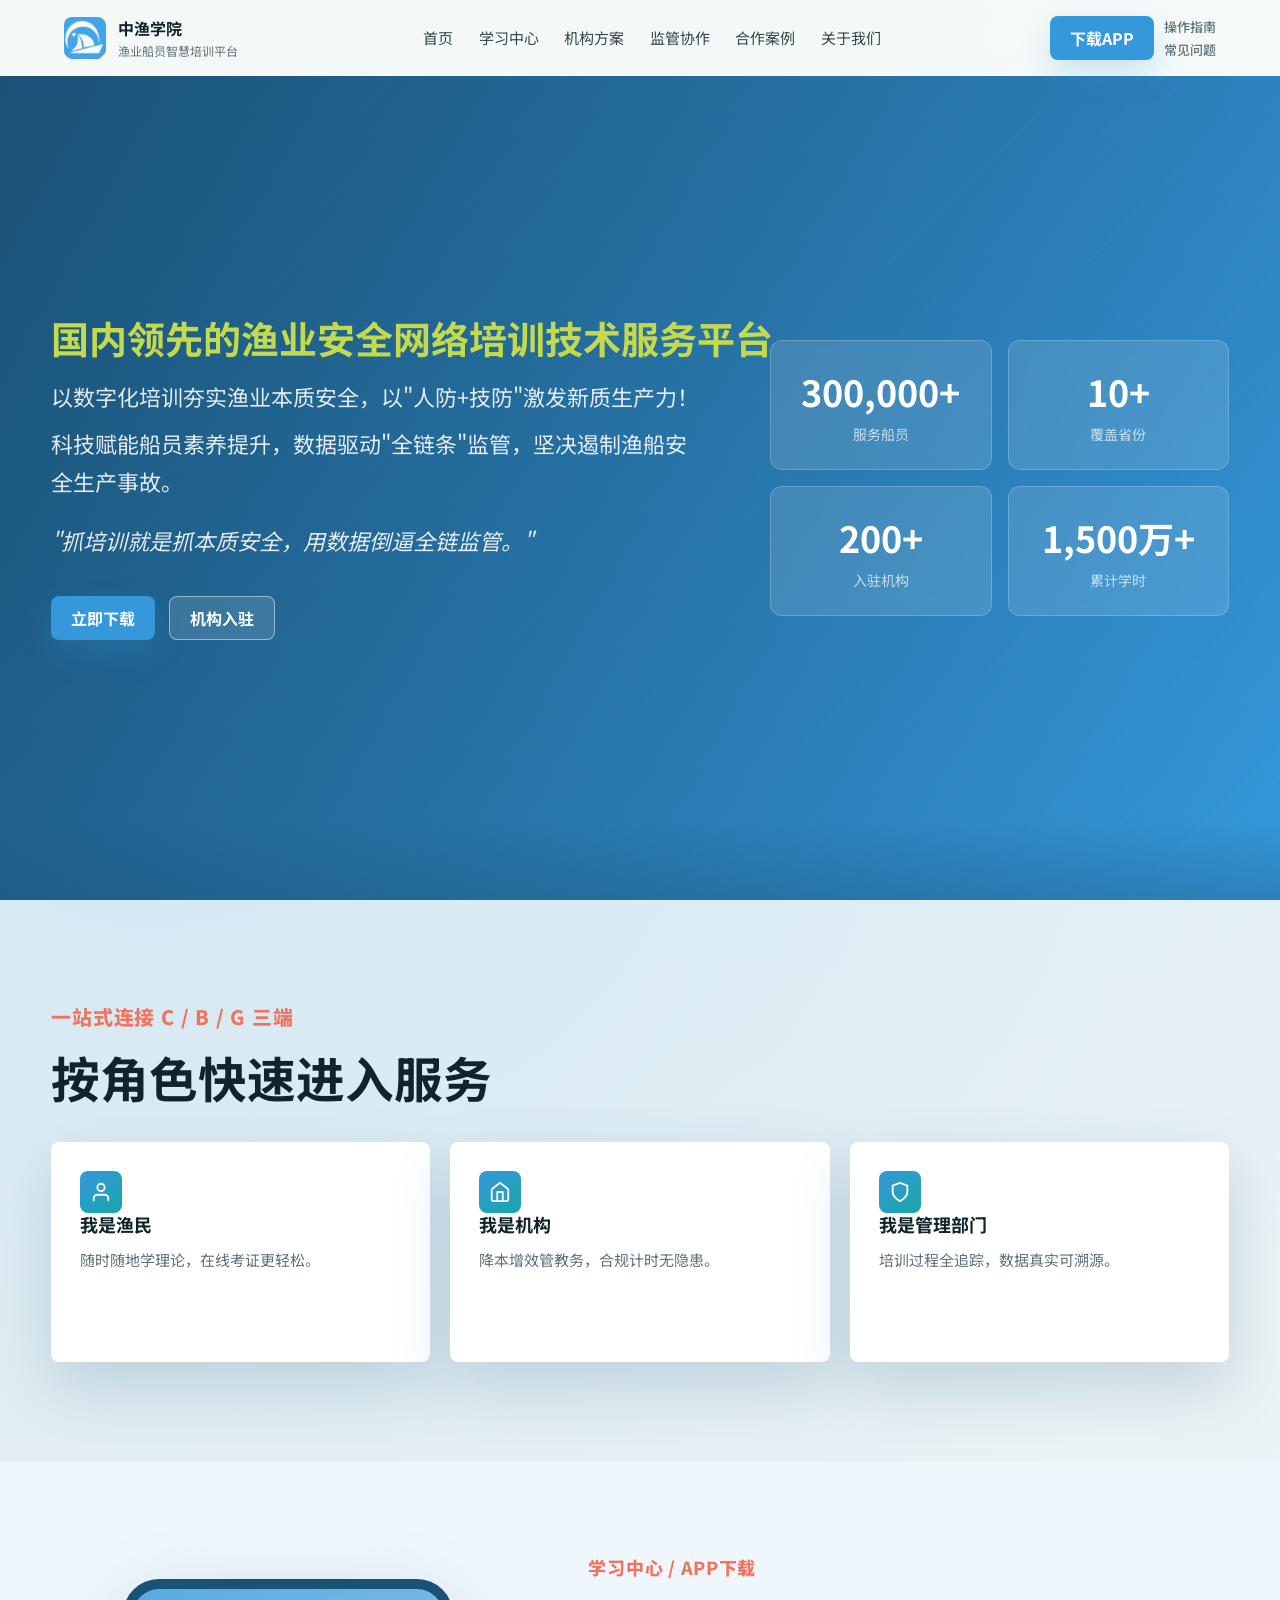
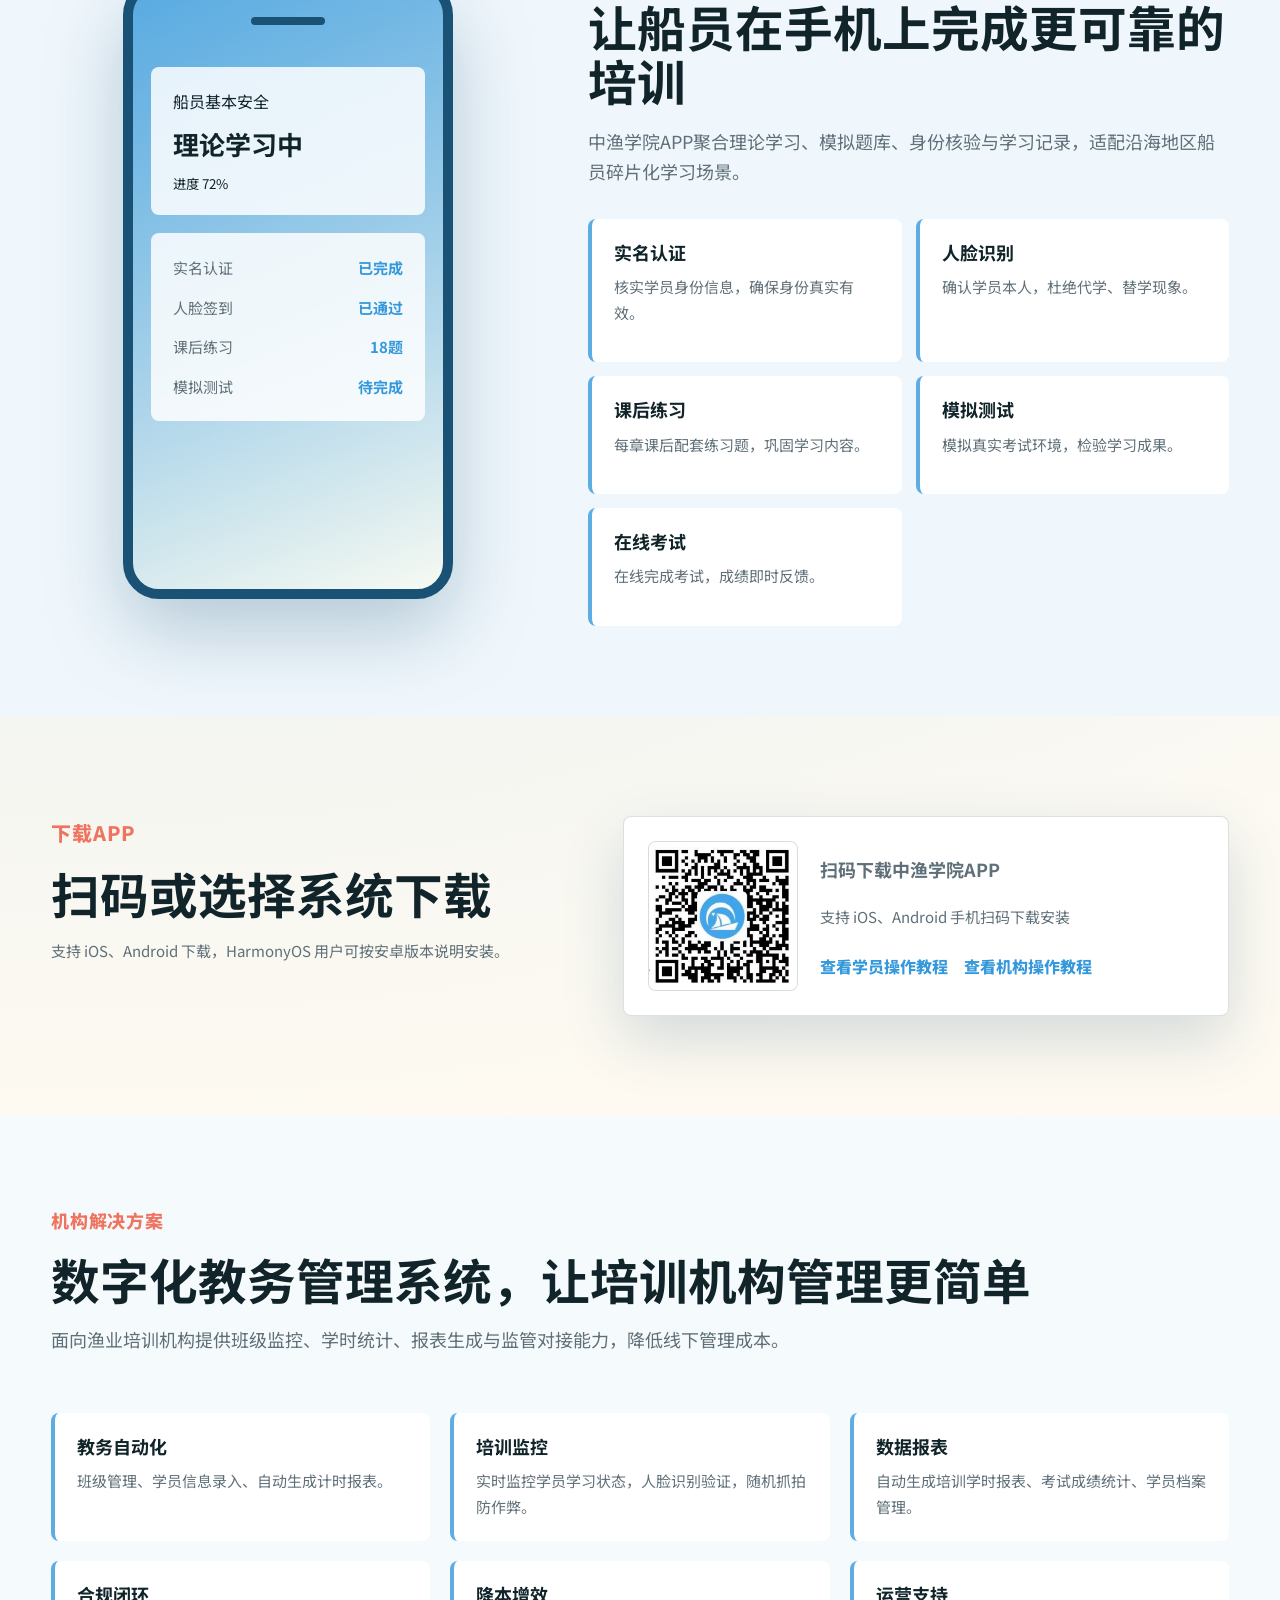
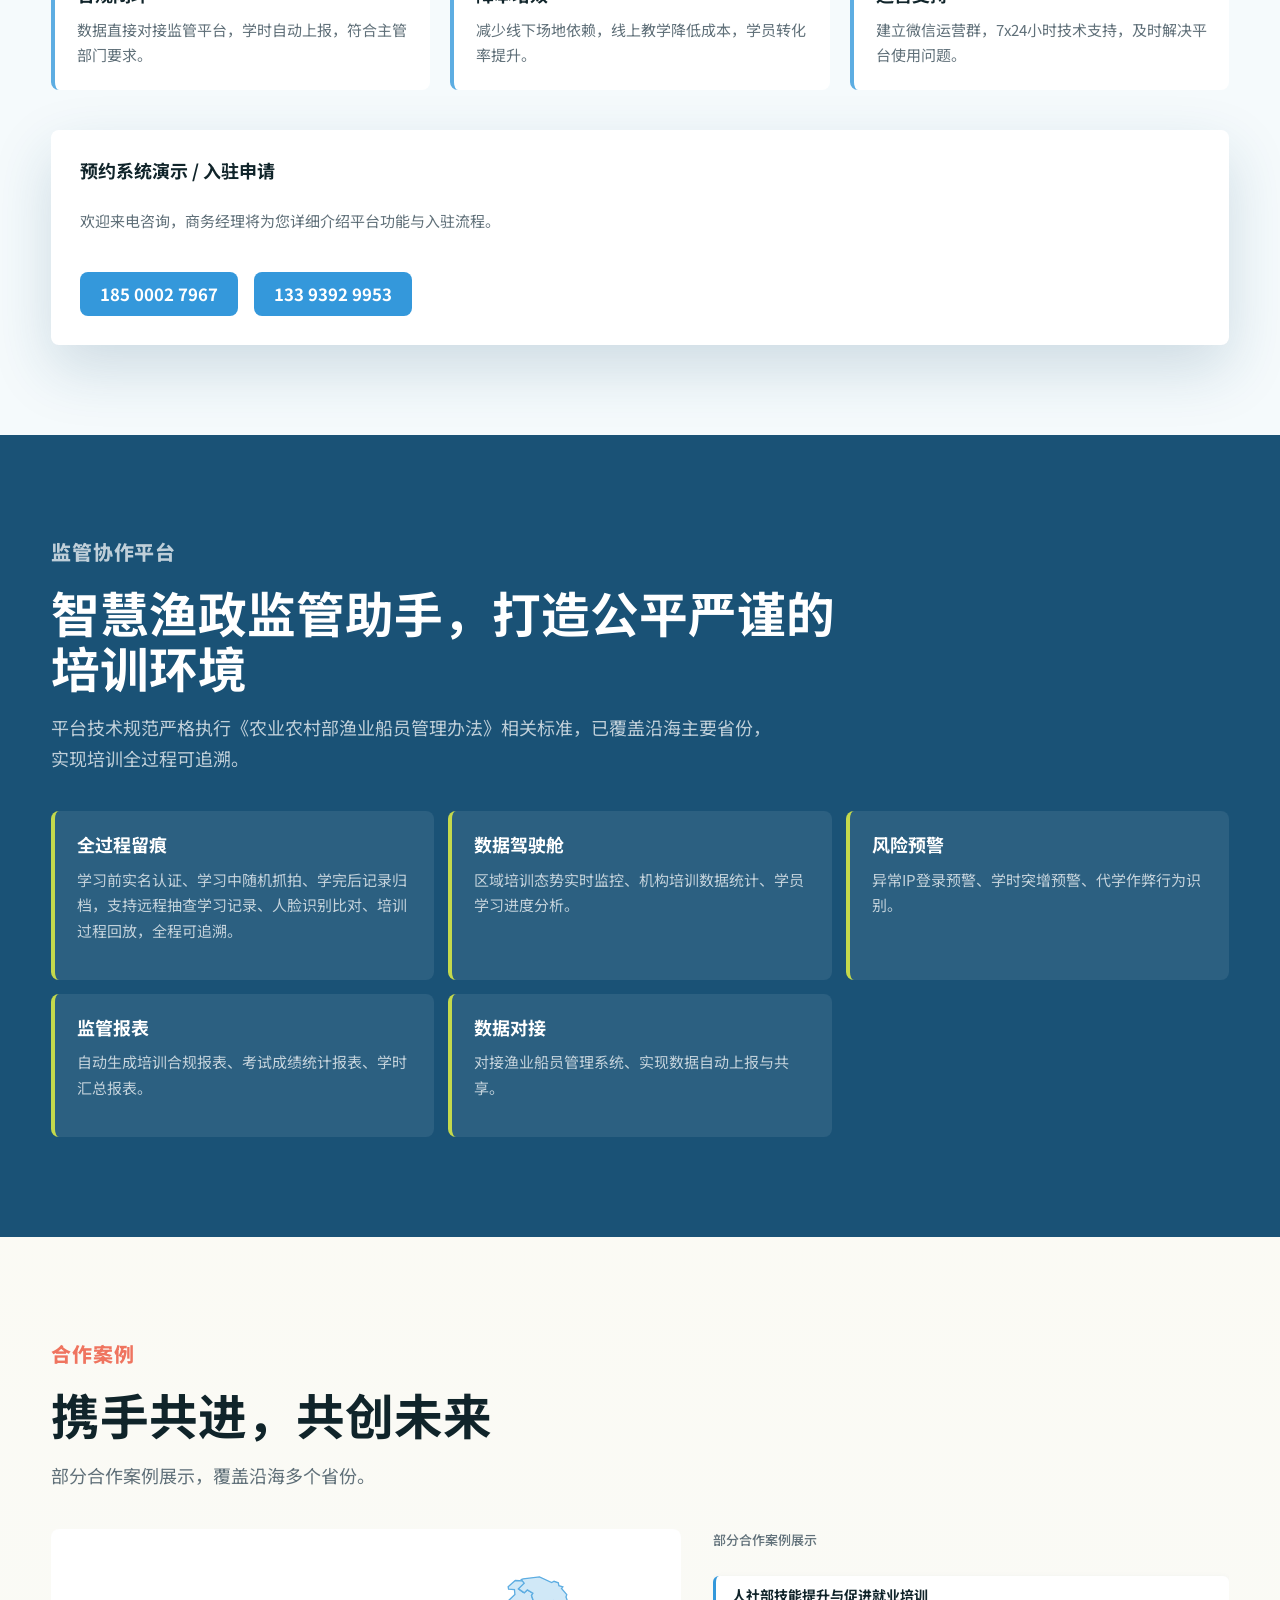
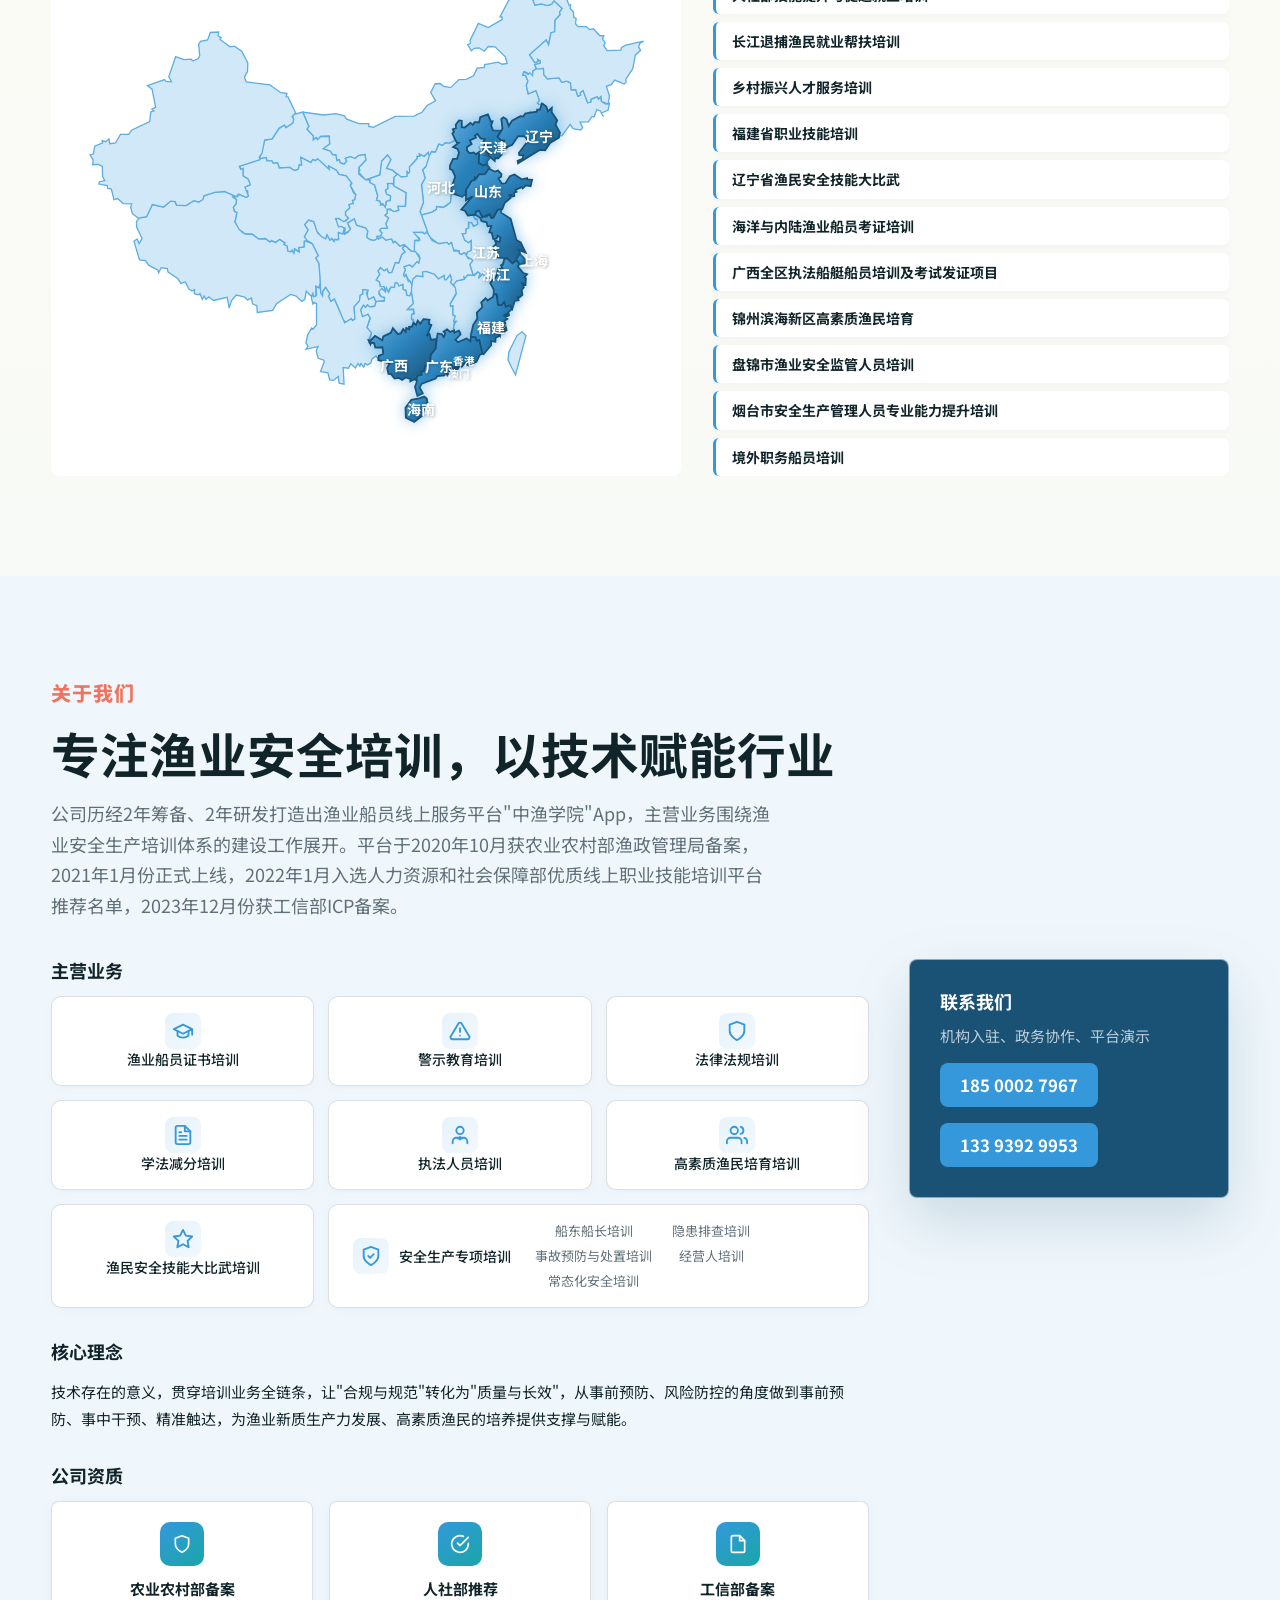
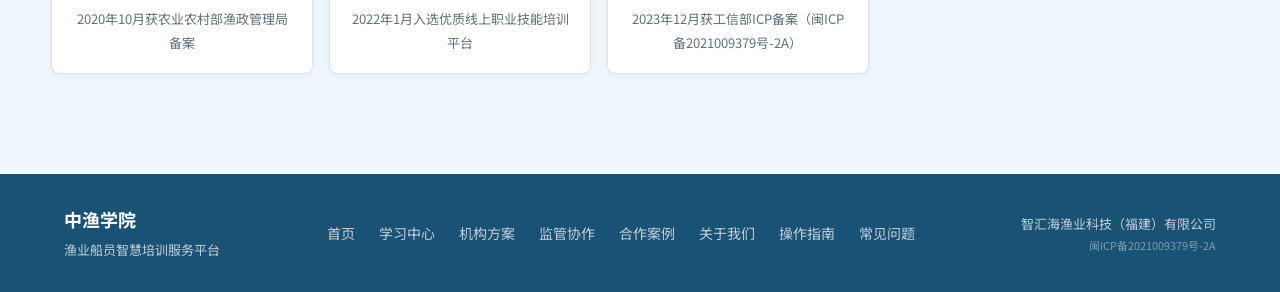
<file: index.html>
<!doctype html>
<html lang="zh-CN">
  <head>
    <meta charset="UTF-8" />
    <meta name="viewport" content="width=device-width, initial-scale=1.0" />
    <meta
      name="description"
      content="中渔学院官网 - 专业渔业船员线上培训服务平台，连接船员、培训机构与监管部门。"
    />
    <link rel="canonical" href="https://www.zhongyuxueyuan.com/" />
    <meta property="og:type" content="website" />
    <meta property="og:title" content="渔业船员培训平台 | 中渔学院 - 线上培训·在线考证·监管合规" />
    <meta property="og:description" content="专业渔业船员线上培训服务平台，连接船员、培训机构与监管部门。服务船员300,000+，覆盖10+省份。" />
    <meta property="og:url" content="https://www.zhongyuxueyuan.com/" />
    <meta property="og:image" content="https://www.zhongyuxueyuan.com/logo.png" />
    <meta property="og:locale" content="zh_CN" />
    <meta property="og:site_name" content="中渔学院" />
    <meta name="twitter:card" content="summary" />
    <meta name="twitter:title" content="渔业船员培训平台 | 中渔学院 - 线上培训·在线考证·监管合规" />
    <meta name="twitter:description" content="专业渔业船员线上培训服务平台，连接船员、培训机构与监管部门。" />
    <title>渔业船员培训平台 | 中渔学院 - 线上培训·在线考证·监管合规</title>
    <link rel="preconnect" href="https://fonts.googleapis.com" />
    <link rel="preconnect" href="https://fonts.gstatic.com" crossorigin />
    <link
      href="https://fonts.googleapis.com/css2?family=Noto+Sans+SC:wght@300;400;500;700;800&display=swap"
      rel="stylesheet"
    />
    <link rel="stylesheet" href="./styles.css" />
    <script type="application/ld+json">
    {
      "@context": "https://schema.org",
      "@graph": [
        {
          "@type": "Organization",
          "name": "中渔学院",
          "alternateName": "渔业船员智慧培训平台",
          "url": "https://www.zhongyuxueyuan.com/",
          "logo": "https://www.zhongyuxueyuan.com/logo.png",
          "description": "专业渔业船员线上培训服务平台，连接船员、培训机构与监管部门，提供理论学习、人脸识别签到、模拟测试、在线考试等功能。",
          "contactPoint": [
            {
              "@type": "ContactPoint",
              "telephone": "+86-185-0002-7967",
              "contactType": "customer service",
              "areaServed": "CN",
              "availableLanguage": "Chinese"
            },
            {
              "@type": "ContactPoint",
              "telephone": "+86-133-9392-9953",
              "contactType": "sales",
              "areaServed": "CN",
              "availableLanguage": "Chinese"
            }
          ]
        },
        {
          "@type": "SoftwareApplication",
          "name": "中渔学院",
          "applicationCategory": "EducationApplication",
          "operatingSystem": "iOS, Android, HarmonyOS",
          "description": "渔业船员线上培训APP，提供理论学习、实名认证、人脸识别签到、课后练习、模拟测试、在线考试等完整培训流程。",
          "offers": {
            "@type": "Offer",
            "price": "0",
            "priceCurrency": "CNY"
          },
          "aggregateRating": {
            "@type": "AggregateRating",
            "ratingValue": "4.8",
            "ratingCount": "300000"
          }
        },
        {
          "@type": "WebPage",
          "name": "中渔学院 - 专业渔业船员线上培训服务平台",
          "description": "中渔学院官网 - 专业渔业船员线上培训服务平台，连接船员、培训机构与监管部门。"
        }
      ]
    }
    </script>
  </head>
  <body>
    <header class="site-header">
      <a class="brand" href="#home" aria-label="中渔学院首页">
        <img class="brand-mark" src="./logo.png" alt="中渔学院" width="42" height="42" />
        <span>
          <strong>中渔学院</strong>
          <small>渔业船员智慧培训平台</small>
        </span>
      </a>
      <nav class="site-nav" aria-label="主导航">
        <a href="#home">首页</a>
        <a href="#learning">学习中心</a>
        <a href="#institution">机构方案</a>
        <a href="#supervision">监管协作</a>
        <a href="#cooperation">合作案例</a>
        <a href="#about">关于我们</a>
      </nav>
      <div class="nav-actions-group">
        <a class="nav-action" href="#download">下载APP</a>
        <div class="nav-help-links">
          <a href="./help-student.html">操作指南</a>
          <a href="./faq.html">常见问题</a>
        </div>
      </div>
      <button class="menu-toggle" type="button" aria-label="打开导航菜单" aria-expanded="false">
        <span></span><span></span><span></span>
      </button>
    </header>

    <main>
      <section id="home" class="hero section-band">
        <div class="hero-content">
          <h1 style="font-size:clamp(20px,3.8vw,38px);color:var(--lime);white-space:nowrap;letter-spacing:0">国内领先的渔业安全网络培训技术服务平台</h1>
          <p style="color:rgba(255,255,255,0.88);font-size:clamp(17px,2vw,22px);margin-bottom:10px">以数字化培训夯实渔业本质安全，以"人防+技防"激发新质生产力！</p>
          <p class="hero-copy">科技赋能船员素养提升，数据驱动"全链条"监管，坚决遏制渔船安全生产事故。</p>
          <p style="color:rgba(255,255,255,0.88);font-size:clamp(17px,2vw,22px);font-style:italic">"抓培训就是抓本质安全，用数据倒逼全链监管。"</p>
          <div class="hero-actions">
            <a class="btn primary" href="#download">立即下载</a>
            <a class="btn ghost" href="#institution">机构入驻</a>
          </div>
        </div>
        <div class="hero-metrics" aria-label="平台核心数据">
          <div class="hero-metric">
            <strong>300,000+</strong>
            <span>服务船员</span>
          </div>
          <div class="hero-metric">
            <strong>10+</strong>
            <span>覆盖省份</span>
          </div>
          <div class="hero-metric">
            <strong>200+</strong>
            <span>入驻机构</span>
          </div>
          <div class="hero-metric">
            <strong>1,500万+</strong>
            <span>累计学时</span>
          </div>
        </div>
      </section>

      <section class="quick-entry section-pad reveal" aria-labelledby="entry-title">
        <div class="section-title">
          <p class="eyebrow">一站式连接 C / B / G 三端</p>
          <h2 id="entry-title">按角色快速进入服务</h2>
        </div>
        <div class="entry-grid">
          <a class="entry-card" href="#learning">
            <span class="icon">
              <svg xmlns="http://www.w3.org/2000/svg" viewBox="0 0 24 24" fill="none" stroke="currentColor" stroke-width="2" stroke-linecap="round" stroke-linejoin="round" width="24" height="24"><path d="M20 21v-2a4 4 0 0 0-4-4H8a4 4 0 0 0-4 4v2"/><circle cx="12" cy="7" r="4"/></svg>
            </span>
            <h3>我是渔民</h3>
            <p>随时随地学理论，在线考证更轻松。</p>
          </a>
          <a class="entry-card" href="#institution">
            <span class="icon">
              <svg xmlns="http://www.w3.org/2000/svg" viewBox="0 0 24 24" fill="none" stroke="currentColor" stroke-width="2" stroke-linecap="round" stroke-linejoin="round" width="24" height="24"><path d="M3 9l9-7 9 7v11a2 2 0 0 1-2 2H5a2 2 0 0 1-2-2z"/><polyline points="9 22 9 12 15 12 15 22"/></svg>
            </span>
            <h3>我是机构</h3>
            <p>降本增效管教务，合规计时无隐患。</p>
          </a>
          <a class="entry-card" href="#supervision">
            <span class="icon">
              <svg xmlns="http://www.w3.org/2000/svg" viewBox="0 0 24 24" fill="none" stroke="currentColor" stroke-width="2" stroke-linecap="round" stroke-linejoin="round" width="24" height="24"><path d="M12 22s8-4 8-10V5l-8-3-8 3v7c0 6 8 10 8 10z"/></svg>
            </span>
            <h3>我是管理部门</h3>
            <p>培训过程全追踪，数据真实可溯源。</p>
          </a>
        </div>
      </section>

      <section id="learning" class="learning section-band reveal">
        <div class="phone-shell" aria-label="中渔学院APP界面示意">
          <div class="phone-status"></div>
          <div class="app-card active">
            <span>船员基本安全</span>
            <strong>理论学习中</strong>
            <small>进度 72%</small>
          </div>
          <div class="app-list">
            <p>实名认证 <b>已完成</b></p>
            <p>人脸签到 <b>已通过</b></p>
            <p>课后练习 <b>18题</b></p>
            <p>模拟测试 <b>待完成</b></p>
          </div>
        </div>
        <div class="section-copy">
          <p class="eyebrow">学习中心 / APP下载</p>
          <h2>让船员在手机上完成更可靠的培训</h2>
          <p>
            中渔学院APP聚合理论学习、模拟题库、身份核验与学习记录，适配沿海地区船员碎片化学习场景。
          </p>
          <div class="feature-list">
            <article>
              <h3>实名认证</h3>
              <p>核实学员身份信息，确保身份真实有效。</p>
            </article>
            <article>
              <h3>人脸识别</h3>
              <p>确认学员本人，杜绝代学、替学现象。</p>
            </article>
            <article>
              <h3>课后练习</h3>
              <p>每章课后配套练习题，巩固学习内容。</p>
            </article>
            <article>
              <h3>模拟测试</h3>
              <p>模拟真实考试环境，检验学习成果。</p>
            </article>
            <article>
              <h3>在线考试</h3>
              <p>在线完成考试，成绩即时反馈。</p>
            </article>
          </div>
        </div>
      </section>

      <section id="download" class="download section-pad reveal" aria-labelledby="download-title">
        <div class="download-copy">
          <p class="eyebrow">下载APP</p>
          <h2 id="download-title">扫码或选择系统下载</h2>
          <p>支持 iOS、Android 下载，HarmonyOS 用户可按安卓版本说明安装。</p>
        </div>
        <div class="download-box">
          <div class="qr">
            <img src="./qrcode.jpg" alt="中渔学院APP下载二维码" width="150" height="150" style="border-radius:4px;" />
          </div>
          <div class="download-actions">
            <p style="font-weight:700;font-size:18px;margin-bottom:8px;">扫码下载中渔学院APP</p>
            <p style="margin-bottom:0;">支持 iOS、Android 手机扫码下载安装</p>
            <div class="link-group">
            <a class="manual-link" href="./help-student.html">查看学员操作教程</a>
            <a class="manual-link" href="./help-institution.html">查看机构操作教程</a>
          </div>
          </div>
        </div>
      </section>

      <section id="institution" class="solution section-band reveal">
        <div class="section-copy">
          <p class="eyebrow">机构解决方案</p>
          <h2>数字化教务管理系统，让培训机构管理更简单</h2>
          <p style="max-width:none">
            面向渔业培训机构提供班级监控、学时统计、报表生成与监管对接能力，降低线下管理成本。
          </p>
        </div>
        <div class="value-grid">
          <article>
            <h3>教务自动化</h3>
            <p>班级管理、学员信息录入、自动生成计时报表。</p>
          </article>
          <article>
            <h3>培训监控</h3>
            <p>实时监控学员学习状态，人脸识别验证，随机抓拍防作弊。</p>
          </article>
          <article>
            <h3>数据报表</h3>
            <p>自动生成培训学时报表、考试成绩统计、学员档案管理。</p>
          </article>
          <article>
            <h3>合规闭环</h3>
            <p>数据直接对接监管平台，学时自动上报，符合主管部门要求。</p>
          </article>
          <article>
            <h3>降本增效</h3>
            <p>减少线下场地依赖，线上教学降低成本，学员转化率提升。</p>
          </article>
          <article>
            <h3>运营支持</h3>
            <p>建立微信运营群，7x24小时技术支持，及时解决平台使用问题。</p>
          </article>
        </div>
        <div class="lead-form">
          <h3>预约系统演示 / 入驻申请</h3>
          <p>欢迎来电咨询，商务经理将为您详细介绍平台功能与入驻流程。</p>
          <div class="contact-phones">
            <a href="tel:18500027967">185 0002 7967</a>
            <a href="tel:13393929953">133 9392 9953</a>
          </div>
        </div>
      </section>

      <section id="supervision" class="supervision section-pad reveal">
        <div class="section-title">
          <p class="eyebrow">监管协作平台</p>
          <h2>智慧渔政监管助手，打造公平严谨的培训环境</h2>
          <p>平台技术规范严格执行《农业农村部渔业船员管理办法》相关标准，已覆盖沿海主要省份，实现培训全过程可追溯。</p>
        </div>
        <div class="feature-list dark supervision-features">
          <article>
            <h3>全过程留痕</h3>
            <p>学习前实名认证、学习中随机抓拍、学完后记录归档，支持远程抽查学习记录、人脸识别比对、培训过程回放，全程可追溯。</p>
          </article>
          <article>
            <h3>数据驾驶舱</h3>
            <p>区域培训态势实时监控、机构培训数据统计、学员学习进度分析。</p>
          </article>
          <article>
            <h3>风险预警</h3>
            <p>异常IP登录预警、学时突增预警、代学作弊行为识别。</p>
          </article>
          <article>
            <h3>监管报表</h3>
            <p>自动生成培训合规报表、考试成绩统计报表、学时汇总报表。</p>
          </article>
          <article>
            <h3>数据对接</h3>
            <p>对接渔业船员管理系统、实现数据自动上报与共享。</p>
          </article>
        </div>
      </section>

      <section id="cooperation" class="cooperation section-pad reveal">
        <div class="section-title">
          <p class="eyebrow">合作案例</p>
          <h2>携手共进，共创未来</h2>
          <p>部分合作案例展示，覆盖沿海多个省份。</p>
        </div>
        <div class="cooperation-layout">
          <div class="map-visual" aria-label="核心合作区域地图示意">
            <div class="map-background">
                                                        <svg class="china-map-svg" viewBox="0 0 680 560" role="img" aria-label="中国地图">
                <defs>
                  <linearGradient id="blueGradient" x1="0%" y1="0%" x2="100%" y2="100%">
                    <stop offset="0%" stop-color="#5dade2" />
                    <stop offset="50%" stop-color="#2980b9" />
                    <stop offset="100%" stop-color="#1a5276" />
                  </linearGradient>
                </defs>
                <path class="province" d="M474.1,209.4 L475.8,208.2 L470.2,207.5 L467.0,202.5 L463.8,204.4 L465.0,206.7 L457.8,209.9 L460.0,213.9 L454.7,217.3 L455.4,223.5 L464.8,225.7 L468.4,223.5 L470.0,220.9 L468.3,217.2 L474.1,215.7 L474.1,209.4 Z" />
                <path class="province" d="M402.8,295.0 L415.0,291.6 L420.0,288.5 L420.0,285.3 L427.3,286.3 L436.0,280.3 L437.1,269.8 L434.4,264.8 L437.5,262.7 L441.3,251.0 L438.1,243.9 L435.2,242.5 L435.4,238.3 L438.8,231.0 L443.4,230.9 L445.7,223.8 L443.9,219.6 L438.9,217.5 L445.3,212.7 L443.0,212.3 L441.2,207.1 L440.5,210.1 L435.3,212.7 L429.9,212.4 L427.0,215.3 L422.5,214.0 L418.7,223.1 L414.2,222.5 L410.6,226.2 L407.8,239.8 L404.1,243.6 L407.0,252.7 L402.8,260.3 L405.1,280.3 L401.2,291.0 L402.8,295.0 Z" />
                <path class="province" d="M267.5,177.6 L274.4,194.0 L272.2,197.1 L279.4,204.5 L279.5,209.5 L282.8,206.6 L284.2,209.0 L288.0,205.4 L297.6,205.1 L298.2,213.7 L290.8,219.3 L299.0,222.2 L301.6,226.3 L305.1,226.2 L306.4,232.8 L309.1,231.7 L310.1,235.2 L314.7,236.9 L317.7,233.6 L316.0,230.4 L321.6,228.4 L327.3,230.6 L330.7,227.3 L338.4,226.0 L339.5,232.2 L331.5,240.5 L332.7,244.1 L330.9,245.8 L339.3,254.8 L355.5,249.2 L357.6,233.3 L364.1,226.6 L367.9,231.6 L362.9,241.8 L370.1,244.1 L378.7,251.4 L386.4,250.9 L386.6,245.6 L388.0,247.4 L389.4,246.0 L389.2,240.1 L398.1,230.5 L397.9,228.1 L401.1,228.0 L400.4,225.5 L405.3,228.2 L410.5,223.6 L410.0,226.6 L412.6,226.0 L414.2,222.5 L418.7,223.1 L422.5,214.0 L427.0,215.3 L429.9,212.4 L434.7,212.9 L440.5,210.1 L438.5,197.4 L442.2,196.0 L441.9,192.0 L445.6,187.1 L448.7,187.6 L448.7,194.8 L452.2,195.2 L458.6,189.9 L461.3,192.2 L463.5,189.1 L468.5,189.4 L469.8,183.3 L478.5,180.2 L482.0,188.5 L483.8,188.2 L482.2,192.9 L484.7,198.9 L493.1,199.3 L495.3,195.2 L493.5,186.2 L496.2,183.5 L499.7,185.9 L502.3,193.4 L506.1,187.5 L515.5,182.2 L518.7,182.8 L521.1,179.2 L525.8,179.2 L526.2,177.0 L530.5,178.8 L537.9,174.7 L539.2,169.4 L535.2,167.7 L537.5,165.6 L536.0,158.1 L533.3,153.1 L524.5,156.7 L522.3,147.3 L524.2,142.1 L521.5,136.1 L518.1,135.3 L520.2,131.4 L529.4,136.0 L529.9,130.7 L533.8,128.2 L532.0,123.5 L538.2,121.9 L538.2,119.0 L535.1,117.4 L535.8,119.7 L532.0,121.3 L526.0,112.4 L544.9,95.4 L547.7,101.0 L550.5,87.1 L554.7,86.1 L555.1,73.0 L561.0,66.4 L560.2,63.7 L563.3,59.5 L553.8,50.7 L551.1,54.7 L546.4,56.2 L539.3,54.4 L532.0,55.6 L528.2,44.8 L529.8,42.2 L523.5,38.4 L518.8,41.2 L513.4,37.2 L519.6,31.2 L518.5,28.0 L509.7,27.6 L501.6,34.7 L502.1,37.4 L508.8,38.1 L509.3,43.5 L502.2,50.4 L492.3,68.9 L494.7,69.3 L494.6,72.1 L478.8,81.3 L467.7,76.6 L458.3,95.7 L458.5,99.4 L455.5,100.9 L459.7,107.6 L463.0,104.9 L468.4,104.6 L474.5,108.2 L478.9,102.9 L486.6,103.2 L498.4,114.6 L500.4,122.1 L494.9,123.1 L490.2,120.6 L474.9,123.4 L474.4,126.6 L466.3,127.5 L462.1,136.2 L453.8,140.4 L445.5,140.5 L436.1,149.7 L428.1,148.3 L423.9,145.0 L418.4,145.3 L413.4,155.3 L418.9,164.8 L409.3,170.0 L403.4,177.8 L394.2,182.3 L372.9,182.5 L347.8,195.0 L342.8,193.9 L342.9,190.8 L331.5,190.7 L317.7,185.7 L314.9,181.8 L305.3,179.4 L291.5,180.9 L267.5,177.6 Z" />
                <path class="province" d="M599.6,183.1 L602.6,174.7 L606.5,176.3 L610.3,182.9 L607.8,178.6 L615.4,175.6 L617.2,167.6 L612.5,168.4 L607.9,165.4 L607.4,159.8 L604.5,162.7 L603.2,160.0 L596.0,163.0 L595.8,166.2 L592.2,167.0 L587.0,153.0 L583.7,155.4 L584.1,158.5 L581.0,159.4 L578.7,152.1 L573.5,152.3 L572.6,144.2 L568.5,142.4 L562.7,143.7 L559.5,138.7 L546.3,139.7 L542.3,135.0 L541.8,127.6 L534.5,127.8 L529.9,130.7 L529.4,136.0 L526.3,132.9 L524.4,134.6 L519.3,131.8 L518.1,135.3 L521.5,136.1 L524.2,142.1 L522.3,147.3 L524.5,156.7 L533.3,153.1 L537.3,164.6 L535.1,166.8 L536.3,168.8 L540.8,168.1 L545.1,171.4 L547.0,176.9 L551.3,172.8 L551.2,177.7 L557.5,187.1 L555.7,193.7 L560.6,201.0 L558.5,204.9 L563.1,204.4 L572.3,191.7 L575.6,196.4 L584.4,198.1 L586.5,195.1 L583.5,189.0 L593.0,188.7 L597.2,182.5 L599.6,183.1 Z" />
                <path class="province" d="M537.8,128.5 L541.8,127.6 L542.3,135.0 L546.3,139.7 L559.5,138.7 L562.7,143.7 L568.5,142.4 L572.6,144.2 L573.5,152.3 L578.7,152.1 L581.0,159.4 L584.1,158.5 L583.7,155.4 L587.0,153.0 L592.2,167.0 L595.8,166.2 L596.0,163.0 L603.2,160.0 L604.5,162.7 L607.4,159.8 L607.9,165.4 L615.4,168.6 L617.1,159.7 L613.6,148.2 L619.1,146.4 L623.0,141.2 L633.9,145.7 L635.8,144.2 L635.9,139.9 L643.7,128.1 L646.5,112.7 L652.6,107.2 L650.3,103.3 L651.6,99.4 L655.9,96.8 L635.7,101.2 L630.9,103.9 L629.9,107.1 L614.2,107.5 L610.5,101.6 L612.3,98.8 L609.2,94.3 L610.6,90.5 L606.1,90.6 L598.7,82.7 L594.3,83.6 L590.8,80.2 L581.3,80.3 L578.4,76.9 L579.1,71.0 L576.4,69.6 L576.0,63.6 L572.2,59.2 L572.8,55.5 L571.1,56.1 L567.5,46.5 L568.4,43.8 L562.4,36.8 L563.9,34.8 L559.4,33.5 L558.8,30.3 L553.9,28.5 L551.2,30.0 L537.3,23.5 L518.7,25.8 L516.6,26.6 L519.9,30.6 L513.4,37.2 L520.1,41.7 L523.5,38.4 L529.8,42.2 L528.2,44.8 L532.0,55.6 L539.3,54.4 L546.4,56.2 L551.1,54.7 L553.8,50.7 L563.3,59.5 L560.2,63.7 L561.0,66.4 L555.1,73.0 L554.7,86.1 L550.5,87.1 L547.7,101.0 L544.9,95.4 L526.0,112.4 L532.3,121.4 L535.8,119.7 L535.1,117.4 L538.2,119.0 L538.2,121.9 L532.0,123.5 L533.8,128.2 L537.8,128.5 Z" />
                <path class="province" d="M466.5,303.4 L466.8,305.2 L461.9,307.8 L459.9,303.5 L456.8,302.8 L456.6,309.6 L453.6,310.8 L453.0,316.1 L449.1,316.1 L452.1,323.8 L456.5,326.5 L459.4,324.2 L459.4,334.9 L455.2,337.0 L453.9,341.6 L460.9,346.4 L457.9,351.1 L461.7,363.5 L467.1,359.8 L469.5,361.7 L467.7,367.2 L472.8,362.0 L476.1,366.8 L480.8,367.0 L482.8,369.6 L490.0,361.8 L489.8,356.4 L495.2,355.6 L493.5,352.2 L497.5,346.3 L494.6,342.3 L488.9,343.3 L489.6,337.7 L484.5,333.3 L488.0,327.6 L486.6,323.9 L491.9,325.8 L492.9,320.5 L489.5,318.6 L488.5,321.7 L484.6,322.0 L483.0,315.2 L480.2,314.7 L482.4,307.4 L478.2,307.8 L477.0,303.2 L472.5,302.6 L464.7,294.3 L462.0,297.1 L466.3,299.8 L466.5,303.4 Z" />
                <path class="province" d="M482.8,369.6 L480.8,367.0 L476.1,366.8 L472.8,362.0 L467.7,367.2 L469.5,361.7 L467.1,359.8 L463.2,364.0 L455.3,363.2 L453.0,366.4 L451.2,365.4 L451.7,368.0 L443.0,370.0 L439.4,373.9 L442.4,385.0 L435.5,396.1 L435.9,399.0 L438.5,398.4 L438.4,408.7 L441.0,410.1 L439.5,416.1 L442.3,416.1 L439.0,421.9 L440.0,428.6 L445.4,426.6 L447.5,428.6 L441.6,437.0 L444.2,439.9 L454.3,435.5 L458.7,438.8 L458.8,429.6 L466.9,411.4 L465.9,406.2 L472.3,399.8 L470.6,395.0 L475.9,389.8 L478.1,392.4 L484.4,388.3 L485.7,384.9 L484.5,377.9 L481.2,373.8 L482.8,369.6 Z" />
                <path class="province" d="M426.7,327.2 L431.8,326.1 L434.0,328.4 L437.1,326.4 L438.3,334.5 L445.8,335.7 L445.6,338.6 L448.3,340.0 L451.8,337.9 L453.2,341.1 L455.2,337.0 L459.2,335.5 L459.4,324.2 L456.5,326.5 L452.1,323.8 L449.1,316.1 L453.2,315.8 L453.6,310.8 L456.6,309.6 L456.3,303.2 L459.9,303.5 L463.0,307.5 L466.9,305.1 L466.3,299.8 L464.1,299.8 L461.4,295.0 L455.4,295.3 L452.3,289.9 L448.2,288.6 L461.3,273.4 L453.8,278.1 L454.8,272.5 L451.4,272.0 L449.2,274.2 L437.1,269.8 L436.0,280.3 L430.9,284.6 L427.3,286.3 L420.0,285.3 L420.0,288.5 L415.0,291.6 L402.8,295.0 L411.7,319.6 L421.0,326.9 L426.7,327.2 Z" />
                <path class="province" d="M409.6,315.5 L395.0,314.0 L393.1,315.8 L400.5,321.3 L399.1,324.5 L395.1,323.7 L393.7,328.0 L394.6,336.2 L400.1,340.7 L400.9,344.3 L399.7,349.5 L397.8,348.0 L392.3,354.0 L389.1,351.5 L382.8,353.9 L384.4,357.3 L382.2,363.2 L383.6,365.1 L385.1,363.0 L390.1,372.8 L391.4,373.5 L396.6,364.4 L404.6,365.1 L404.0,360.1 L407.6,359.1 L417.4,362.4 L422.3,367.8 L428.6,363.9 L429.1,368.5 L431.1,368.8 L435.5,363.1 L437.3,368.9 L435.8,371.7 L438.8,374.8 L443.0,370.0 L451.7,368.0 L451.2,365.4 L453.0,366.4 L455.3,363.2 L461.7,363.5 L457.9,351.1 L461.1,347.2 L459.0,344.5 L456.1,344.5 L451.8,337.9 L448.3,340.0 L445.6,338.6 L445.8,335.7 L439.7,335.9 L437.1,326.4 L434.0,328.4 L431.8,326.1 L422.7,327.7 L415.0,323.8 L409.6,315.5 Z" />
                <path class="province" d="M419.6,436.3 L421.3,429.9 L426.1,430.7 L428.3,434.0 L430.0,429.7 L428.1,427.7 L432.1,425.2 L435.6,428.2 L439.3,426.2 L439.9,418.0 L442.3,416.1 L439.5,416.1 L441.0,410.1 L438.4,408.7 L438.5,398.4 L435.9,399.0 L435.5,396.1 L442.4,383.9 L441.4,377.7 L435.8,371.7 L437.3,368.9 L435.5,363.1 L431.1,368.8 L429.1,368.5 L428.5,364.0 L422.3,367.8 L417.4,362.4 L407.6,359.1 L404.0,360.1 L404.6,365.1 L397.5,364.2 L393.1,367.7 L390.6,380.5 L393.4,395.8 L386.5,402.7 L393.5,402.0 L394.8,407.4 L391.5,408.2 L391.4,413.5 L393.4,413.7 L395.7,420.0 L398.6,415.4 L401.5,418.8 L405.1,413.5 L412.0,414.3 L411.1,418.9 L414.1,420.3 L408.8,432.9 L411.9,430.4 L413.7,437.3 L419.6,436.3 Z" />
                <path class="province" d="M361.8,382.1 L362.8,377.7 L363.7,382.6 L365.6,382.9 L366.6,378.4 L371.5,378.0 L374.0,372.1 L377.0,375.8 L381.5,374.1 L381.8,379.9 L384.9,380.7 L386.3,386.5 L389.5,386.9 L391.4,382.5 L391.8,374.3 L389.3,369.5 L387.8,370.6 L385.1,363.0 L383.6,365.1 L382.2,363.2 L384.4,357.3 L382.8,353.9 L389.1,351.5 L392.3,354.0 L397.8,348.0 L399.7,349.5 L400.9,344.3 L396.1,336.6 L391.5,336.3 L383.6,329.4 L381.1,332.8 L384.0,337.1 L380.4,339.6 L376.9,349.6 L373.1,348.9 L368.7,360.4 L365.4,360.5 L363.7,356.4 L360.3,358.3 L356.1,354.7 L353.3,358.4 L355.2,362.5 L351.1,368.9 L354.8,371.1 L355.8,376.2 L360.0,376.6 L361.8,382.1 Z" />
                <path class="province" d="M308.4,401.1 L313.2,415.0 L318.1,417.3 L322.8,413.0 L324.2,415.2 L327.2,412.9 L326.0,399.6 L332.2,392.5 L333.1,386.3 L336.2,385.1 L335.9,380.0 L341.8,380.6 L340.6,388.9 L343.3,391.9 L348.3,388.2 L350.8,393.8 L361.1,392.3 L360.0,387.7 L356.8,387.9 L354.2,384.9 L357.6,378.7 L361.8,382.7 L360.0,376.6 L355.8,376.2 L354.8,371.1 L351.1,368.9 L355.2,362.5 L353.2,358.7 L356.1,354.7 L360.3,358.3 L363.7,356.4 L365.4,360.5 L368.8,360.3 L373.1,348.9 L376.9,349.6 L380.4,339.6 L384.0,337.1 L381.1,332.8 L383.6,328.8 L378.2,330.2 L372.6,324.7 L370.3,326.1 L368.8,322.1 L362.2,323.5 L358.4,319.9 L353.8,322.3 L352.5,319.0 L349.6,323.4 L344.0,322.8 L340.5,320.3 L341.7,313.3 L339.2,309.4 L328.9,306.4 L326.3,299.2 L318.4,304.1 L321.9,310.2 L319.0,314.8 L315.2,316.3 L315.4,309.3 L313.2,316.5 L308.0,314.8 L308.3,322.8 L303.6,322.6 L303.1,324.7 L300.6,321.5 L298.6,323.6 L295.2,317.3 L293.6,321.8 L284.8,315.8 L280.1,302.4 L274.1,300.7 L269.6,305.9 L273.5,312.1 L269.3,319.5 L270.7,322.9 L278.2,327.4 L285.1,341.2 L282.2,343.9 L285.8,350.0 L287.9,383.5 L290.1,387.0 L290.4,381.8 L293.6,377.5 L298.3,384.9 L296.7,387.5 L299.7,393.5 L303.5,390.7 L308.4,401.1 Z" />
                <path class="province" d="M391.4,382.5 L389.5,386.9 L386.3,386.5 L384.9,380.7 L381.8,379.9 L381.5,374.1 L377.0,375.8 L375.8,372.4 L372.7,372.3 L372.1,377.4 L368.3,376.9 L365.2,383.1 L362.8,377.7 L361.8,382.7 L357.6,378.7 L354.1,382.2 L356.8,387.9 L360.7,388.6 L360.4,392.9 L351.3,393.2 L349.5,398.6 L346.4,399.7 L341.2,397.2 L339.2,400.1 L336.7,397.6 L333.4,403.0 L335.0,409.9 L338.1,410.9 L341.8,408.1 L344.4,412.8 L340.6,423.3 L345.9,429.2 L343.9,437.4 L349.9,432.6 L358.2,437.8 L359.4,433.2 L367.9,429.2 L370.3,423.9 L373.0,429.5 L374.9,428.0 L376.8,430.9 L381.6,425.0 L384.8,428.1 L385.5,423.6 L388.9,425.2 L389.4,422.2 L387.6,422.3 L392.1,422.1 L393.9,416.4 L391.4,413.5 L391.5,408.2 L393.6,407.4 L394.0,403.1 L386.5,402.7 L393.4,395.8 L391.4,382.5 Z" />
                <path class="province" d="M350.8,393.8 L348.3,388.2 L342.6,391.3 L340.0,383.8 L341.8,380.6 L335.9,380.0 L336.2,385.1 L333.1,386.3 L332.2,392.5 L326.0,399.6 L327.0,413.4 L324.2,415.2 L322.8,413.0 L315.3,417.6 L303.5,390.7 L299.7,393.5 L296.7,387.5 L298.3,384.9 L293.6,377.5 L290.4,381.8 L290.1,387.0 L287.9,383.5 L287.4,372.1 L286.0,377.7 L282.4,375.9 L283.3,386.3 L280.0,387.9 L278.1,384.5 L277.4,389.7 L279.2,396.5 L280.5,394.4 L283.2,396.0 L283.2,420.3 L279.2,424.8 L277.7,423.7 L273.1,431.4 L271.2,440.5 L273.5,444.5 L271.2,447.9 L285.0,444.7 L282.9,449.7 L285.1,458.2 L291.6,460.3 L292.0,462.3 L287.8,473.3 L296.2,474.8 L298.2,482.9 L302.4,483.4 L308.0,478.8 L309.0,486.5 L314.6,487.7 L313.6,468.7 L319.7,469.5 L322.2,464.4 L327.5,469.2 L330.5,464.0 L332.6,467.0 L333.8,464.1 L337.1,468.3 L338.6,464.0 L341.3,465.7 L345.0,463.7 L346.5,458.9 L351.0,455.6 L353.2,458.6 L354.2,455.4 L359.4,453.1 L357.9,445.2 L350.3,446.0 L348.8,440.9 L343.3,440.8 L342.5,437.5 L345.9,429.2 L340.6,423.3 L344.3,412.0 L341.8,408.1 L335.6,410.6 L333.4,403.0 L336.7,397.6 L339.2,400.1 L341.2,397.2 L343.7,399.5 L349.5,398.6 L350.8,393.8 Z" />
                <path class="province" d="M191.1,273.7 L178.4,268.1 L167.7,268.9 L156.0,272.5 L149.2,280.0 L143.4,278.5 L134.3,284.2 L123.7,283.6 L122.1,279.7 L117.0,279.0 L108.9,285.9 L96.1,282.9 L89.6,296.8 L81.8,297.6 L78.0,302.4 L78.2,308.6 L84.5,321.8 L81.1,327.5 L78.8,322.2 L75.2,324.7 L81.5,346.0 L88.3,346.9 L92.1,352.3 L102.3,357.4 L103.3,360.7 L106.2,354.9 L113.2,356.0 L114.0,360.0 L125.1,367.1 L128.5,372.8 L133.8,371.2 L137.6,379.1 L141.4,381.5 L144.2,379.9 L144.0,384.6 L149.0,385.9 L150.3,384.3 L153.1,390.9 L155.1,387.2 L157.4,391.0 L160.3,388.1 L165.7,392.3 L181.4,388.6 L183.7,400.9 L186.3,392.5 L191.9,386.1 L201.3,388.5 L204.6,391.6 L209.1,389.5 L210.3,396.2 L215.2,398.3 L215.7,406.0 L233.2,403.6 L237.9,395.6 L253.8,385.4 L259.9,387.3 L266.4,393.3 L269.7,391.3 L271.6,381.8 L277.4,387.5 L279.1,384.1 L280.0,387.9 L282.4,387.2 L282.4,375.9 L286.0,377.7 L287.4,372.1 L286.9,361.9 L285.8,350.0 L282.2,343.9 L285.1,341.2 L278.2,327.4 L269.4,324.2 L268.9,331.2 L262.9,332.1 L263.5,336.9 L257.5,333.7 L257.1,338.0 L255.4,334.9 L253.7,336.8 L250.5,335.9 L249.8,330.0 L246.1,328.3 L247.5,326.6 L241.3,322.6 L236.4,326.1 L232.2,324.0 L230.1,325.5 L225.0,321.7 L217.2,322.0 L209.8,316.5 L203.3,316.8 L198.2,314.2 L190.3,302.9 L192.7,292.0 L189.8,290.8 L188.5,286.1 L191.7,282.4 L192.1,277.2 L188.0,274.7 L191.1,273.7 Z" />
                <path class="province" d="M402.8,295.0 L401.2,291.0 L405.1,280.3 L402.8,260.3 L407.0,252.7 L404.1,243.6 L408.2,238.9 L411.7,227.7 L410.5,223.6 L406.1,228.1 L400.4,225.5 L401.1,228.0 L397.9,228.1 L398.1,230.5 L389.2,240.1 L389.4,246.0 L388.0,247.4 L386.6,245.6 L386.4,250.9 L379.8,251.7 L375.2,247.9 L371.3,251.9 L371.3,261.9 L385.1,269.5 L384.7,284.6 L375.8,284.8 L377.0,289.3 L373.5,290.6 L363.5,288.1 L363.8,292.6 L361.1,295.3 L365.3,298.3 L362.1,304.9 L363.9,309.7 L356.9,310.0 L354.9,312.5 L357.6,315.0 L357.1,318.0 L352.8,319.2 L353.5,321.9 L358.4,319.9 L362.2,323.5 L368.8,322.1 L370.9,326.5 L372.6,324.7 L378.2,330.2 L383.2,328.4 L391.5,336.3 L394.6,336.2 L395.1,323.7 L401.0,323.2 L393.9,314.6 L404.4,314.3 L406.1,316.6 L409.4,313.2 L402.8,295.0 Z" />
                <path class="province" d="M363.1,278.7 L361.6,285.9 L359.7,283.0 L356.8,283.4 L358.4,282.2 L356.4,282.3 L355.5,278.9 L351.6,278.0 L353.0,272.9 L349.4,260.7 L344.0,257.8 L344.4,254.8 L339.3,254.8 L331.4,248.3 L331.5,240.5 L339.5,232.2 L338.4,226.0 L330.7,227.3 L327.3,230.6 L321.6,228.4 L316.0,230.4 L317.7,233.6 L314.7,236.9 L310.1,235.2 L309.1,231.7 L306.4,232.8 L305.1,226.2 L301.6,226.3 L299.0,222.2 L290.8,219.3 L298.2,213.7 L297.6,205.1 L288.0,205.4 L284.2,209.0 L282.8,206.6 L279.5,209.5 L279.4,204.5 L272.2,197.1 L274.4,194.0 L267.5,177.6 L256.6,180.4 L256.1,190.0 L248.4,195.3 L246.7,192.3 L240.5,196.1 L232.6,208.2 L224.1,209.5 L218.3,231.2 L226.0,229.4 L226.6,233.1 L232.3,233.1 L233.9,236.0 L238.8,235.4 L240.8,241.3 L252.5,240.6 L258.2,244.2 L262.3,243.0 L263.7,237.6 L266.3,237.8 L265.4,229.2 L276.9,235.1 L278.9,231.6 L282.0,233.0 L284.4,230.8 L297.8,243.0 L297.1,238.9 L305.8,243.8 L308.8,248.5 L316.9,250.3 L323.5,259.2 L321.6,261.1 L327.9,271.9 L326.6,277.4 L324.0,278.3 L324.6,282.2 L322.1,280.9 L320.0,283.2 L321.1,286.7 L316.1,291.1 L316.3,295.2 L319.6,298.5 L316.5,302.1 L306.2,298.1 L304.3,301.1 L308.4,308.5 L315.8,309.7 L315.6,316.5 L321.7,311.5 L318.4,304.1 L326.3,299.2 L328.9,306.4 L339.2,309.4 L341.7,313.3 L340.5,320.3 L344.0,322.8 L348.8,323.8 L352.3,321.8 L351.9,319.1 L356.5,318.8 L357.6,315.0 L354.9,312.5 L356.9,310.0 L363.9,309.7 L362.1,304.9 L365.3,298.3 L361.1,295.3 L363.8,292.6 L363.5,288.1 L367.2,288.0 L370.7,291.0 L376.8,289.6 L375.8,284.8 L384.4,285.1 L385.1,269.5 L371.3,261.9 L370.0,258.6 L364.2,258.7 L364.5,264.6 L361.7,267.1 L363.1,271.2 L367.7,273.7 L367.1,278.4 L363.1,278.7 Z" />
                <path class="province" d="M325.5,269.7 L321.6,261.1 L323.1,258.2 L316.9,250.3 L308.8,248.5 L305.8,243.8 L297.1,238.9 L297.8,243.0 L284.4,230.8 L282.0,233.0 L278.9,231.6 L276.9,235.1 L265.4,229.2 L266.3,237.8 L263.7,237.6 L262.3,243.0 L258.2,244.2 L252.5,240.6 L240.8,241.3 L238.8,235.4 L233.9,236.0 L232.3,233.1 L226.6,233.1 L226.0,229.4 L220.2,230.4 L195.2,239.5 L197.0,242.9 L199.5,241.8 L199.4,250.2 L205.1,253.8 L207.4,260.5 L201.6,263.2 L201.7,266.6 L204.7,267.4 L205.2,273.7 L202.8,274.7 L194.1,271.0 L193.5,274.0 L188.1,274.3 L192.1,277.2 L191.7,282.4 L188.5,286.1 L189.8,290.8 L192.7,292.0 L190.3,302.9 L195.2,311.4 L201.3,316.0 L209.8,316.5 L217.2,322.0 L225.0,321.7 L230.1,325.5 L232.2,324.0 L236.4,326.1 L241.3,322.6 L247.5,326.6 L246.1,328.3 L249.8,330.0 L250.5,335.9 L253.7,336.8 L255.4,334.9 L257.6,338.0 L258.1,333.3 L263.5,336.9 L262.9,332.1 L268.9,331.2 L269.2,324.5 L273.2,324.7 L269.3,319.5 L273.5,312.1 L269.6,305.9 L274.1,300.7 L280.1,302.4 L283.8,314.0 L289.0,319.7 L293.6,321.8 L295.2,317.3 L298.6,323.6 L300.6,321.5 L303.1,324.7 L303.6,322.6 L308.3,322.8 L308.0,314.8 L313.2,316.5 L314.7,310.3 L311.9,307.9 L308.4,308.5 L304.9,299.1 L308.7,298.8 L314.3,302.5 L319.6,298.5 L316.3,295.2 L316.1,291.1 L321.1,286.7 L320.0,283.2 L325.2,281.3 L324.0,278.3 L326.6,277.4 L327.9,271.9 L325.5,269.7 Z" />
                <path class="province" d="M370.9,259.2 L371.3,251.9 L374.9,248.6 L370.1,244.1 L362.9,241.8 L367.9,231.6 L364.1,226.6 L357.6,233.3 L355.5,249.2 L340.4,254.5 L344.4,254.8 L344.0,257.8 L349.4,260.7 L353.0,272.9 L351.6,278.0 L355.5,278.9 L356.4,282.3 L358.7,282.0 L361.6,285.9 L362.4,279.4 L367.4,277.7 L367.4,273.0 L363.1,271.2 L361.6,266.7 L364.5,264.6 L364.1,258.8 L370.9,259.2 Z" />
                <path class="province" d="M259.5,178.6 L250.7,160.3 L248.6,160.0 L249.5,156.1 L242.4,155.5 L230.0,146.5 L203.1,143.3 L201.0,137.7 L204.6,131.4 L204.9,121.5 L198.0,108.2 L189.7,102.5 L184.6,103.3 L173.3,94.8 L174.5,92.8 L171.0,90.5 L171.8,86.3 L162.2,86.9 L159.1,95.4 L151.0,97.1 L148.9,100.3 L150.1,113.3 L148.5,116.6 L142.4,119.4 L140.3,117.3 L132.0,117.8 L122.7,114.3 L114.9,137.2 L117.9,143.1 L111.4,142.7 L110.0,140.6 L90.5,147.4 L95.8,151.4 L99.9,172.2 L95.6,174.3 L97.9,176.2 L94.4,177.2 L93.1,188.5 L72.9,197.9 L69.0,203.0 L59.8,203.0 L54.1,212.8 L47.7,213.7 L46.6,208.2 L43.0,211.3 L38.9,210.2 L39.5,212.8 L30.5,216.5 L28.9,225.1 L25.1,226.5 L28.6,231.9 L28.2,237.6 L34.6,237.1 L39.1,239.4 L39.4,251.1 L41.9,255.6 L35.5,257.2 L35.3,259.6 L44.7,261.3 L45.2,264.7 L49.4,265.4 L52.4,277.5 L56.4,276.1 L63.0,281.9 L72.6,282.2 L71.4,286.0 L73.4,293.4 L80.4,298.6 L89.6,296.8 L96.1,282.9 L108.9,285.9 L117.0,279.0 L122.1,279.7 L123.7,283.6 L134.3,284.2 L143.4,278.5 L149.2,280.0 L153.7,277.2 L155.0,273.1 L167.1,269.0 L178.4,268.1 L191.7,273.9 L194.5,271.0 L202.8,274.7 L205.6,273.3 L201.6,263.2 L207.4,260.5 L207.2,258.3 L205.1,253.8 L199.4,250.2 L199.5,241.8 L197.0,242.9 L195.2,239.5 L218.8,231.9 L218.0,228.6 L221.1,224.6 L224.1,209.5 L232.6,208.2 L240.5,196.1 L246.7,192.3 L248.4,195.3 L256.1,190.0 L257.3,185.9 L255.3,182.8 L259.5,178.6 Z" />
                <path class="province" d="M505.8,469.2 L510.0,477.2 L521.9,432.5 L517.5,428.1 L511.8,432.0 L502.3,451.2 L501.5,460.2 L505.8,469.2 Z" />
                <path class="highlight active" d="M478.4,226.3 L480.1,223.8 L477.3,223.8 L475.8,219.1 L478.5,216.8 L474.8,214.1 L472.4,222.8 L468.6,223.2 L468.0,235.5 L473.2,238.4 L478.0,236.6 L477.2,234.5 L481.5,228.7 L475.9,226.9 L478.4,226.3 Z" />
                <path class="highlight active" d="M475.3,208.4 L472.9,212.4 L478.5,216.8 L475.8,218.4 L477.3,223.8 L480.1,223.8 L478.9,226.9 L486.3,233.3 L486.7,230.1 L490.3,230.2 L494.3,226.1 L494.8,221.5 L500.0,218.3 L496.8,209.8 L493.7,209.9 L489.5,205.9 L493.5,198.9 L484.4,198.5 L482.2,192.9 L483.8,188.2 L482.0,188.5 L478.5,180.2 L469.8,183.3 L468.5,189.4 L463.5,189.1 L461.3,192.2 L458.6,189.9 L452.2,195.2 L448.7,194.8 L448.7,187.6 L445.6,187.1 L441.9,192.0 L442.2,196.0 L438.6,197.2 L440.0,200.0 L438.0,202.0 L443.0,212.3 L445.3,212.7 L438.9,217.5 L443.9,219.6 L445.7,223.8 L443.4,230.9 L438.8,231.0 L435.4,238.3 L435.2,242.5 L438.1,243.9 L441.3,251.0 L437.5,262.7 L434.4,264.8 L437.1,269.8 L449.2,274.2 L451.4,272.0 L455.0,272.9 L452.9,267.9 L460.1,255.8 L462.7,255.5 L463.8,252.3 L464.8,253.9 L468.6,248.5 L475.1,248.4 L478.5,244.4 L480.4,240.9 L477.1,237.4 L473.2,238.4 L468.0,235.5 L468.6,223.2 L464.8,225.7 L462.4,223.6 L457.8,224.6 L454.6,221.2 L454.7,217.3 L460.0,213.9 L457.8,209.9 L465.0,206.7 L463.8,204.4 L466.6,202.6 L470.2,207.5 L475.3,208.4 Z" />
                <path class="highlight active" d="M537.5,220.7 L543.8,221.3 L549.8,212.4 L559.5,206.7 L560.6,201.0 L555.5,191.6 L557.5,187.1 L551.2,177.7 L551.3,172.8 L547.0,176.9 L545.1,171.4 L540.2,167.7 L537.9,174.7 L534.7,174.8 L534.3,177.1 L521.1,179.2 L518.7,182.8 L515.5,182.2 L506.1,187.5 L502.3,193.4 L499.7,185.9 L496.2,183.5 L493.9,185.3 L495.2,196.6 L489.5,205.9 L493.7,209.9 L496.8,209.8 L499.8,217.8 L506.3,214.8 L512.8,205.2 L519.9,204.9 L524.3,210.2 L513.8,224.1 L514.3,226.7 L518.9,226.8 L518.0,230.9 L512.4,233.1 L512.9,236.0 L537.5,220.7 Z" />
                <path class="highlight active" d="M510.5,346.4 L514.3,351.2 L521.5,349.6 L521.2,345.7 L515.0,339.3 L510.5,346.4 Z" />
                <path class="highlight active" d="M473.8,295.6 L472.3,297.4 L468.4,289.7 L464.5,291.4 L464.2,294.5 L470.2,298.1 L471.0,301.5 L477.0,303.2 L478.2,307.8 L482.4,307.4 L480.2,314.7 L483.0,315.2 L484.6,322.0 L488.5,321.7 L489.5,318.6 L492.9,320.5 L491.9,325.8 L486.6,323.9 L488.0,327.6 L484.8,331.2 L485.7,335.5 L489.6,337.7 L488.9,343.3 L500.5,344.2 L506.4,350.1 L515.3,338.7 L513.6,334.7 L521.5,337.8 L515.9,326.1 L511.1,323.5 L504.5,299.2 L493.5,292.2 L494.0,287.7 L489.6,288.9 L484.7,297.7 L482.6,298.2 L480.3,293.9 L476.6,297.0 L473.8,295.6 Z" />
                <path class="highlight active" d="M485.2,385.5 L489.0,386.1 L490.1,397.3 L493.8,397.9 L497.2,394.2 L498.9,399.5 L504.0,397.7 L506.3,402.0 L509.2,392.8 L513.5,392.1 L512.1,388.2 L514.2,389.1 L517.9,386.0 L517.1,380.2 L519.5,377.2 L517.8,372.8 L521.4,374.5 L521.8,366.9 L520.1,365.9 L523.2,362.3 L518.9,361.0 L512.5,353.5 L514.3,350.6 L511.4,346.4 L506.4,350.1 L500.5,344.2 L497.4,344.7 L495.6,351.6 L493.5,352.2 L495.2,355.6 L489.8,356.4 L488.4,364.7 L481.2,372.3 L485.2,379.8 L485.2,385.5 Z" />
                <path class="highlight active" d="M491.1,433.0 L490.2,428.9 L492.3,432.4 L492.4,429.4 L494.9,429.0 L493.3,425.8 L497.2,427.8 L499.9,426.0 L499.1,423.0 L498.0,425.8 L495.9,423.5 L498.5,418.1 L497.2,415.8 L500.8,413.2 L497.0,409.3 L500.7,407.0 L499.5,410.7 L502.7,409.1 L501.8,405.9 L506.0,401.9 L504.0,397.7 L498.9,399.5 L497.2,394.2 L493.8,397.9 L490.1,397.3 L488.2,385.1 L485.1,385.4 L484.4,388.3 L478.1,392.4 L475.9,389.8 L471.0,394.3 L472.3,399.8 L465.9,406.2 L466.5,412.9 L461.7,420.2 L459.0,433.1 L462.8,435.5 L464.4,434.3 L465.7,438.2 L468.7,437.5 L470.4,449.0 L473.7,453.3 L482.4,443.0 L482.0,438.7 L487.1,439.4 L487.4,434.8 L491.1,433.0 Z" />
                <path class="highlight active" d="M464.2,294.5 L464.9,290.8 L468.4,289.7 L472.3,297.4 L480.3,293.9 L482.6,298.2 L484.7,297.7 L489.6,288.9 L494.9,288.2 L497.8,280.9 L504.4,275.4 L503.1,272.1 L505.0,272.2 L504.2,274.3 L508.6,273.2 L508.4,269.4 L511.2,268.3 L510.0,266.1 L517.3,263.1 L518.2,264.6 L521.9,261.2 L527.2,262.1 L528.9,254.7 L523.5,254.4 L523.3,252.7 L517.4,254.3 L508.8,248.7 L503.6,250.7 L498.6,258.7 L494.4,259.0 L490.4,253.1 L493.7,251.2 L494.0,248.2 L490.1,244.3 L486.5,245.5 L479.7,242.0 L475.1,248.4 L468.6,248.5 L464.8,253.9 L463.8,252.3 L462.7,255.5 L460.1,255.8 L453.7,266.0 L453.5,277.9 L461.3,273.4 L448.2,288.6 L452.3,289.9 L455.7,295.5 L464.2,294.5 Z" />
                <path class="highlight active" d="M435.3,472.5 L436.5,465.1 L438.8,469.2 L443.7,466.9 L445.0,469.3 L447.1,464.3 L448.9,467.8 L452.0,463.8 L456.0,466.2 L456.8,463.1 L458.6,465.0 L465.5,462.2 L469.4,454.0 L472.5,453.2 L468.7,437.5 L465.7,438.2 L464.4,434.3 L459.2,433.5 L458.7,438.8 L454.3,435.5 L444.2,439.9 L441.6,437.0 L447.4,430.8 L445.4,426.6 L440.2,429.0 L439.9,426.2 L435.6,428.2 L431.9,425.3 L428.1,427.7 L430.0,429.7 L428.3,434.0 L426.1,430.7 L421.3,429.9 L418.8,447.1 L413.2,454.5 L412.8,462.8 L406.6,467.6 L405.8,473.1 L402.4,472.7 L402.9,477.1 L398.9,477.2 L396.2,481.0 L397.9,483.7 L395.4,490.9 L398.2,501.2 L404.4,498.2 L400.8,491.4 L403.2,487.1 L419.1,481.2 L420.8,478.5 L428.9,477.8 L430.5,473.7 L432.3,477.4 L435.3,472.5 Z" />
                <path class="highlight active" d="M393.6,417.8 L392.1,422.1 L387.6,422.3 L389.4,422.2 L388.9,425.2 L385.5,423.6 L384.8,428.1 L382.0,424.9 L379.6,429.6 L376.0,430.8 L370.3,423.9 L367.9,429.2 L359.4,433.2 L358.2,437.8 L349.9,432.6 L344.9,438.0 L342.5,437.5 L344.7,442.3 L345.3,440.3 L348.8,440.9 L350.3,446.0 L358.4,445.6 L359.4,453.1 L354.2,455.4 L353.6,460.3 L366.5,464.0 L363.7,469.0 L365.1,476.1 L368.2,476.3 L372.1,481.3 L377.0,480.5 L380.8,482.8 L384.8,480.1 L390.1,481.7 L390.1,484.3 L394.9,481.9 L396.7,483.3 L398.3,477.8 L402.9,477.1 L402.4,472.7 L405.8,473.1 L406.6,467.6 L412.8,462.8 L413.2,454.5 L418.8,447.1 L419.6,436.3 L413.7,437.3 L411.9,430.4 L408.8,432.9 L414.1,420.3 L411.1,418.9 L412.0,414.3 L405.1,413.5 L401.5,418.8 L398.6,415.4 L396.6,420.2 L393.6,417.8 Z" />
                <path class="highlight active" d="M400.0,503.8 L391.3,505.6 L384.6,514.5 L385.0,525.9 L394.6,530.8 L404.0,523.5 L406.4,513.1 L409.9,509.5 L408.8,503.9 L405.9,501.8 L400.0,503.8 Z" />
                <path class="highlight active" d="M440.2,468.3 L439.0,469.5 L440.1,470.6 L438.3,472.8 L439.8,472.6 L440.6,470.9 L442.6,472.7 L442.7,470.0 L443.5,470.7 L444.0,469.3 L442.1,469.4 L443.3,468.3 L442.5,467.7 L440.2,468.3 Z" />
                <text class="label-text" x="484.5" y="220.2">天津</text>
                <text class="label-text" x="425.0" y="265.7">河北</text>
                <text class="label-text" x="536.4" y="206.9">辽宁</text>
                <text class="label-text" x="531.4" y="348.3">上海</text>
                <text class="label-text" x="476.7" y="339.7">江苏</text>
                <text class="label-text" x="487.9" y="364.8">浙江</text>
                <text class="label-text" x="482.2" y="425.2">福建</text>
                <text class="label-text" x="478.6" y="270.3">山东</text>
                <text class="label-text" x="422.5" y="469.4">广东</text>
                <text class="label-text" x="371.7" y="468.7">广西</text>
                <text class="label-text" x="402.3" y="518.7">海南</text>
                <text class="label-text-small" x="451.6" y="463.0">香港</text>
                
                <text class="label-text-small" x="445.2" y="477.7">澳门</text>
              </svg>
            </div>
          </div>
          <div class="cooperation-aside">
            <p class="coop-note">部分合作案例展示</p>
            <div class="cooperation-list">
              <div class="cooperation-item"><h3>人社部技能提升与促进就业培训</h3></div>
              <div class="cooperation-item"><h3>长江退捕渔民就业帮扶培训</h3></div>
              <div class="cooperation-item"><h3>乡村振兴人才服务培训</h3></div>
              <div class="cooperation-item"><h3>福建省职业技能培训</h3></div>
              <div class="cooperation-item"><h3>辽宁省渔民安全技能大比武</h3></div>
              <div class="cooperation-item"><h3>海洋与内陆渔业船员考证培训</h3></div>
              <div class="cooperation-item"><h3>广西全区执法船艇船员培训及考试发证项目</h3></div>
              <div class="cooperation-item"><h3>锦州滨海新区高素质渔民培育</h3></div>
              <div class="cooperation-item"><h3>盘锦市渔业安全监管人员培训</h3></div>
              <div class="cooperation-item"><h3>烟台市安全生产管理人员专业能力提升培训</h3></div>
              <div class="cooperation-item"><h3>境外职务船员培训</h3></div>
            </div>
          </div>
        </div>
      </section>

      <section id="about" class="about-section section-pad reveal">
        <div class="section-title">
          <p class="eyebrow">关于我们</p>
          <h2 style="white-space:nowrap">专注渔业安全培训，以技术赋能行业</h2>
          <p>公司历经2年筹备、2年研发打造出渔业船员线上服务平台"中渔学院"App，主营业务围绕渔业安全生产培训体系的建设工作展开。平台于2020年10月获农业农村部渔政管理局备案，2021年1月份正式上线，2022年1月入选人力资源和社会保障部优质线上职业技能培训平台推荐名单，2023年12月份获工信部ICP备案。</p>
        </div>
        <div class="about-layout">
          <div class="about-main">
            <div class="about-block">
              <h3>主营业务</h3>
              <div class="biz-grid">
                <div class="biz-card">
                  <span class="biz-icon">
                    <svg xmlns="http://www.w3.org/2000/svg" viewBox="0 0 24 24" fill="none" stroke="currentColor" stroke-width="2" stroke-linecap="round" stroke-linejoin="round" width="22" height="22"><path d="M22 10v6M2 10l10-5 10 5-10 5z"/><path d="M6 12v5c3 3 9 3 12 0v-5"/></svg>
                  </span>
                  <strong>渔业船员证书培训</strong>
                </div>
                <div class="biz-card">
                  <span class="biz-icon">
                    <svg xmlns="http://www.w3.org/2000/svg" viewBox="0 0 24 24" fill="none" stroke="currentColor" stroke-width="2" stroke-linecap="round" stroke-linejoin="round" width="22" height="22"><path d="M10.29 3.86L1.82 18a2 2 0 001.71 3h16.94a2 2 0 001.71-3L13.71 3.86a2 2 0 00-3.42 0z"/><line x1="12" y1="9" x2="12" y2="13"/><line x1="12" y1="17" x2="12.01" y2="17"/></svg>
                  </span>
                  <strong>警示教育培训</strong>
                </div>
                <div class="biz-card">
                  <span class="biz-icon">
                    <svg xmlns="http://www.w3.org/2000/svg" viewBox="0 0 24 24" fill="none" stroke="currentColor" stroke-width="2" stroke-linecap="round" stroke-linejoin="round" width="22" height="22"><path d="M12 22s8-4 8-10V5l-8-3-8 3v7c0 6 8 10 8 10z"/></svg>
                  </span>
                  <strong>法律法规培训</strong>
                </div>
                <div class="biz-card">
                  <span class="biz-icon">
                    <svg xmlns="http://www.w3.org/2000/svg" viewBox="0 0 24 24" fill="none" stroke="currentColor" stroke-width="2" stroke-linecap="round" stroke-linejoin="round" width="22" height="22"><path d="M14 2H6a2 2 0 00-2 2v16a2 2 0 002 2h12a2 2 0 002-2V8z"/><polyline points="14 2 14 8 20 8"/><line x1="16" y1="13" x2="8" y2="13"/><line x1="16" y1="17" x2="8" y2="17"/><polyline points="10 9 9 9 8 9"/></svg>
                  </span>
                  <strong>学法减分培训</strong>
                </div>
                <div class="biz-card">
                  <span class="biz-icon">
                    <svg xmlns="http://www.w3.org/2000/svg" viewBox="0 0 24 24" fill="none" stroke="currentColor" stroke-width="2" stroke-linecap="round" stroke-linejoin="round" width="22" height="22"><circle cx="12" cy="7" r="4"/><path d="M20 21v-2a4 4 0 00-4-4H8a4 4 0 00-4 4v2"/><path d="M12 14v3"/><path d="M10 16h4"/></svg>
                  </span>
                  <strong>执法人员培训</strong>
                </div>
                <div class="biz-card">
                  <span class="biz-icon">
                    <svg xmlns="http://www.w3.org/2000/svg" viewBox="0 0 24 24" fill="none" stroke="currentColor" stroke-width="2" stroke-linecap="round" stroke-linejoin="round" width="22" height="22"><path d="M17 21v-2a4 4 0 00-4-4H5a4 4 0 00-4 4v2"/><circle cx="9" cy="7" r="4"/><path d="M23 21v-2a4 4 0 00-3-3.87"/><path d="M16 3.13a4 4 0 010 7.75"/></svg>
                  </span>
                  <strong>高素质渔民培育培训</strong>
                </div>
                <div class="biz-card">
                  <span class="biz-icon">
                    <svg xmlns="http://www.w3.org/2000/svg" viewBox="0 0 24 24" fill="none" stroke="currentColor" stroke-width="2" stroke-linecap="round" stroke-linejoin="round" width="22" height="22"><polygon points="12 2 15.09 8.26 22 9.27 17 14.14 18.18 21.02 12 17.77 5.82 21.02 7 14.14 2 9.27 8.91 8.26 12 2"/></svg>
                  </span>
                  <strong>渔民安全技能大比武培训</strong>
                </div>
                <div class="biz-card biz-card--wide">
                  <div class="biz-wide-layout">
                    <div class="biz-wide-title">
                      <span class="biz-icon">
                        <svg xmlns="http://www.w3.org/2000/svg" viewBox="0 0 24 24" fill="none" stroke="currentColor" stroke-width="2" stroke-linecap="round" stroke-linejoin="round" width="22" height="22"><path d="M12 22s8-4 8-10V5l-8-3-8 3v7c0 6 8 10 8 10z"/><path d="M9 12l2 2 4-4"/></svg>
                      </span>
                      <strong>安全生产专项培训</strong>
                    </div>
                    <ul class="biz-sub-grid">
                      <li>船东船长培训</li>
                      <li>隐患排查培训</li>
                      <li>事故预防与处置培训</li>
                      <li>经营人培训</li>
                      <li>常态化安全培训</li>
                    </ul>
                  </div>
                </div>
              </div>
            </div>
            <div class="about-block about-philosophy">
              <h3>核心理念</h3>
              <p>技术存在的意义，贯穿培训业务全链条，让"合规与规范"转化为"质量与长效"，从事前预防、风险防控的角度做到事前预防、事中干预、精准触达，为渔业新质生产力发展、高素质渔民的培养提供支撑与赋能。</p>
            </div>
            <div class="about-block">
              <h3>公司资质</h3>
              <div class="about-qual-row">
                <div class="about-qual-card">
                  <div class="about-qual-icon">
                    <svg xmlns="http://www.w3.org/2000/svg" viewBox="0 0 24 24" fill="none" stroke="currentColor" stroke-width="2" stroke-linecap="round" stroke-linejoin="round" width="20" height="20"><path d="M12 22s8-4 8-10V5l-8-3-8 3v7c0 6 8 10 8 10z"/></svg>
                  </div>
                  <strong>农业农村部备案</strong>
                  <span>2020年10月获农业农村部渔政管理局备案</span>
                </div>
                <div class="about-qual-card">
                  <div class="about-qual-icon">
                    <svg xmlns="http://www.w3.org/2000/svg" viewBox="0 0 24 24" fill="none" stroke="currentColor" stroke-width="2" stroke-linecap="round" stroke-linejoin="round" width="20" height="20"><path d="M22 11.08V12a10 10 0 1 1-5.93-9.14"/><polyline points="22 4 12 14.01 9 11.01"/></svg>
                  </div>
                  <strong>人社部推荐</strong>
                  <span>2022年1月入选优质线上职业技能培训平台</span>
                </div>
                <div class="about-qual-card">
                  <div class="about-qual-icon">
                    <svg xmlns="http://www.w3.org/2000/svg" viewBox="0 0 24 24" fill="none" stroke="currentColor" stroke-width="2" stroke-linecap="round" stroke-linejoin="round" width="20" height="20"><path d="M14 2H6a2 2 0 0 0-2 2v16a2 2 0 0 0 2 2h12a2 2 0 0 0 2-2V8z"/><polyline points="14 2 14 8 20 8"/></svg>
                  </div>
                  <strong>工信部备案</strong>
                  <span>2023年12月获工信部ICP备案（闽ICP备2021009379号-2A）</span>
                </div>
              </div>
            </div>
          </div>
          <div class="about-side">
            <div class="contact-card">
              <h3>联系我们</h3>
              <p>机构入驻、政务协作、平台演示</p>
              <div class="contact-phones">
                <a href="tel:18500027967">185 0002 7967</a>
                <a href="tel:13393929953">133 9392 9953</a>
              </div>
            </div>
          </div>
        </div>
      </section>
    </main>

    <footer class="site-footer">
      <div class="footer-brand">
        <strong>中渔学院</strong>
        <span>渔业船员智慧培训服务平台</span>
      </div>
      <nav class="footer-nav" aria-label="页脚导航">
        <a href="#home">首页</a>
        <a href="#learning">学习中心</a>
        <a href="#institution">机构方案</a>
        <a href="#supervision">监管协作</a>
        <a href="#cooperation">合作案例</a>
        <a href="#about">关于我们</a>
        <a href="./help-student.html">操作指南</a>
        <a href="./faq.html">常见问题</a>
      </nav>
      <div class="footer-legal">
        <span>智汇海渔业科技（福建）有限公司</span>
        <small><a href="https://beian.miit.gov.cn/" target="_blank" rel="noopener noreferrer">闽ICP备2021009379号-2A</a></small>
      </div>
    </footer>

    <div class="toast" role="status" aria-live="polite"></div>
    <script src="./script.js"></script>
  </body>
</html>
</file>
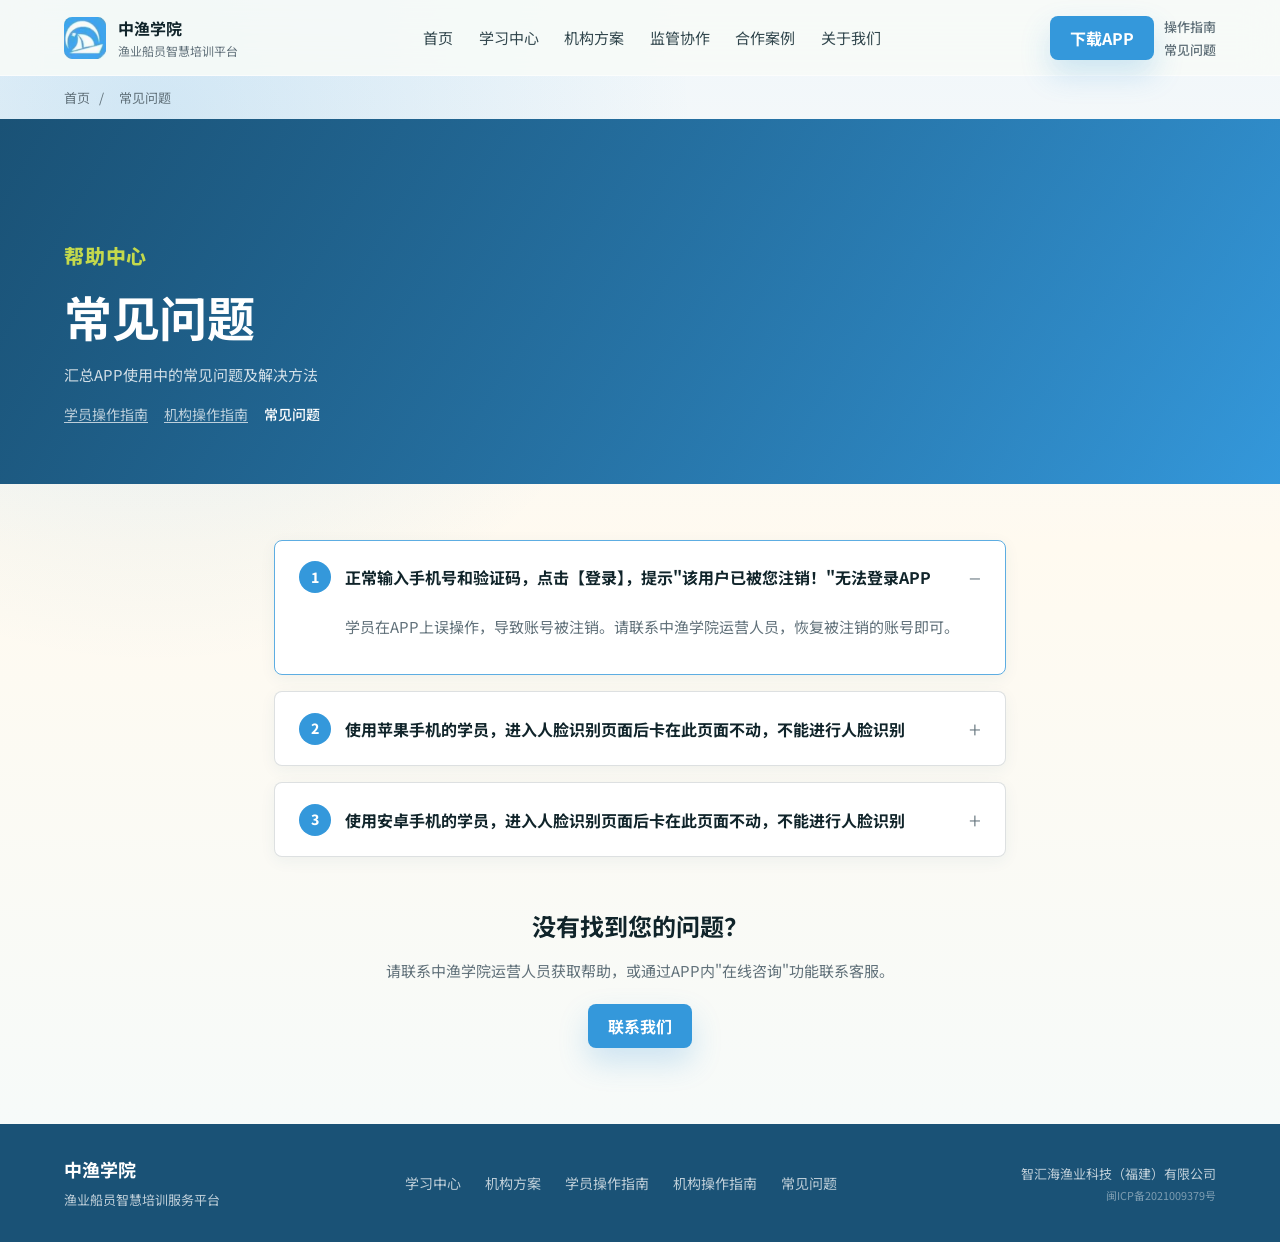
<file: faq.html>
<!doctype html>
<html lang="zh-CN">
  <head>
    <meta charset="UTF-8" />
    <meta name="viewport" content="width=device-width, initial-scale=1.0" />
    <meta name="description" content="中渔学院APP常见问题解答 - 登录、人脸识别等常见问题处理方法。" />
    <link rel="canonical" href="https://www.zhongyuxueyuan.com/faq.html" />
    <meta property="og:type" content="website" />
    <meta property="og:title" content="常见问题 | 中渔学院" />
    <meta property="og:description" content="中渔学院APP常见问题解答 - 登录、人脸识别等常见问题处理方法。" />
    <meta property="og:url" content="https://www.zhongyuxueyuan.com/faq.html" />
    <meta property="og:image" content="https://www.zhongyuxueyuan.com/logo.png" />
    <meta property="og:locale" content="zh_CN" />
    <meta property="og:site_name" content="中渔学院" />
    <meta name="twitter:card" content="summary" />
    <meta name="twitter:title" content="常见问题 | 中渔学院" />
    <meta name="twitter:description" content="中渔学院APP常见问题解答 - 登录、人脸识别等常见问题处理方法。" />
    <title>常见问题 | 中渔学院</title>
    <link rel="preconnect" href="https://fonts.googleapis.com" />
    <link rel="preconnect" href="https://fonts.gstatic.com" crossorigin />
    <link href="https://fonts.googleapis.com/css2?family=Noto+Sans+SC:wght@300;400;500;700;800&display=swap" rel="stylesheet" />
    <link rel="stylesheet" href="./styles.css" />
    <script type="application/ld+json">
    {
      "@context": "https://schema.org",
      "@graph": [
        {
          "@type": "BreadcrumbList",
          "itemListElement": [
            {
              "@type": "ListItem",
              "position": 1,
              "name": "首页",
              "item": "https://www.zhongyuxueyuan.com/"
            },
            {
              "@type": "ListItem",
              "position": 2,
              "name": "常见问题"
            }
          ]
        },
        {
          "@type": "FAQPage",
          "mainEntity": [
            {
              "@type": "Question",
              "name": "登录时提示"该用户已被您注销"无法登录怎么办？",
              "acceptedAnswer": {
                "@type": "Answer",
                "text": "学员在APP上误操作导致账号被注销，请联系中渔学院运营人员恢复被注销的账号即可。"
              }
            },
            {
              "@type": "Question",
              "name": "苹果手机进入人脸识别页面卡住不动怎么办？",
              "acceptedAnswer": {
                "@type": "Answer",
                "text": "这是因为手机没有打开摄像头权限。打开方式：手机设置 → 中渔学院 → 允许"中渔学院"访问相机。"
              }
            },
            {
              "@type": "Question",
              "name": "安卓手机进入人脸识别页面卡住不动怎么办？",
              "acceptedAnswer": {
                "@type": "Answer",
                "text": "这是因为手机没有打开摄像头权限。打开方式：设置 → 应用管理 → 权限管理 → 拍照和录像 → 中渔学院 → 始终允许。"
              }
            }
          ]
        }
      ]
    }
    </script>
  </head>
  <body>
    <header class="site-header">
      <a class="brand" href="./index.html" aria-label="中渔学院首页">
        <img class="brand-mark" src="./logo.png" alt="中渔学院" width="42" height="42" />
        <span>
          <strong>中渔学院</strong>
          <small>渔业船员智慧培训平台</small>
        </span>
      </a>
      <nav class="site-nav" aria-label="主导航">
        <a href="./index.html">首页</a>
        <a href="./index.html#learning">学习中心</a>
        <a href="./index.html#institution">机构方案</a>
        <a href="./index.html#supervision">监管协作</a>
        <a href="./index.html#cooperation">合作案例</a>
        <a href="./index.html#about">关于我们</a>
      </nav>
      <div class="nav-actions-group">
        <a class="nav-action" href="./index.html#download">下载APP</a>
        <div class="nav-help-links">
          <a href="./help-student.html">操作指南</a>
          <a href="./faq.html" class="nav-current">常见问题</a>
        </div>
      </div>
      <button class="menu-toggle" type="button" aria-label="打开导航菜单" aria-expanded="false">
        <span></span><span></span><span></span>
      </button>
    </header>

    <main>
      <nav class="breadcrumb" aria-label="面包屑导航">
        <a href="./index.html">首页</a>
        <span>/</span>
        <span>常见问题</span>
      </nav>

      <section class="help-hero">
        <p class="eyebrow">帮助中心</p>
        <h1>常见问题</h1>
        <p>汇总APP使用中的常见问题及解决方法</p>
        <div class="help-nav-links">
          <a href="./help-student.html">学员操作指南</a>
          <a href="./help-institution.html">机构操作指南</a>
          <span class="help-nav-current">常见问题</span>
        </div>
      </section>

      <section class="faq-list">
        <details class="faq-item" open>
          <summary class="faq-question">
            <span class="faq-num">1</span>
            正常输入手机号和验证码，点击【登录】，提示"该用户已被您注销！"无法登录APP
          </summary>
          <div class="faq-answer">
            <p>学员在APP上误操作，导致账号被注销。请联系中渔学院运营人员，恢复被注销的账号即可。</p>
          </div>
        </details>

        <details class="faq-item">
          <summary class="faq-question">
            <span class="faq-num">2</span>
            使用苹果手机的学员，进入人脸识别页面后卡在此页面不动，不能进行人脸识别
          </summary>
          <div class="faq-answer">
            <p>这是因为手机没有打开摄像头权限，不是APP的问题。</p>
            <h3>打开摄像头权限流程：</h3>
            <div class="faq-steps">
              <span>手机设置</span>
              <span class="faq-arrow">→</span>
              <span>中渔学院</span>
              <span class="faq-arrow">→</span>
              <span>允许"中渔学院"访问相机</span>
            </div>
          </div>
        </details>

        <details class="faq-item">
          <summary class="faq-question">
            <span class="faq-num">3</span>
            使用安卓手机的学员，进入人脸识别页面后卡在此页面不动，不能进行人脸识别
          </summary>
          <div class="faq-answer">
            <p>这是因为手机没有打开摄像头权限，不是APP的问题。</p>
            <h3>打开摄像头权限流程：</h3>
            <div class="faq-steps">
              <span>设置</span>
              <span class="faq-arrow">→</span>
              <span>应用管理</span>
              <span class="faq-arrow">→</span>
              <span>权限管理</span>
              <span class="faq-arrow">→</span>
              <span>拍照和录像</span>
              <span class="faq-arrow">→</span>
              <span>中渔学院</span>
              <span class="faq-arrow">→</span>
              <span>始终允许</span>
            </div>
          </div>
        </details>
      </section>

      <section class="faq-contact">
        <h2>没有找到您的问题？</h2>
        <p>请联系中渔学院运营人员获取帮助，或通过APP内"在线咨询"功能联系客服。</p>
        <a class="btn primary" href="./index.html#institution">联系我们</a>
      </section>
    </main>

    <footer class="site-footer">
      <div class="footer-brand">
        <strong>中渔学院</strong>
        <span>渔业船员智慧培训服务平台</span>
      </div>
      <nav class="footer-nav" aria-label="页脚导航">
        <a href="./index.html#learning">学习中心</a>
        <a href="./index.html#institution">机构方案</a>
        <a href="./help-student.html">学员操作指南</a>
        <a href="./help-institution.html">机构操作指南</a>
        <a href="./faq.html">常见问题</a>
      </nav>
      <div class="footer-legal">
        <span>智汇海渔业科技（福建）有限公司</span>
        <small><a href="https://beian.miit.gov.cn/" target="_blank" rel="noopener noreferrer">闽ICP备2021009379号</a></small>
      </div>
    </footer>

    <script>
    (function() {
      var menuBtn = document.querySelector('.menu-toggle');
      var nav = document.querySelector('.site-nav');
      if (menuBtn) {
        menuBtn.addEventListener('click', function() {
          var expanded = menuBtn.getAttribute('aria-expanded') === 'true';
          menuBtn.setAttribute('aria-expanded', String(!expanded));
          nav.classList.toggle('open');
        });
      }
    })();
    </script>
  </body>
</html>
</file>
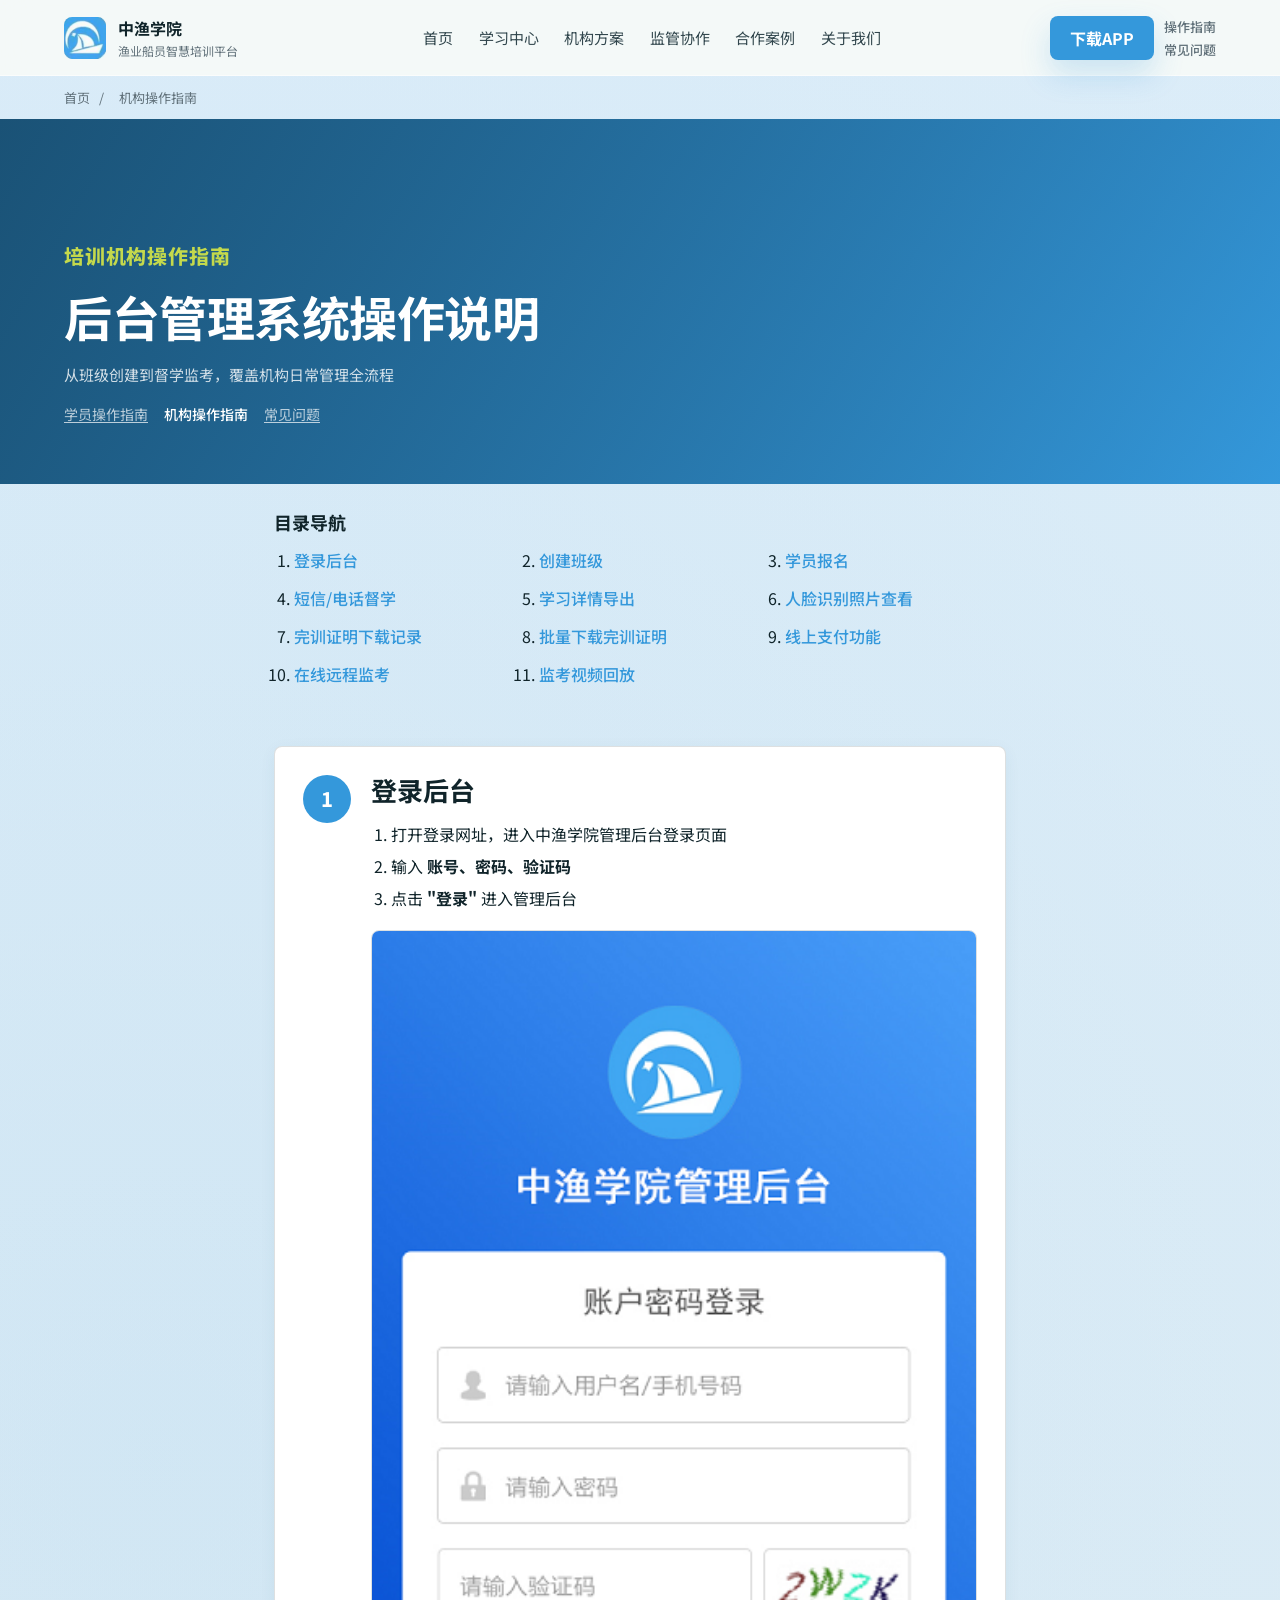
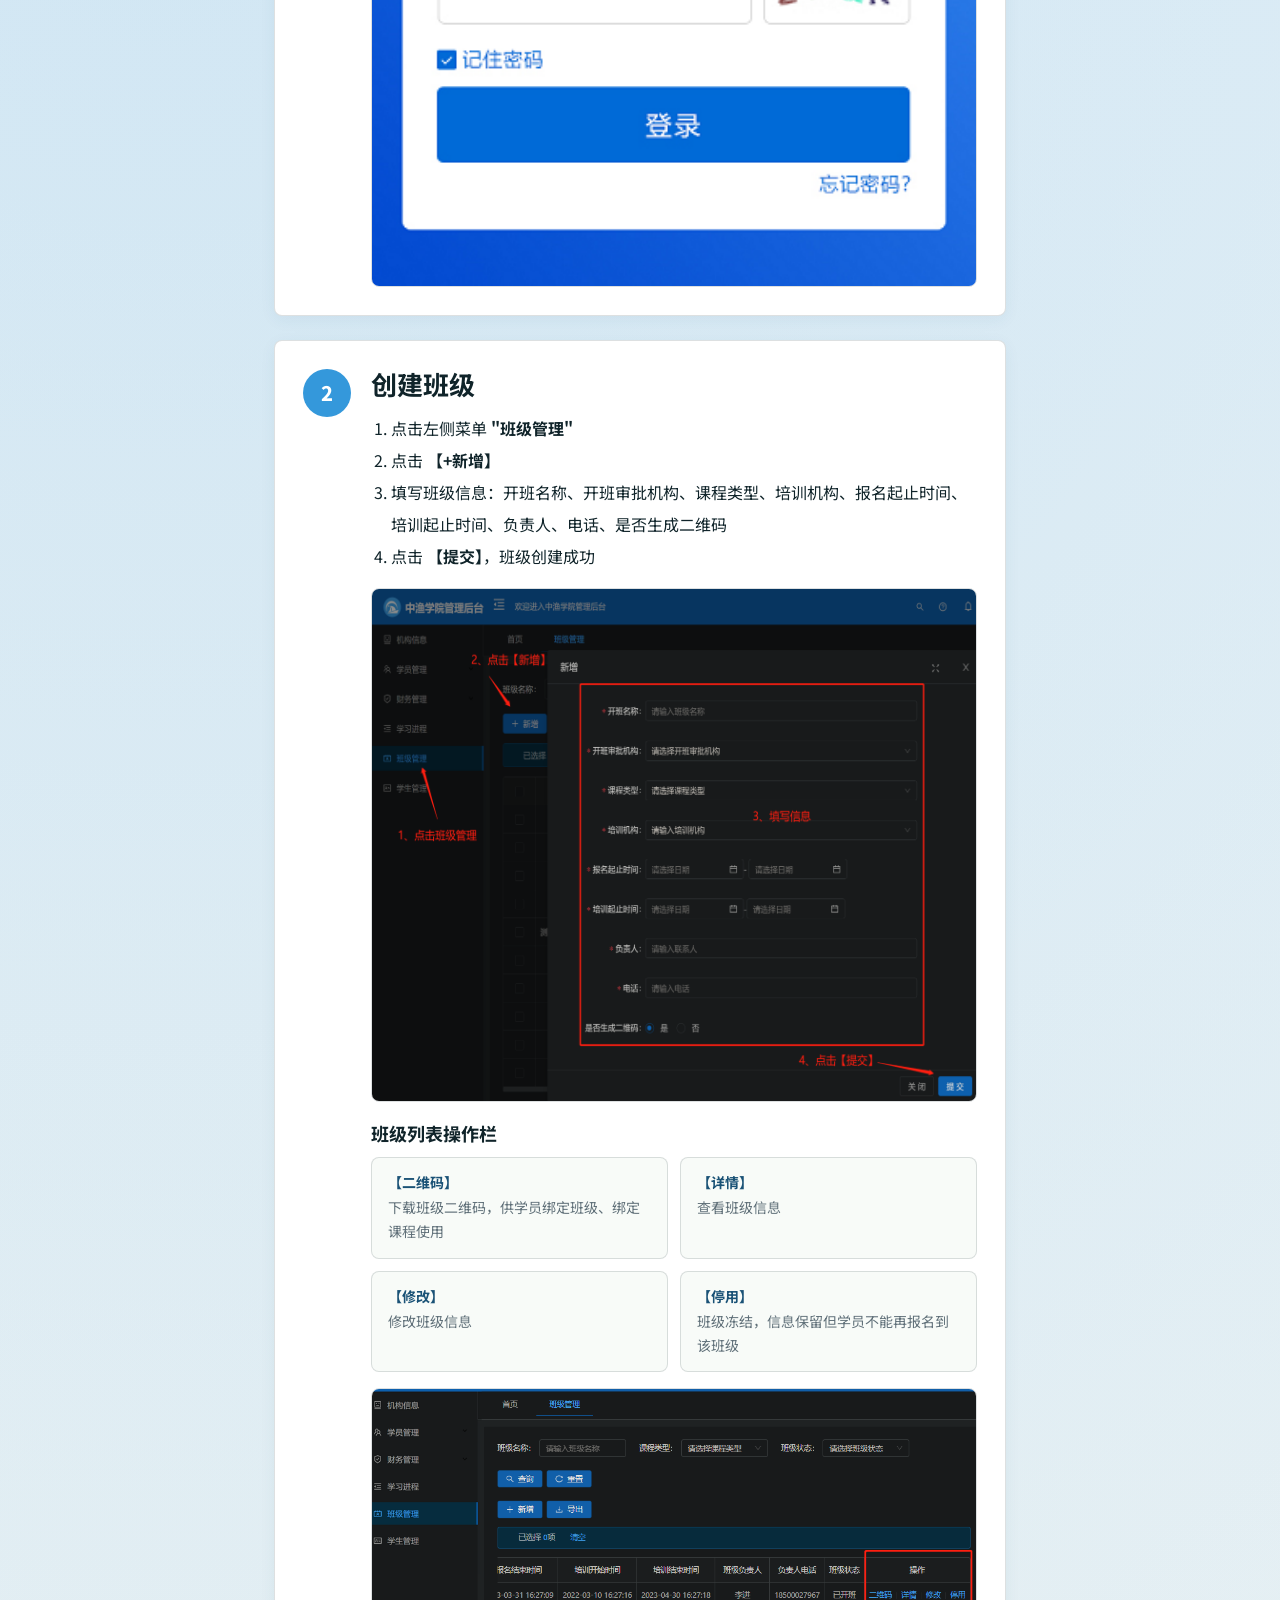
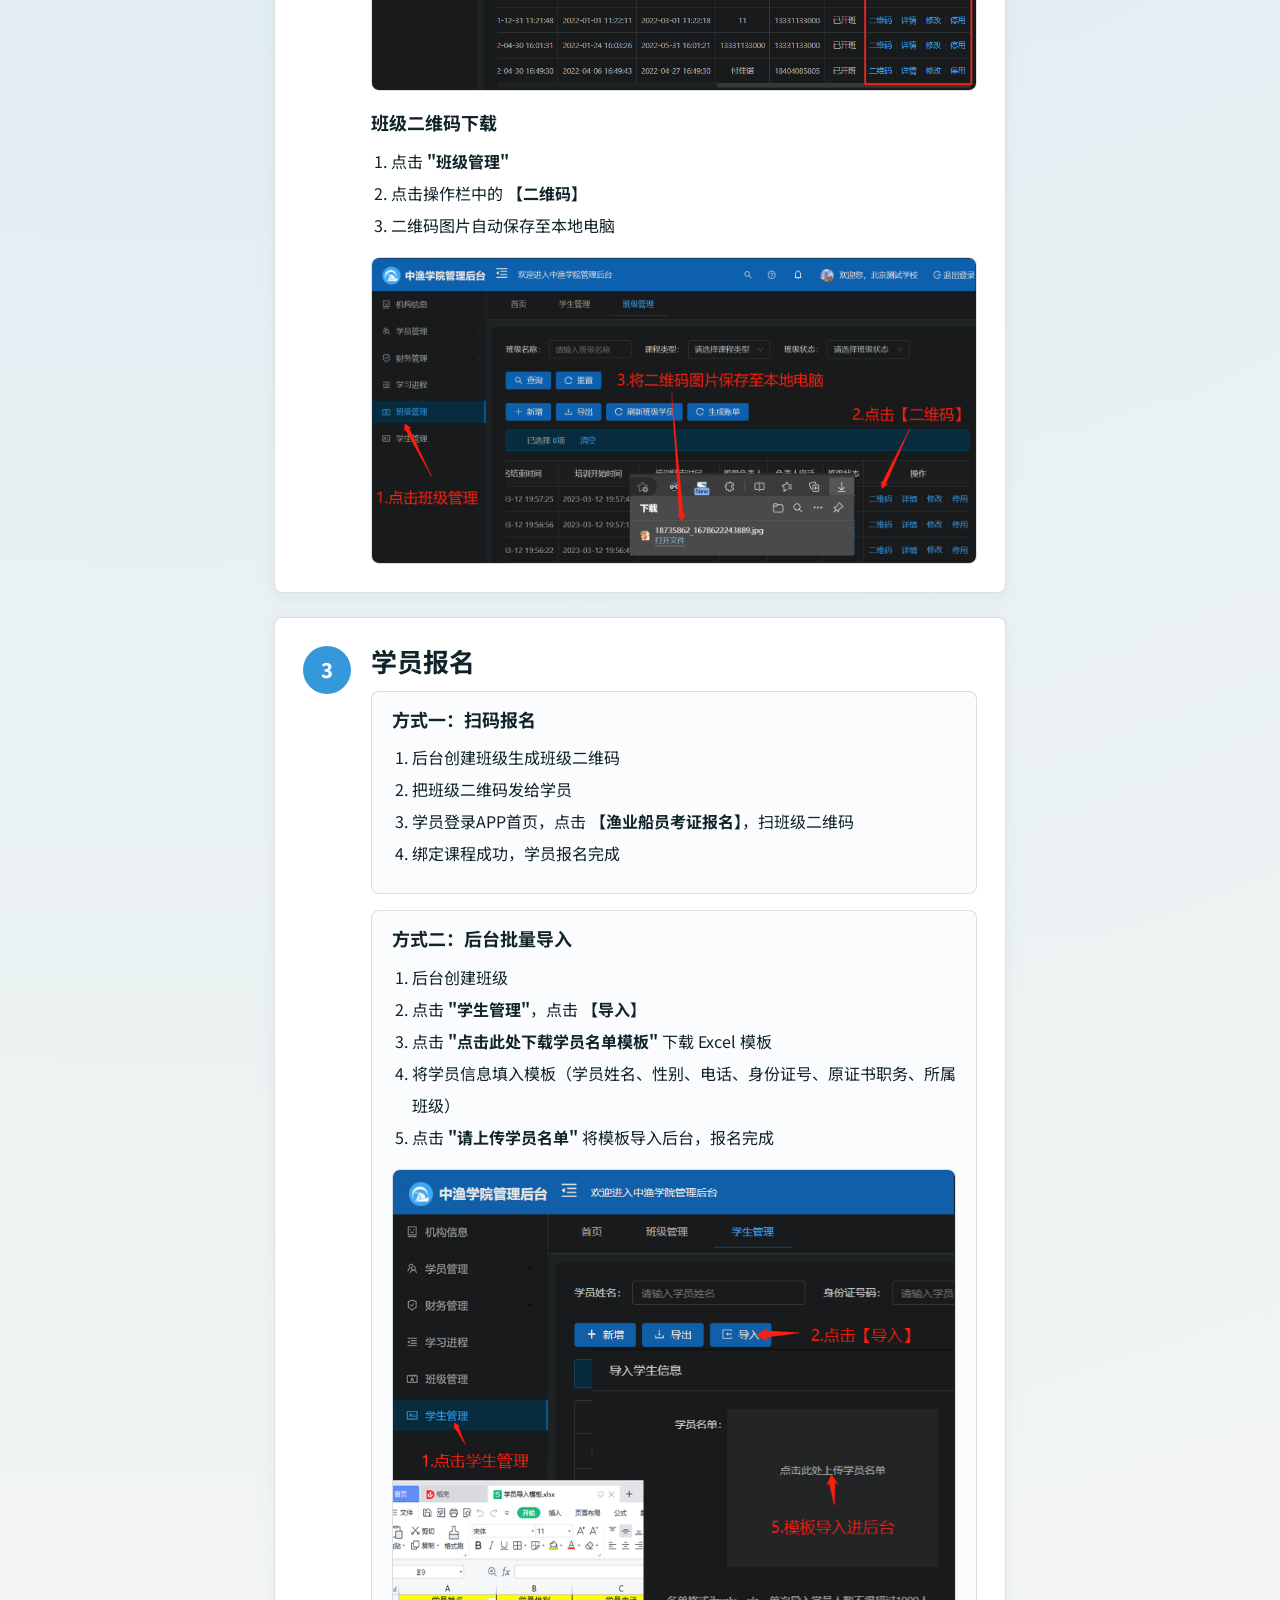
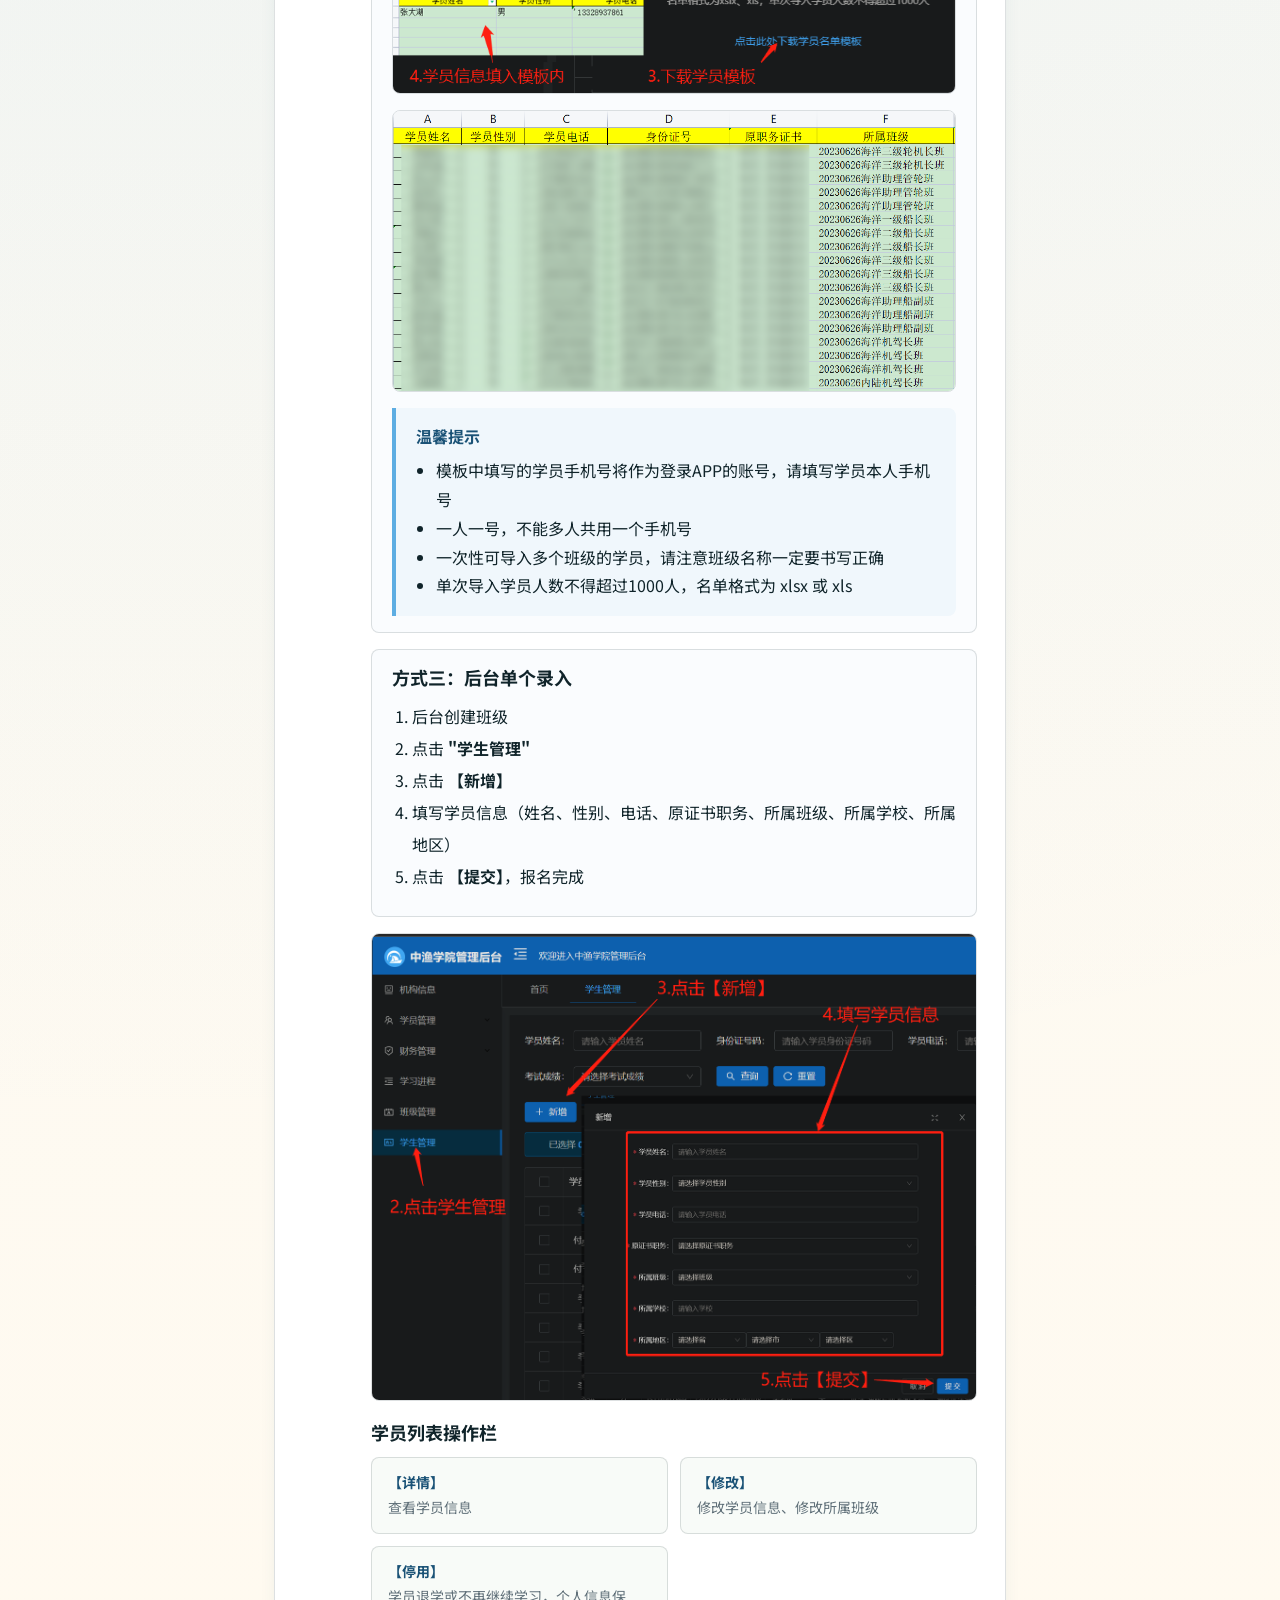
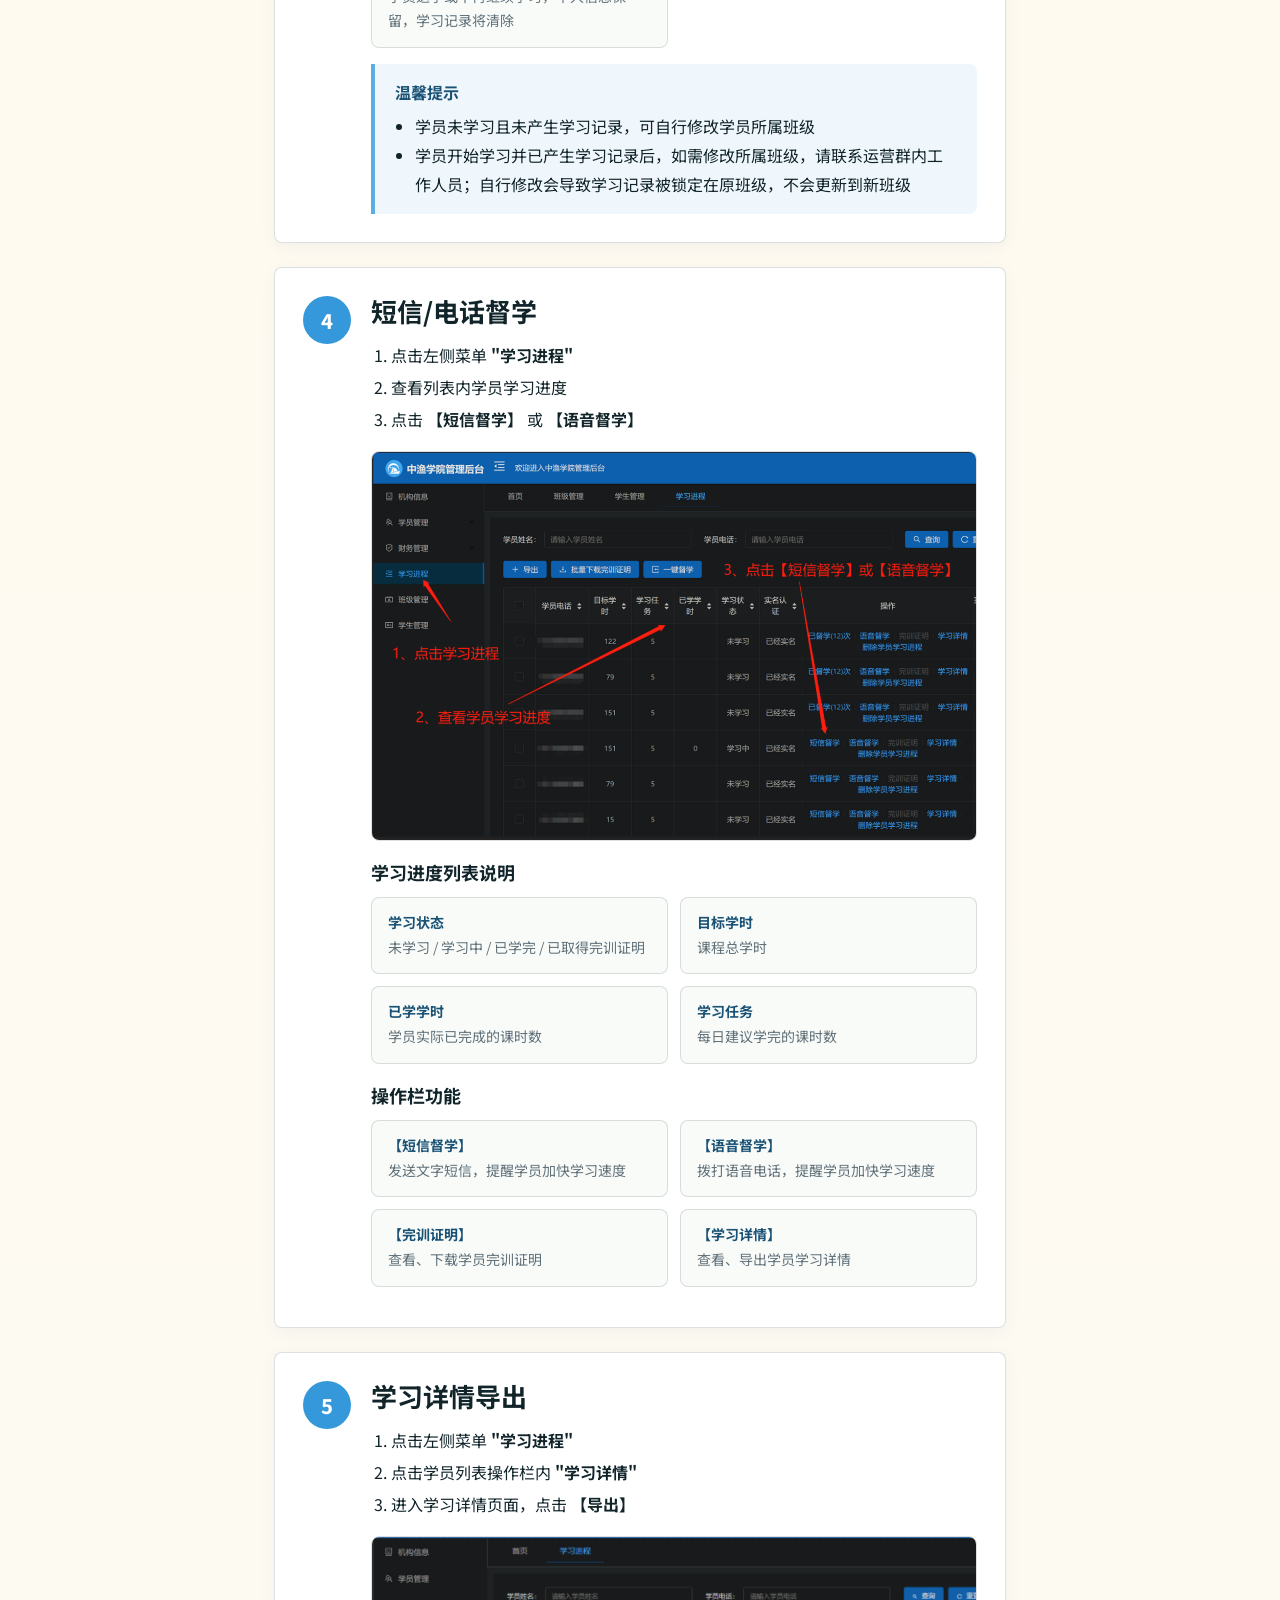
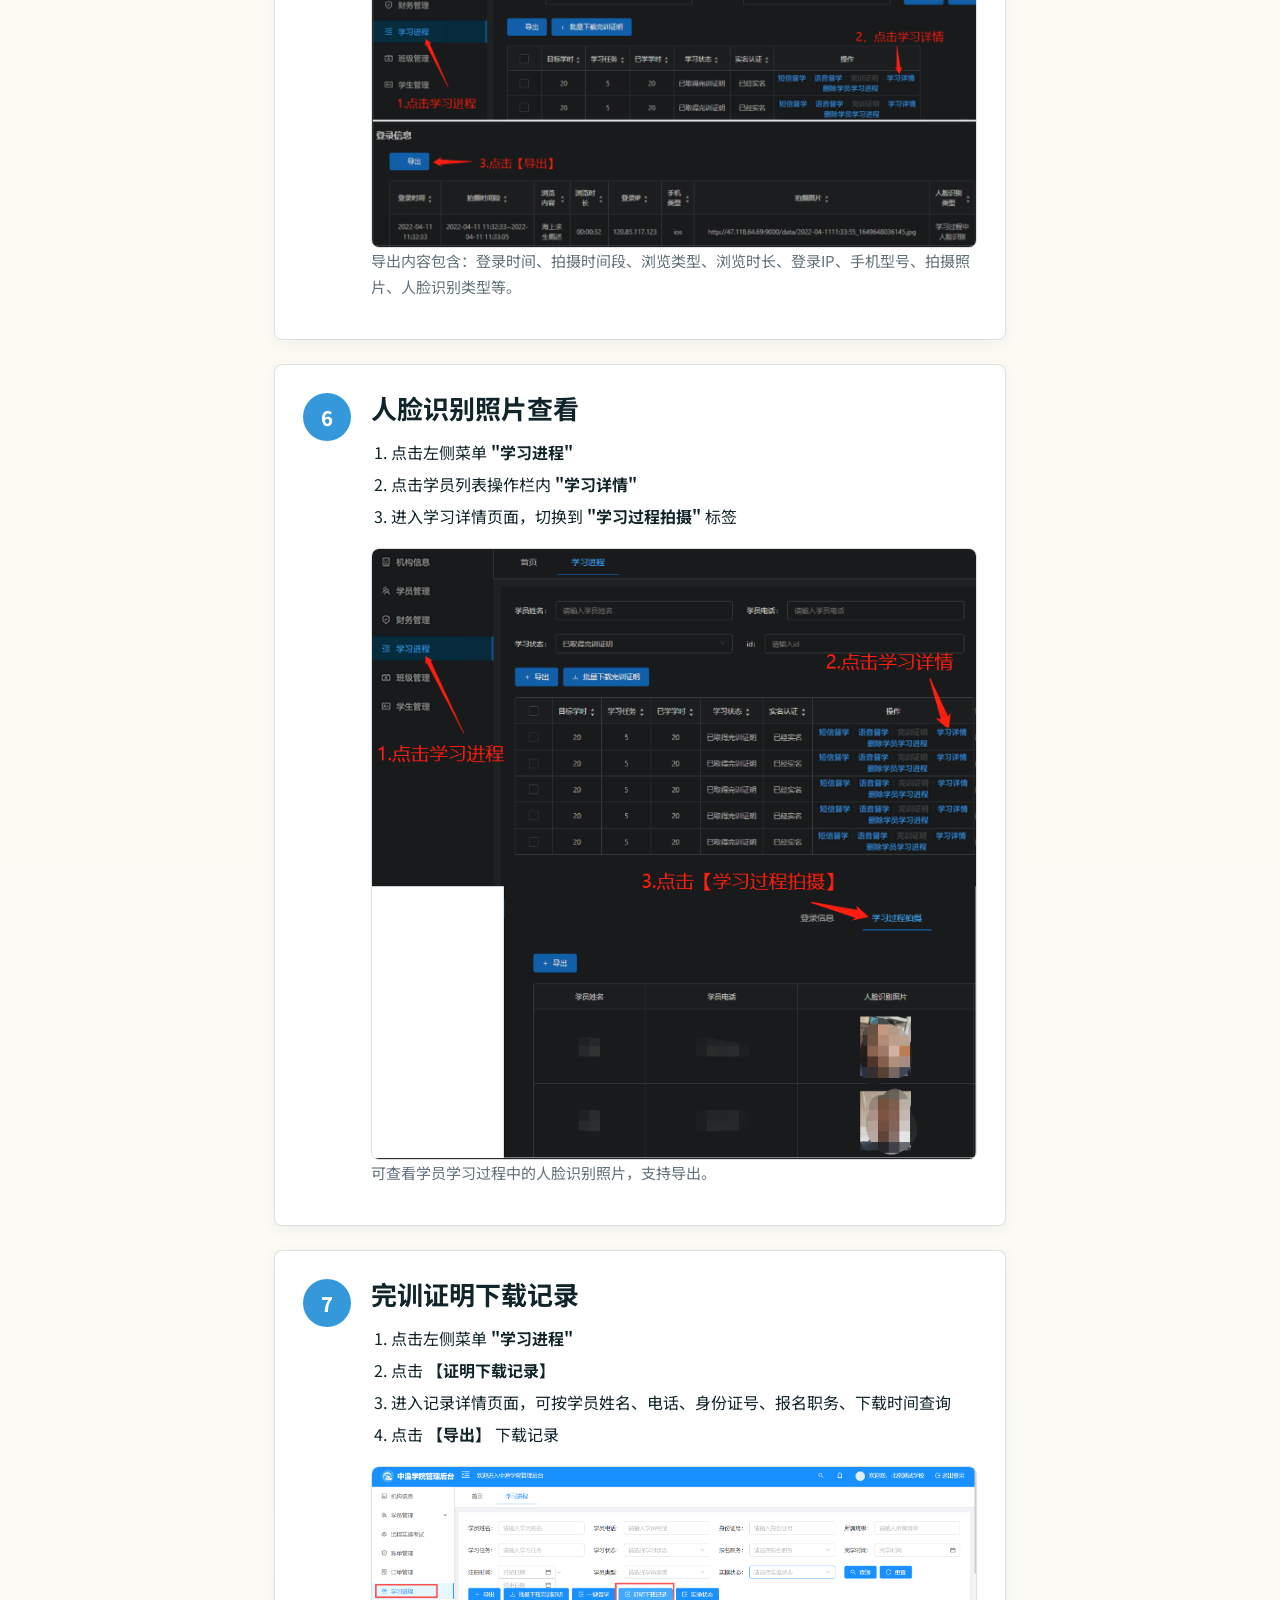
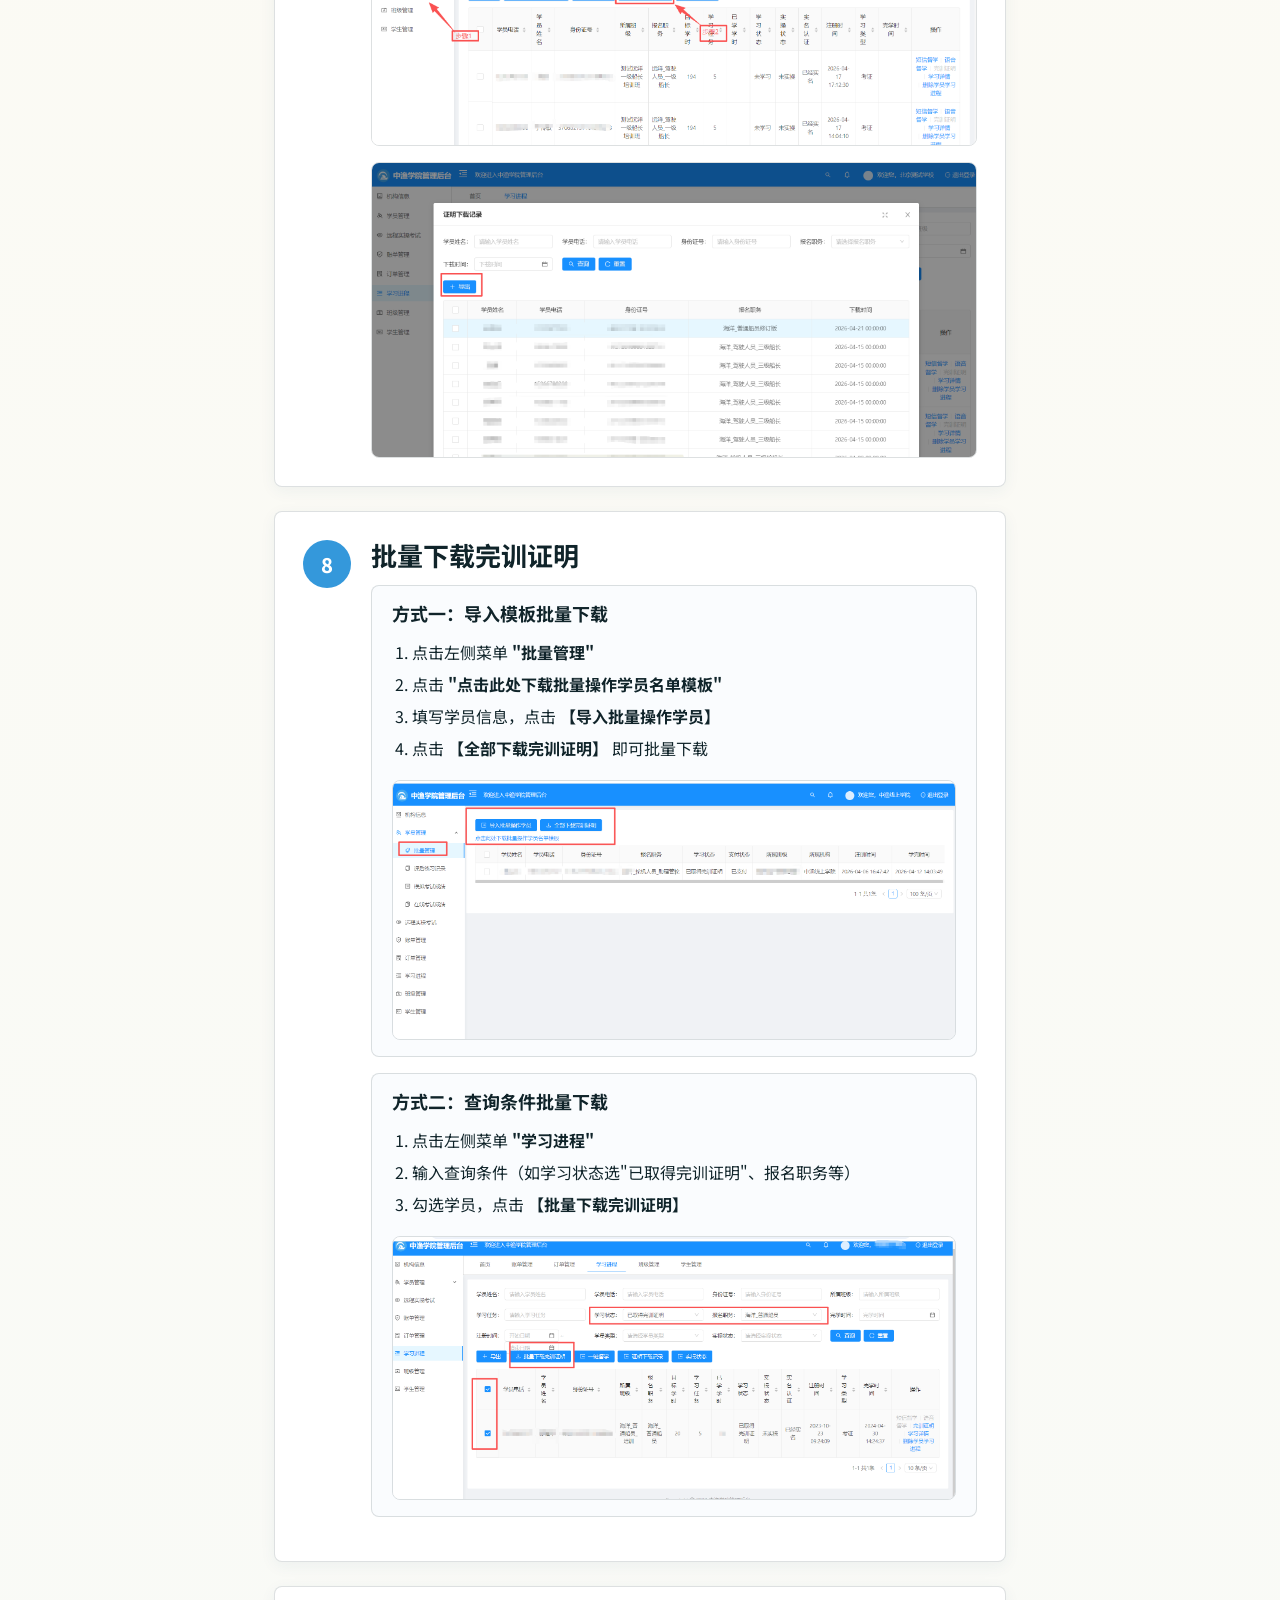
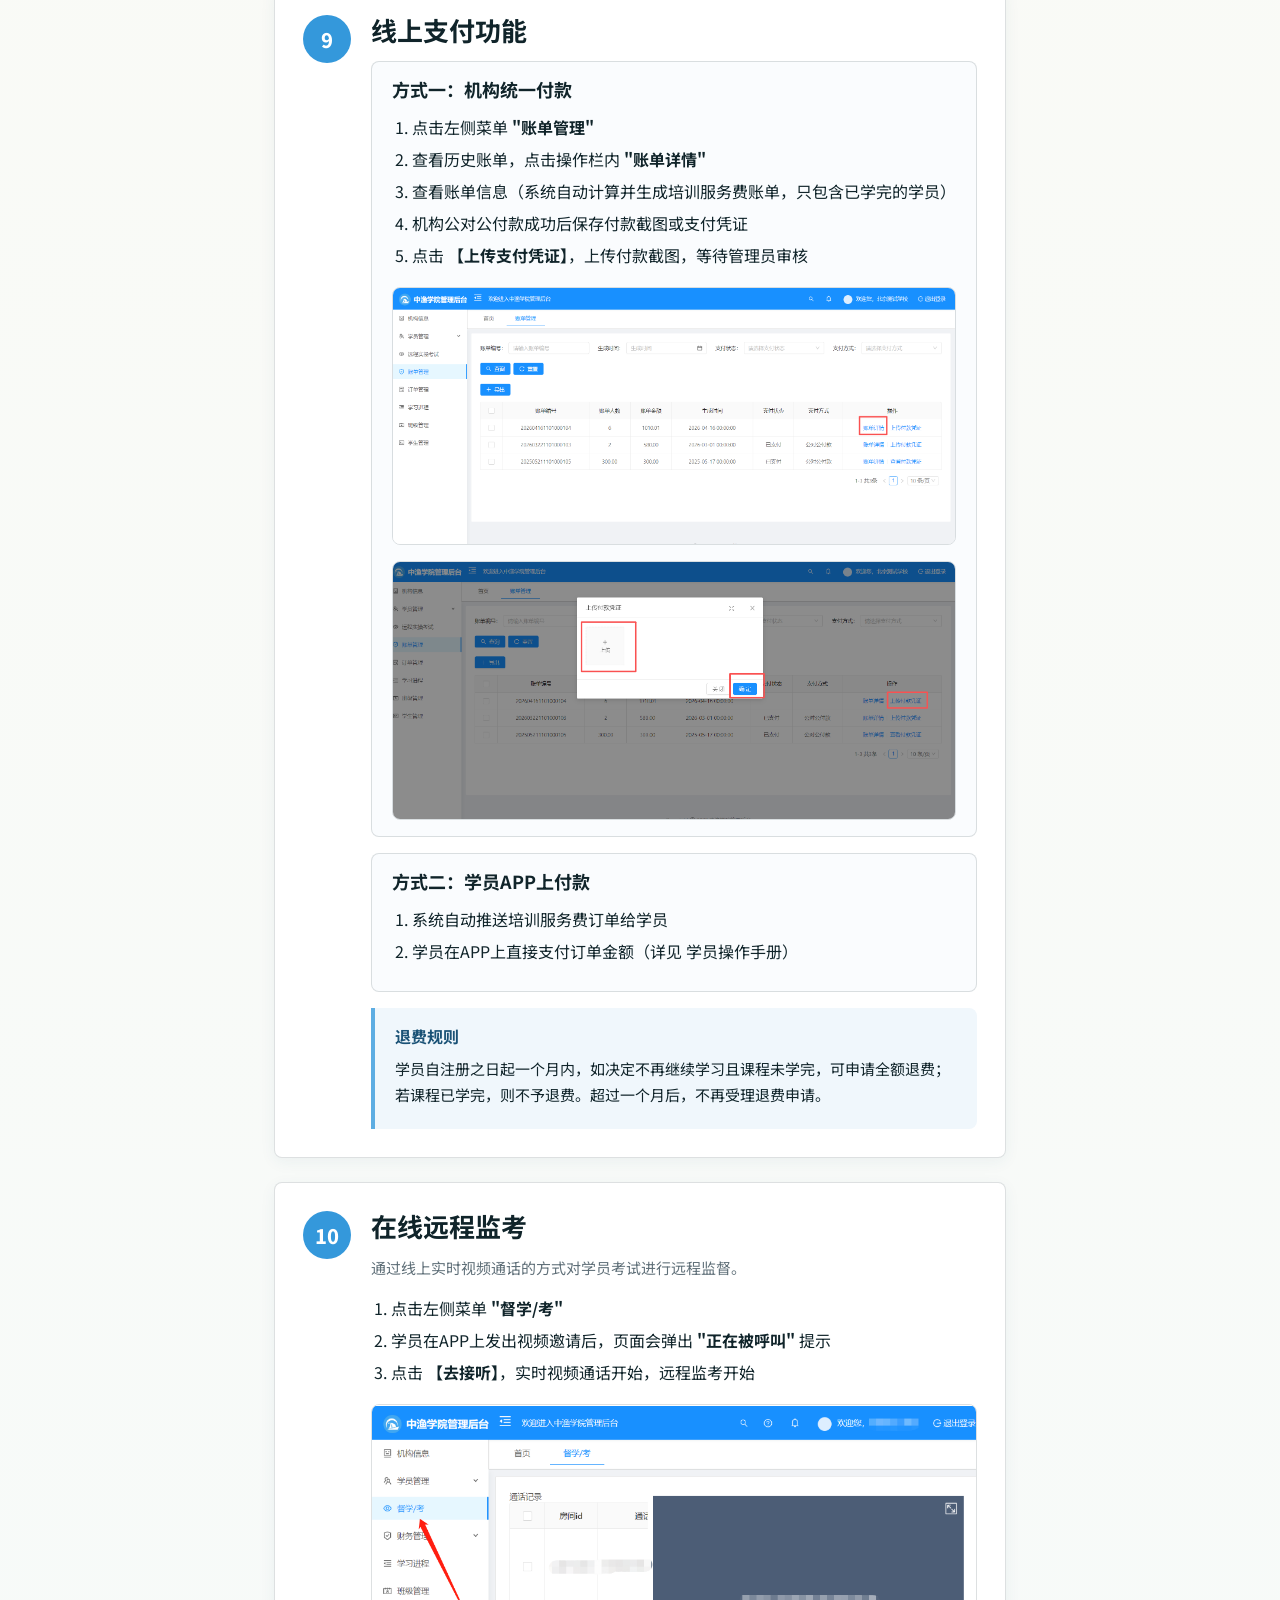
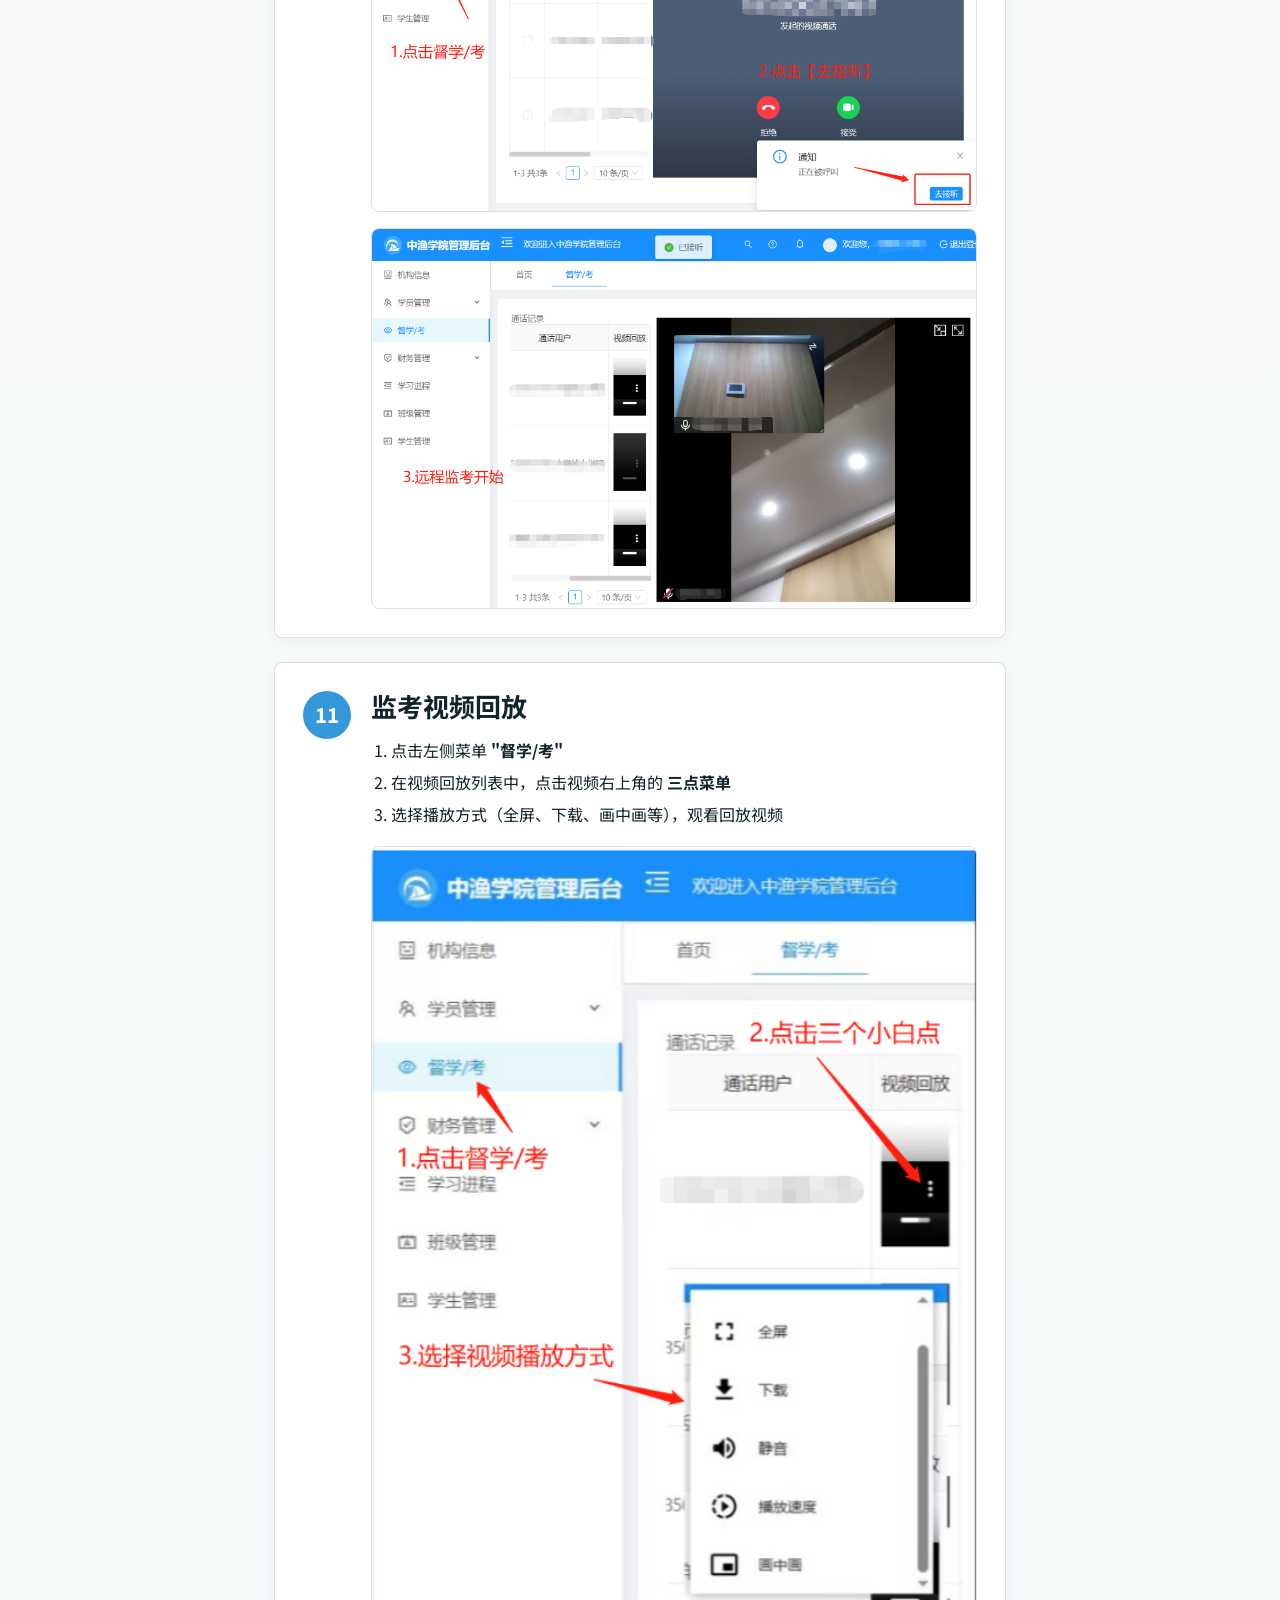
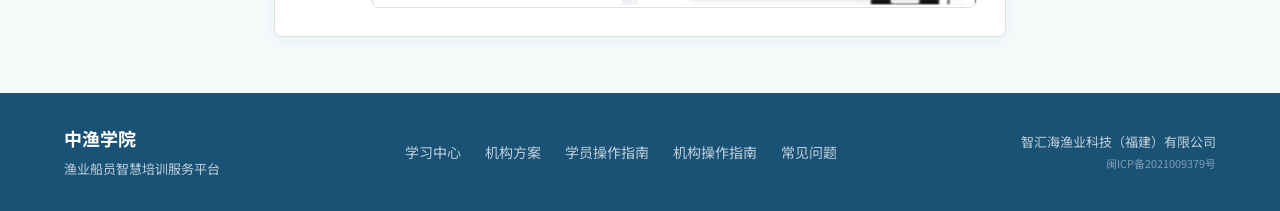
<file: help-institution.html>
<!doctype html>
<html lang="zh-CN">
  <head>
    <meta charset="UTF-8" />
    <meta name="viewport" content="width=device-width, initial-scale=1.0" />
    <meta name="description" content="中渔学院培训机构后台操作说明 - 班级管理、学员报名、督学、完训证明等完整操作指南。" />
    <link rel="canonical" href="https://www.zhongyuxueyuan.com/help-institution.html" />
    <meta property="og:type" content="website" />
    <meta property="og:title" content="培训机构操作指南 | 中渔学院" />
    <meta property="og:description" content="中渔学院培训机构后台操作说明 - 班级管理、学员报名、督学、完训证明等完整操作指南。" />
    <meta property="og:url" content="https://www.zhongyuxueyuan.com/help-institution.html" />
    <meta property="og:image" content="https://www.zhongyuxueyuan.com/logo.png" />
    <meta property="og:locale" content="zh_CN" />
    <meta property="og:site_name" content="中渔学院" />
    <meta name="twitter:card" content="summary" />
    <meta name="twitter:title" content="培训机构操作指南 | 中渔学院" />
    <meta name="twitter:description" content="中渔学院培训机构后台操作说明 - 班级管理、学员报名、督学、完训证明等完整操作指南。" />
    <title>培训机构操作指南 | 中渔学院</title>
    <link rel="preconnect" href="https://fonts.googleapis.com" />
    <link rel="preconnect" href="https://fonts.gstatic.com" crossorigin />
    <link href="https://fonts.googleapis.com/css2?family=Noto+Sans+SC:wght@300;400;500;700;800&display=swap" rel="stylesheet" />
    <link rel="stylesheet" href="./styles.css" />
    <script type="application/ld+json">
    {
      "@context": "https://schema.org",
      "@type": "BreadcrumbList",
      "itemListElement": [
        {
          "@type": "ListItem",
          "position": 1,
          "name": "首页",
          "item": "https://www.zhongyuxueyuan.com/"
        },
        {
          "@type": "ListItem",
          "position": 2,
          "name": "培训机构操作指南"
        }
      ]
    }
    </script>
  </head>
  <body>
    <header class="site-header">
      <a class="brand" href="./index.html" aria-label="中渔学院首页">
        <img class="brand-mark" src="./logo.png" alt="中渔学院" width="42" height="42" />
        <span>
          <strong>中渔学院</strong>
          <small>渔业船员智慧培训平台</small>
        </span>
      </a>
      <nav class="site-nav" aria-label="主导航">
        <a href="./index.html">首页</a>
        <a href="./index.html#learning">学习中心</a>
        <a href="./index.html#institution">机构方案</a>
        <a href="./index.html#supervision">监管协作</a>
        <a href="./index.html#cooperation">合作案例</a>
        <a href="./index.html#about">关于我们</a>
      </nav>
      <div class="nav-actions-group">
        <a class="nav-action" href="./index.html#download">下载APP</a>
        <div class="nav-help-links">
          <a href="./help-student.html">操作指南</a>
          <a href="./faq.html">常见问题</a>
        </div>
      </div>
      <button class="menu-toggle" type="button" aria-label="打开导航菜单" aria-expanded="false">
        <span></span><span></span><span></span>
      </button>
    </header>

    <main>
      <nav class="breadcrumb" aria-label="面包屑导航">
        <a href="./index.html">首页</a>
        <span>/</span>
        <span>机构操作指南</span>
      </nav>

      <section class="help-hero">
        <p class="eyebrow">培训机构操作指南</p>
        <h1>后台管理系统操作说明</h1>
        <p>从班级创建到督学监考，覆盖机构日常管理全流程</p>
        <div class="help-nav-links">
          <a href="./help-student.html">学员操作指南</a>
          <span class="help-nav-current">机构操作指南</span>
          <a href="./faq.html">常见问题</a>
        </div>
      </section>

      <nav class="help-toc">
        <h2>目录导航</h2>
        <ol>
          <li><a href="#sec-login">登录后台</a></li>
          <li><a href="#sec-class">创建班级</a></li>
          <li><a href="#sec-enroll">学员报名</a></li>
          <li><a href="#sec-督学">短信/电话督学</a></li>
          <li><a href="#sec-progress">学习详情导出</a></li>
          <li><a href="#sec-face">人脸识别照片查看</a></li>
          <li><a href="#sec-cert-log">完训证明下载记录</a></li>
          <li><a href="#sec-cert-batch">批量下载完训证明</a></li>
          <li><a href="#sec-payment">线上支付功能</a></li>
          <li><a href="#sec-exam">在线远程监考</a></li>
          <li><a href="#sec-replay">监考视频回放</a></li>
        </ol>
      </nav>

      <section class="help-steps">

        <div class="step-card" id="sec-login">
          <div class="step-badge">1</div>
          <div class="step-body">
            <h2>登录后台</h2>
            <ol>
              <li>打开登录网址，进入中渔学院管理后台登录页面</li>
              <li>输入 <strong>账号、密码、验证码</strong></li>
              <li>点击 <strong>"登录"</strong> 进入管理后台</li>
            </ol>
            <div class="step-screenshot">
              <img src="./images/image1.png" alt="登录后台界面" loading="lazy" />
            </div>
          </div>
        </div>

        <div class="step-card" id="sec-class">
          <div class="step-badge">2</div>
          <div class="step-body">
            <h2>创建班级</h2>
            <ol>
              <li>点击左侧菜单 <strong>"班级管理"</strong></li>
              <li>点击 <strong>【+新增】</strong></li>
              <li>填写班级信息：开班名称、开班审批机构、课程类型、培训机构、报名起止时间、培训起止时间、负责人、电话、是否生成二维码</li>
              <li>点击 <strong>【提交】</strong>，班级创建成功</li>
            </ol>
            <div class="step-screenshot">
              <img src="./images/image2.png" alt="创建班级表单" loading="lazy" />
            </div>

            <h3>班级列表操作栏</h3>
            <div class="func-grid">
              <div class="func-item">
                <strong>【二维码】</strong>
                <p>下载班级二维码，供学员绑定班级、绑定课程使用</p>
              </div>
              <div class="func-item">
                <strong>【详情】</strong>
                <p>查看班级信息</p>
              </div>
              <div class="func-item">
                <strong>【修改】</strong>
                <p>修改班级信息</p>
              </div>
              <div class="func-item">
                <strong>【停用】</strong>
                <p>班级冻结，信息保留但学员不能再报名到该班级</p>
              </div>
            </div>
            <div class="step-screenshot">
              <img src="./images/image3.png" alt="班级管理列表操作栏" loading="lazy" />
            </div>

            <h3>班级二维码下载</h3>
            <ol>
              <li>点击 <strong>"班级管理"</strong></li>
              <li>点击操作栏中的 <strong>【二维码】</strong></li>
              <li>二维码图片自动保存至本地电脑</li>
            </ol>
            <div class="step-screenshot">
              <img src="./images/image4.png" alt="班级二维码下载" loading="lazy" />
            </div>
          </div>
        </div>

        <div class="step-card" id="sec-enroll">
          <div class="step-badge">3</div>
          <div class="step-body">
            <h2>学员报名</h2>

            <div class="sub-section">
              <h3>方式一：扫码报名</h3>
              <ol>
                <li>后台创建班级生成班级二维码</li>
                <li>把班级二维码发给学员</li>
                <li>学员登录APP首页，点击 <strong>【渔业船员考证报名】</strong>，扫班级二维码</li>
                <li>绑定课程成功，学员报名完成</li>
              </ol>
            </div>

            <div class="sub-section">
              <h3>方式二：后台批量导入</h3>
              <ol>
                <li>后台创建班级</li>
                <li>点击 <strong>"学生管理"</strong>，点击 <strong>【导入】</strong></li>
                <li>点击 <strong>"点击此处下载学员名单模板"</strong> 下载 Excel 模板</li>
                <li>将学员信息填入模板（学员姓名、性别、电话、身份证号、原证书职务、所属班级）</li>
                <li>点击 <strong>"请上传学员名单"</strong> 将模板导入后台，报名完成</li>
              </ol>
              <div class="step-screenshot">
                <img src="./images/image5.png" alt="批量导入学员" loading="lazy" />
              </div>
              <div class="step-screenshot">
                <img src="./images/image6.png" alt="学员名单模板示例" loading="lazy" />
              </div>
              <div class="step-tip">
                <strong>温馨提示</strong>
                <ul>
                  <li>模板中填写的学员手机号将作为登录APP的账号，请填写学员本人手机号</li>
                  <li>一人一号，不能多人共用一个手机号</li>
                  <li>一次性可导入多个班级的学员，请注意班级名称一定要书写正确</li>
                  <li>单次导入学员人数不得超过1000人，名单格式为 xlsx 或 xls</li>
                </ul>
              </div>
            </div>

            <div class="sub-section">
              <h3>方式三：后台单个录入</h3>
              <ol>
                <li>后台创建班级</li>
                <li>点击 <strong>"学生管理"</strong></li>
                <li>点击 <strong>【新增】</strong></li>
                <li>填写学员信息（姓名、性别、电话、原证书职务、所属班级、所属学校、所属地区）</li>
                <li>点击 <strong>【提交】</strong>，报名完成</li>
              </ol>
            </div>
            <div class="step-screenshot">
              <img src="./images/image7.png" alt="单个录入学员" loading="lazy" />
            </div>

            <h3>学员列表操作栏</h3>
            <div class="func-grid">
              <div class="func-item">
                <strong>【详情】</strong>
                <p>查看学员信息</p>
              </div>
              <div class="func-item">
                <strong>【修改】</strong>
                <p>修改学员信息、修改所属班级</p>
              </div>
              <div class="func-item">
                <strong>【停用】</strong>
                <p>学员退学或不再继续学习，个人信息保留，学习记录将清除</p>
              </div>
            </div>
            <div class="step-tip">
              <strong>温馨提示</strong>
              <ul>
                <li>学员未学习且未产生学习记录，可自行修改学员所属班级</li>
                <li>学员开始学习并已产生学习记录后，如需修改所属班级，请联系运营群内工作人员；自行修改会导致学习记录被锁定在原班级，不会更新到新班级</li>
              </ul>
            </div>
          </div>
        </div>

        <div class="step-card" id="sec-督学">
          <div class="step-badge">4</div>
          <div class="step-body">
            <h2>短信/电话督学</h2>
            <ol>
              <li>点击左侧菜单 <strong>"学习进程"</strong></li>
              <li>查看列表内学员学习进度</li>
              <li>点击 <strong>【短信督学】</strong> 或 <strong>【语音督学】</strong></li>
            </ol>
            <div class="step-screenshot">
              <img src="./images/image8.png" alt="短信电话督学界面" loading="lazy" />
            </div>

            <h3>学习进度列表说明</h3>
            <div class="func-grid">
              <div class="func-item">
                <strong>学习状态</strong>
                <p>未学习 / 学习中 / 已学完 / 已取得完训证明</p>
              </div>
              <div class="func-item">
                <strong>目标学时</strong>
                <p>课程总学时</p>
              </div>
              <div class="func-item">
                <strong>已学学时</strong>
                <p>学员实际已完成的课时数</p>
              </div>
              <div class="func-item">
                <strong>学习任务</strong>
                <p>每日建议学完的课时数</p>
              </div>
            </div>

            <h3>操作栏功能</h3>
            <div class="func-grid">
              <div class="func-item">
                <strong>【短信督学】</strong>
                <p>发送文字短信，提醒学员加快学习速度</p>
              </div>
              <div class="func-item">
                <strong>【语音督学】</strong>
                <p>拨打语音电话，提醒学员加快学习速度</p>
              </div>
              <div class="func-item">
                <strong>【完训证明】</strong>
                <p>查看、下载学员完训证明</p>
              </div>
              <div class="func-item">
                <strong>【学习详情】</strong>
                <p>查看、导出学员学习详情</p>
              </div>
            </div>
          </div>
        </div>

        <div class="step-card" id="sec-progress">
          <div class="step-badge">5</div>
          <div class="step-body">
            <h2>学习详情导出</h2>
            <ol>
              <li>点击左侧菜单 <strong>"学习进程"</strong></li>
              <li>点击学员列表操作栏内 <strong>"学习详情"</strong></li>
              <li>进入学习详情页面，点击 <strong>【导出】</strong></li>
            </ol>
            <div class="step-screenshot">
              <img src="./images/image9.png" alt="学习详情导出界面" loading="lazy" />
            </div>
            <p class="step-note">导出内容包含：登录时间、拍摄时间段、浏览类型、浏览时长、登录IP、手机型号、拍摄照片、人脸识别类型等。</p>
          </div>
        </div>

        <div class="step-card" id="sec-face">
          <div class="step-badge">6</div>
          <div class="step-body">
            <h2>人脸识别照片查看</h2>
            <ol>
              <li>点击左侧菜单 <strong>"学习进程"</strong></li>
              <li>点击学员列表操作栏内 <strong>"学习详情"</strong></li>
              <li>进入学习详情页面，切换到 <strong>"学习过程拍摄"</strong> 标签</li>
            </ol>
            <div class="step-screenshot">
              <img src="./images/image10.png" alt="人脸识别照片查看" loading="lazy" />
            </div>
            <p class="step-note">可查看学员学习过程中的人脸识别照片，支持导出。</p>
          </div>
        </div>

        <div class="step-card" id="sec-cert-log">
          <div class="step-badge">7</div>
          <div class="step-body">
            <h2>完训证明下载记录</h2>
            <ol>
              <li>点击左侧菜单 <strong>"学习进程"</strong></li>
              <li>点击 <strong>【证明下载记录】</strong></li>
              <li>进入记录详情页面，可按学员姓名、电话、身份证号、报名职务、下载时间查询</li>
              <li>点击 <strong>【导出】</strong> 下载记录</li>
            </ol>
            <div class="step-screenshot">
              <img src="./images/image11.png" alt="完训证明下载记录入口" loading="lazy" />
            </div>
            <div class="step-screenshot">
              <img src="./images/image12.png" alt="完训证明下载记录详情" loading="lazy" />
            </div>
          </div>
        </div>

        <div class="step-card" id="sec-cert-batch">
          <div class="step-badge">8</div>
          <div class="step-body">
            <h2>批量下载完训证明</h2>

            <div class="sub-section">
              <h3>方式一：导入模板批量下载</h3>
              <ol>
                <li>点击左侧菜单 <strong>"批量管理"</strong></li>
                <li>点击 <strong>"点击此处下载批量操作学员名单模板"</strong></li>
                <li>填写学员信息，点击 <strong>【导入批量操作学员】</strong></li>
                <li>点击 <strong>【全部下载完训证明】</strong> 即可批量下载</li>
              </ol>
              <div class="step-screenshot">
                <img src="./images/image13.png" alt="导入模板批量下载完训证明" loading="lazy" />
              </div>
            </div>

            <div class="sub-section">
              <h3>方式二：查询条件批量下载</h3>
              <ol>
                <li>点击左侧菜单 <strong>"学习进程"</strong></li>
                <li>输入查询条件（如学习状态选"已取得完训证明"、报名职务等）</li>
                <li>勾选学员，点击 <strong>【批量下载完训证明】</strong></li>
              </ol>
              <div class="step-screenshot">
                <img src="./images/image14.png" alt="查询条件批量下载完训证明" loading="lazy" />
              </div>
            </div>
          </div>
        </div>

        <div class="step-card" id="sec-payment">
          <div class="step-badge">9</div>
          <div class="step-body">
            <h2>线上支付功能</h2>

            <div class="sub-section">
              <h3>方式一：机构统一付款</h3>
              <ol>
                <li>点击左侧菜单 <strong>"账单管理"</strong></li>
                <li>查看历史账单，点击操作栏内 <strong>"账单详情"</strong></li>
                <li>查看账单信息（系统自动计算并生成培训服务费账单，只包含已学完的学员）</li>
                <li>机构公对公付款成功后保存付款截图或支付凭证</li>
                <li>点击 <strong>【上传支付凭证】</strong>，上传付款截图，等待管理员审核</li>
              </ol>
              <div class="step-screenshot">
                <img src="./images/image15.png" alt="账单管理列表" loading="lazy" />
              </div>
              <div class="step-screenshot">
                <img src="./images/image16.png" alt="上传支付凭证" loading="lazy" />
              </div>
            </div>

            <div class="sub-section">
              <h3>方式二：学员APP上付款</h3>
              <ol>
                <li>系统自动推送培训服务费订单给学员</li>
                <li>学员在APP上直接支付订单金额（详见 <a href="./help-student.html">学员操作手册</a>）</li>
              </ol>
            </div>

            <div class="step-tip">
              <strong>退费规则</strong>
              <p>学员自注册之日起一个月内，如决定不再继续学习且课程未学完，可申请全额退费；若课程已学完，则不予退费。超过一个月后，不再受理退费申请。</p>
            </div>
          </div>
        </div>

        <div class="step-card" id="sec-exam">
          <div class="step-badge">10</div>
          <div class="step-body">
            <h2>在线远程监考</h2>
            <p class="step-note">通过线上实时视频通话的方式对学员考试进行远程监督。</p>
            <ol>
              <li>点击左侧菜单 <strong>"督学/考"</strong></li>
              <li>学员在APP上发出视频邀请后，页面会弹出 <strong>"正在被呼叫"</strong> 提示</li>
              <li>点击 <strong>【去接听】</strong>，实时视频通话开始，远程监考开始</li>
            </ol>
            <div class="step-screenshot">
              <img src="./images/image17.png" alt="在线远程监考接听" loading="lazy" />
            </div>
            <div class="step-screenshot">
              <img src="./images/image18.png" alt="远程监考进行中" loading="lazy" />
            </div>
          </div>
        </div>

        <div class="step-card" id="sec-replay">
          <div class="step-badge">11</div>
          <div class="step-body">
            <h2>监考视频回放</h2>
            <ol>
              <li>点击左侧菜单 <strong>"督学/考"</strong></li>
              <li>在视频回放列表中，点击视频右上角的 <strong>三点菜单</strong></li>
              <li>选择播放方式（全屏、下载、画中画等），观看回放视频</li>
            </ol>
            <div class="step-screenshot">
              <img src="./images/image19.png" alt="监考视频回放" loading="lazy" />
            </div>
          </div>
        </div>

      </section>
    </main>

    <footer class="site-footer">
      <div class="footer-brand">
        <strong>中渔学院</strong>
        <span>渔业船员智慧培训服务平台</span>
      </div>
      <nav class="footer-nav" aria-label="页脚导航">
        <a href="./index.html#learning">学习中心</a>
        <a href="./index.html#institution">机构方案</a>
        <a href="./help-student.html">学员操作指南</a>
        <a href="./help-institution.html">机构操作指南</a>
        <a href="./faq.html">常见问题</a>
      </nav>
      <div class="footer-legal">
        <span>智汇海渔业科技（福建）有限公司</span>
        <small><a href="https://beian.miit.gov.cn/" target="_blank" rel="noopener noreferrer">闽ICP备2021009379号</a></small>
      </div>
    </footer>

    <script>
    (function() {
      var menuBtn = document.querySelector('.menu-toggle');
      var nav = document.querySelector('.site-nav');
      if (menuBtn) {
        menuBtn.addEventListener('click', function() {
          var expanded = menuBtn.getAttribute('aria-expanded') === 'true';
          menuBtn.setAttribute('aria-expanded', String(!expanded));
          nav.classList.toggle('open');
        });
      }
    })();
    </script>
  </body>
</html>
</file>
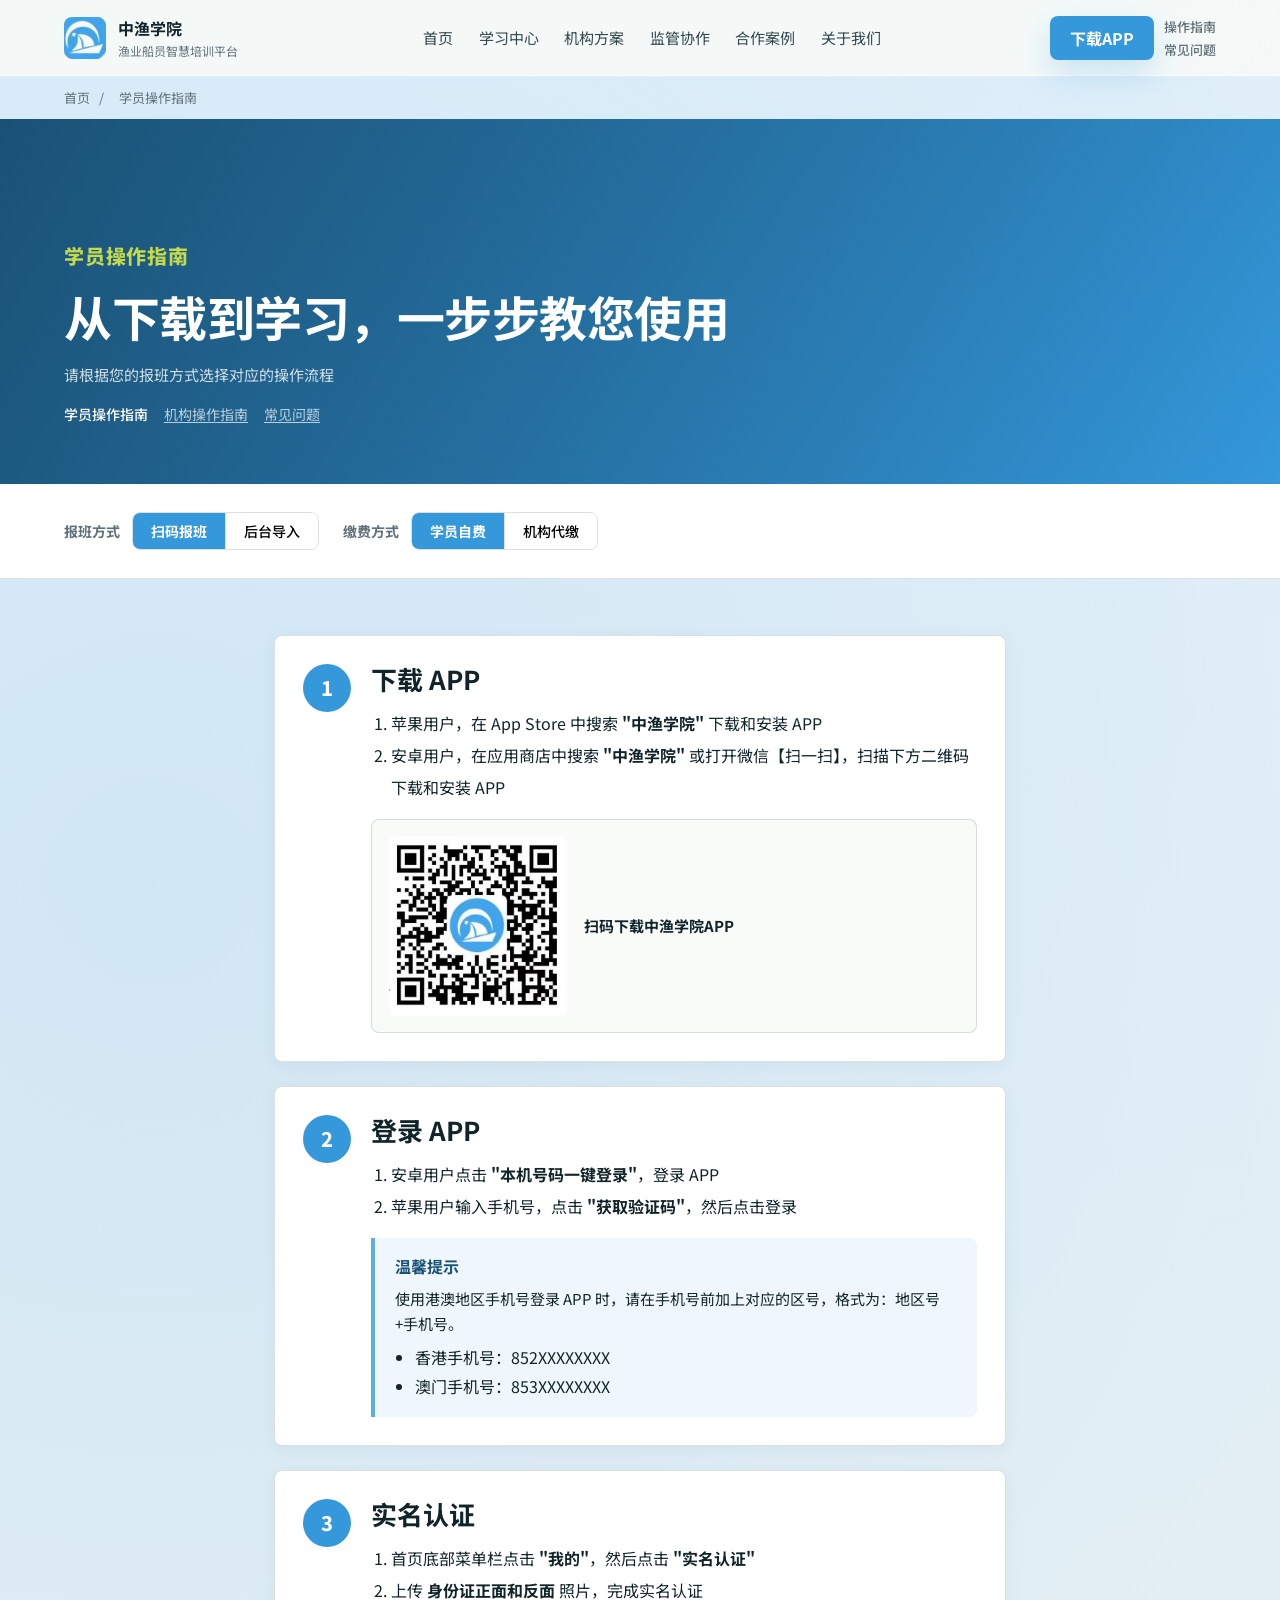
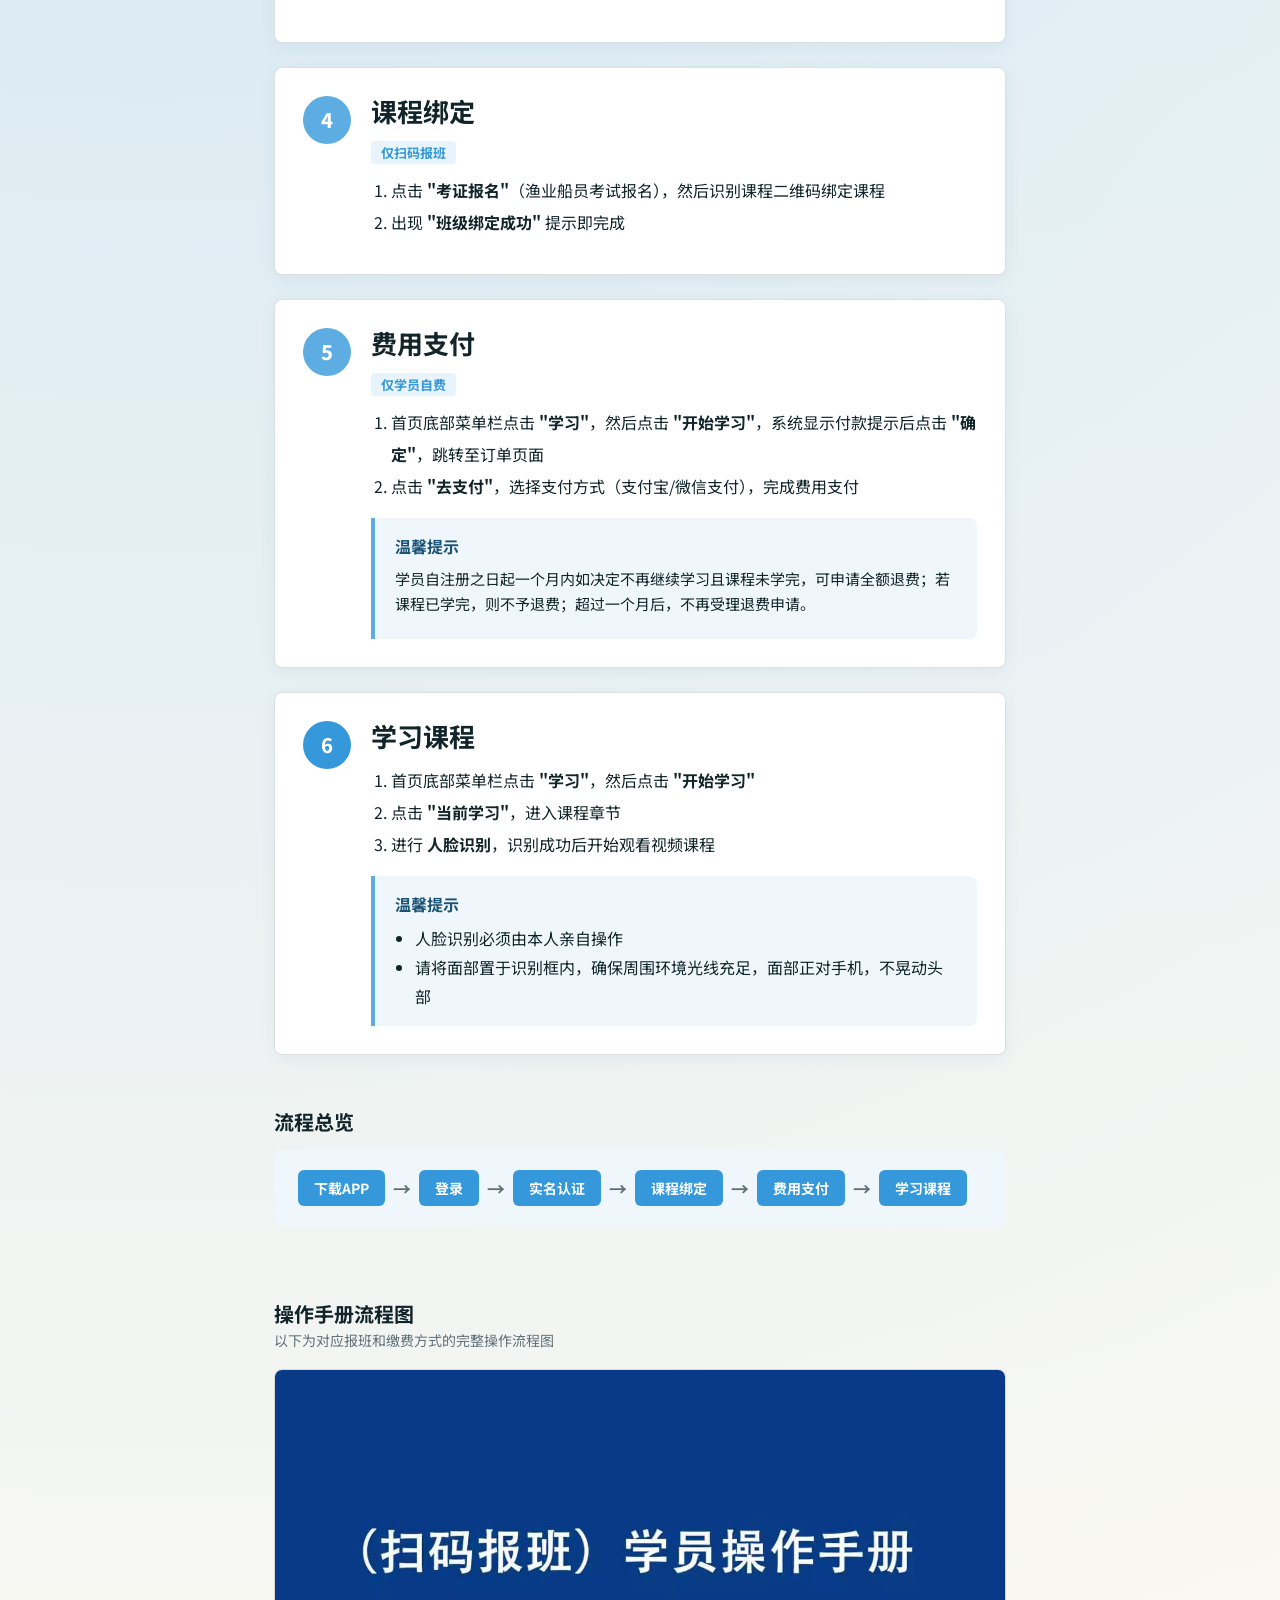
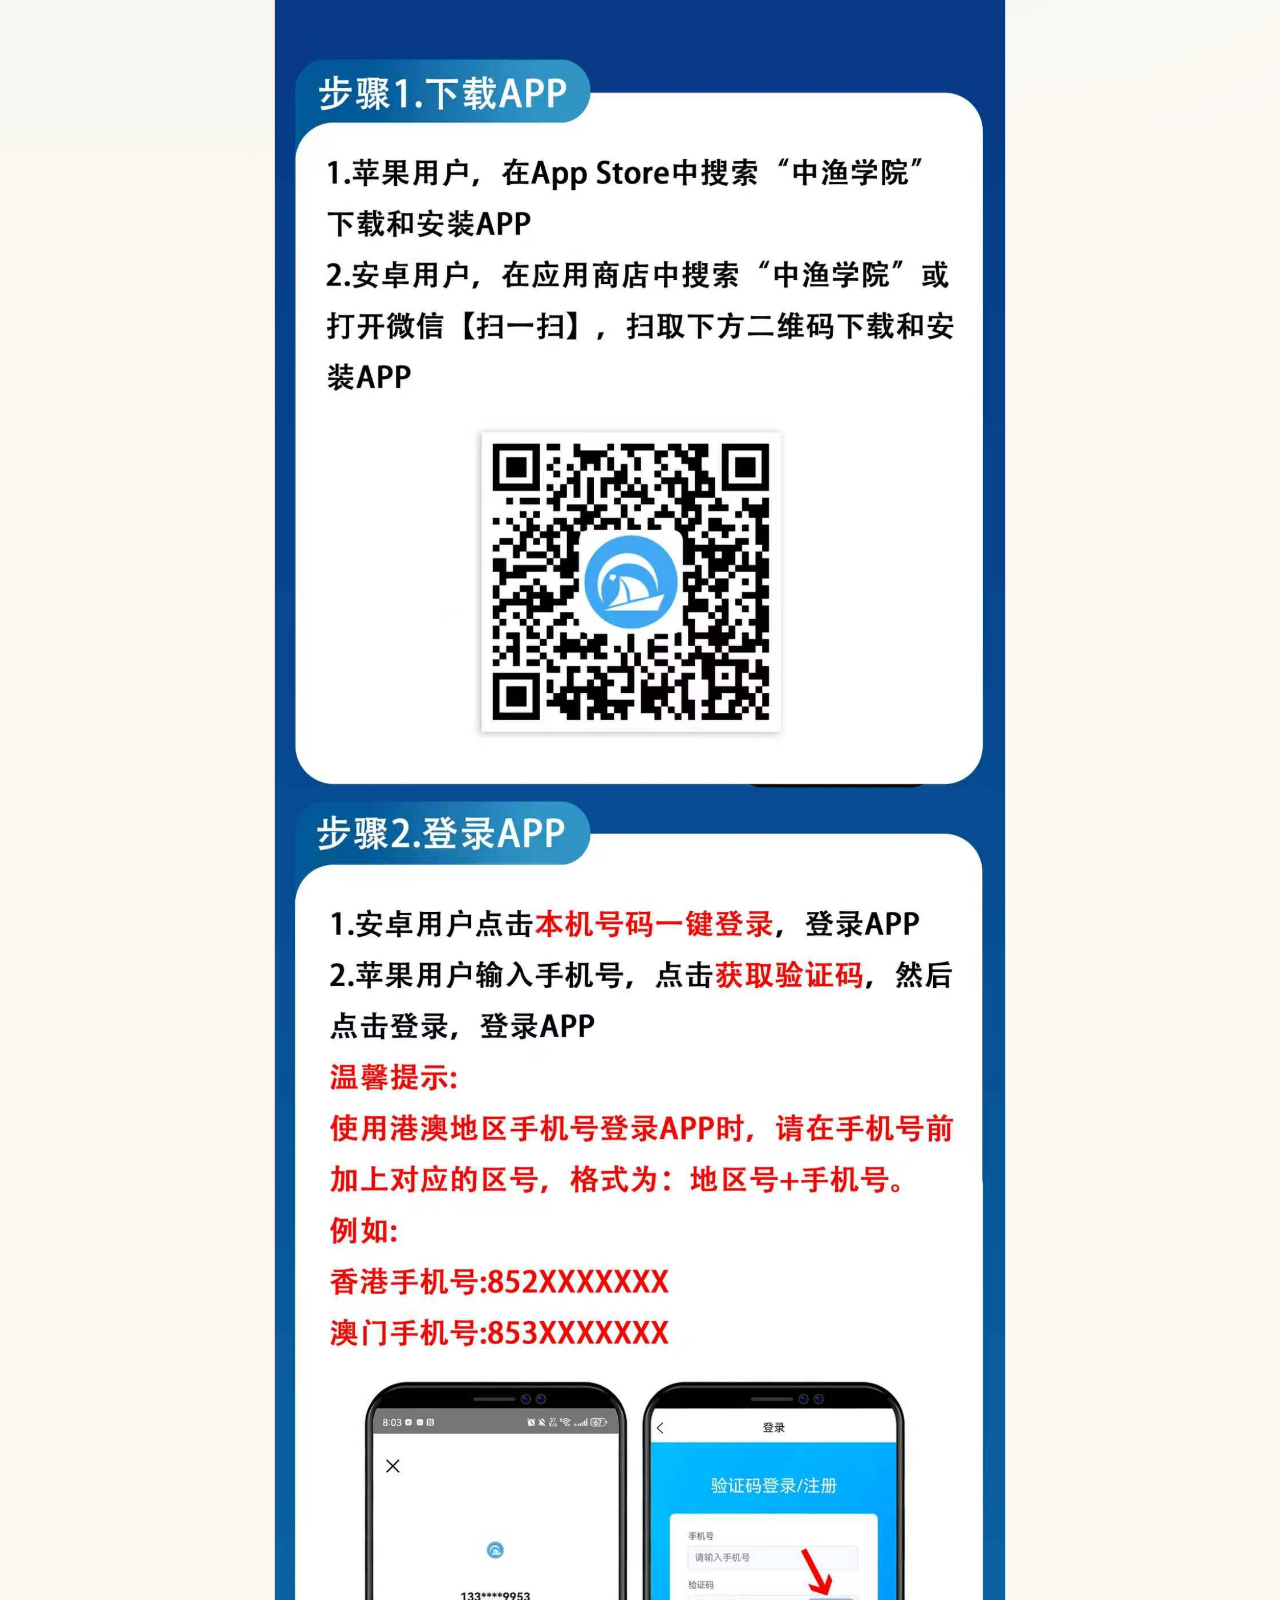
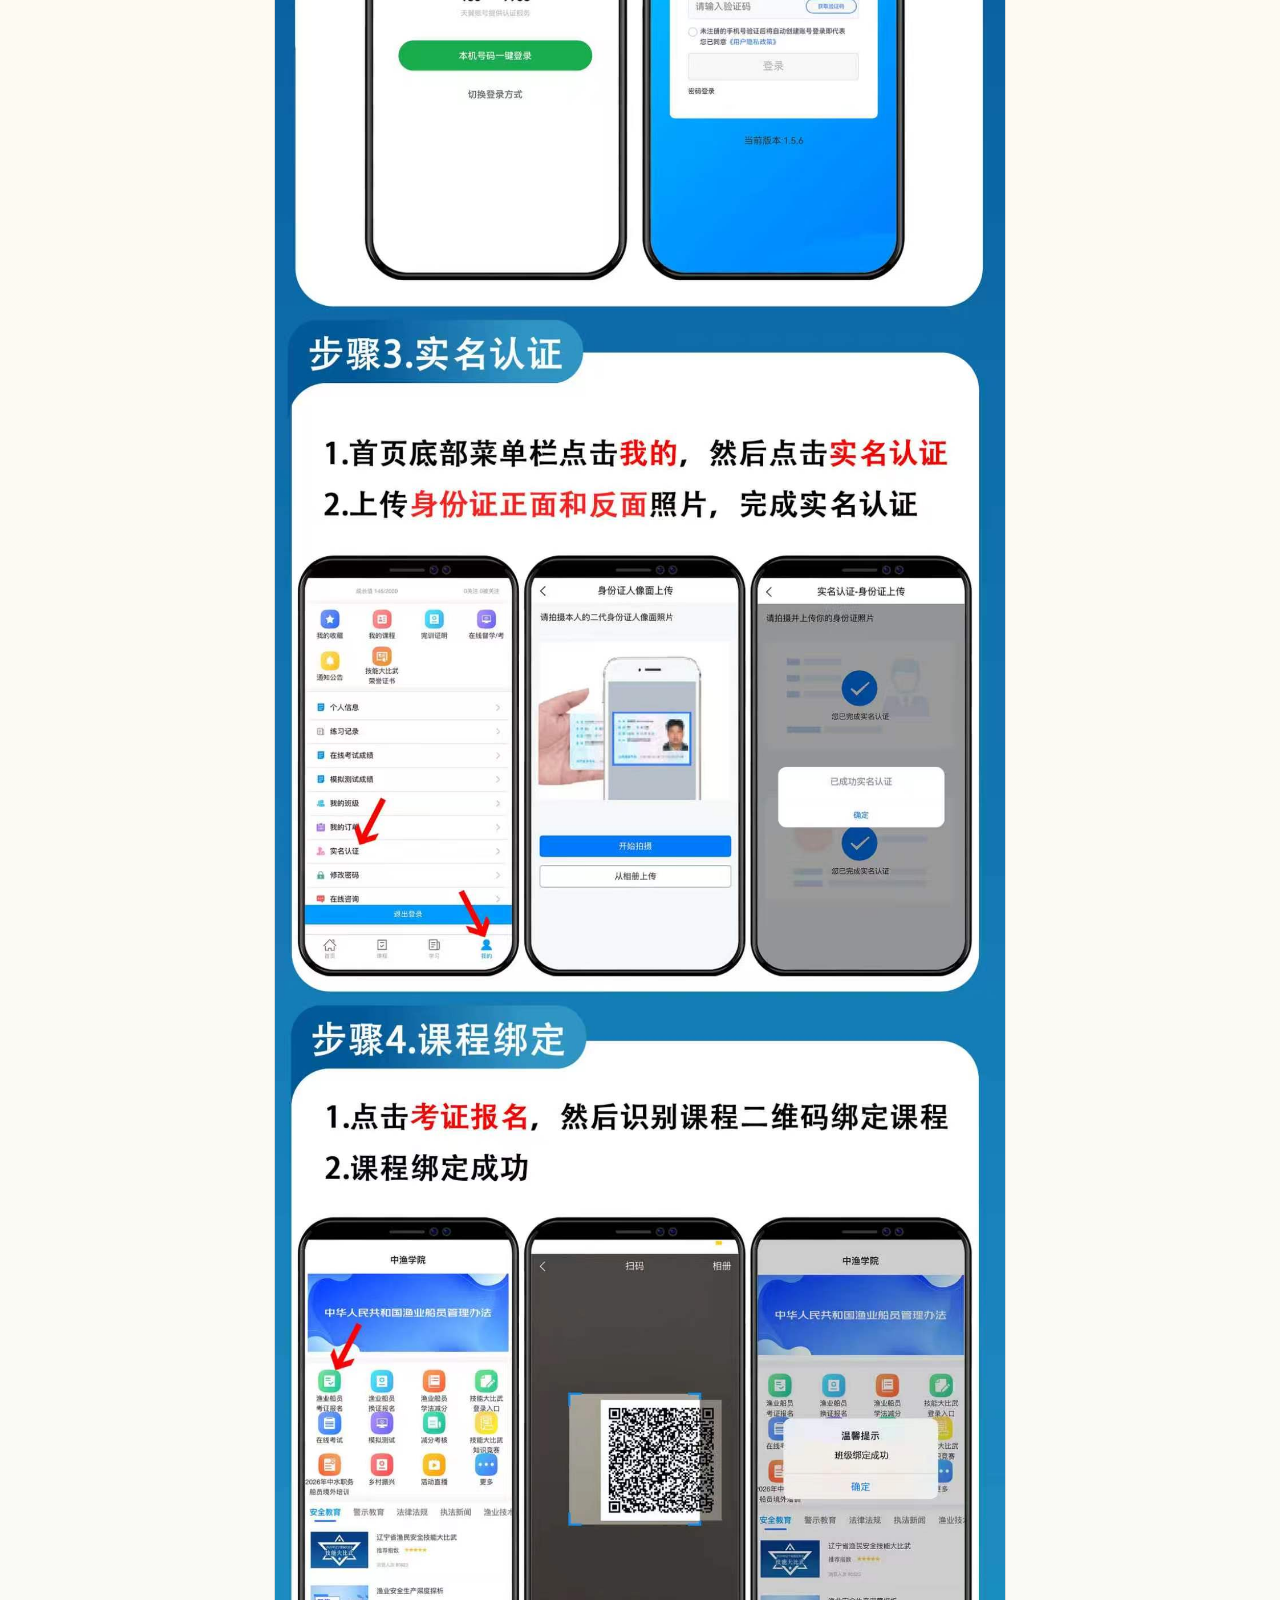
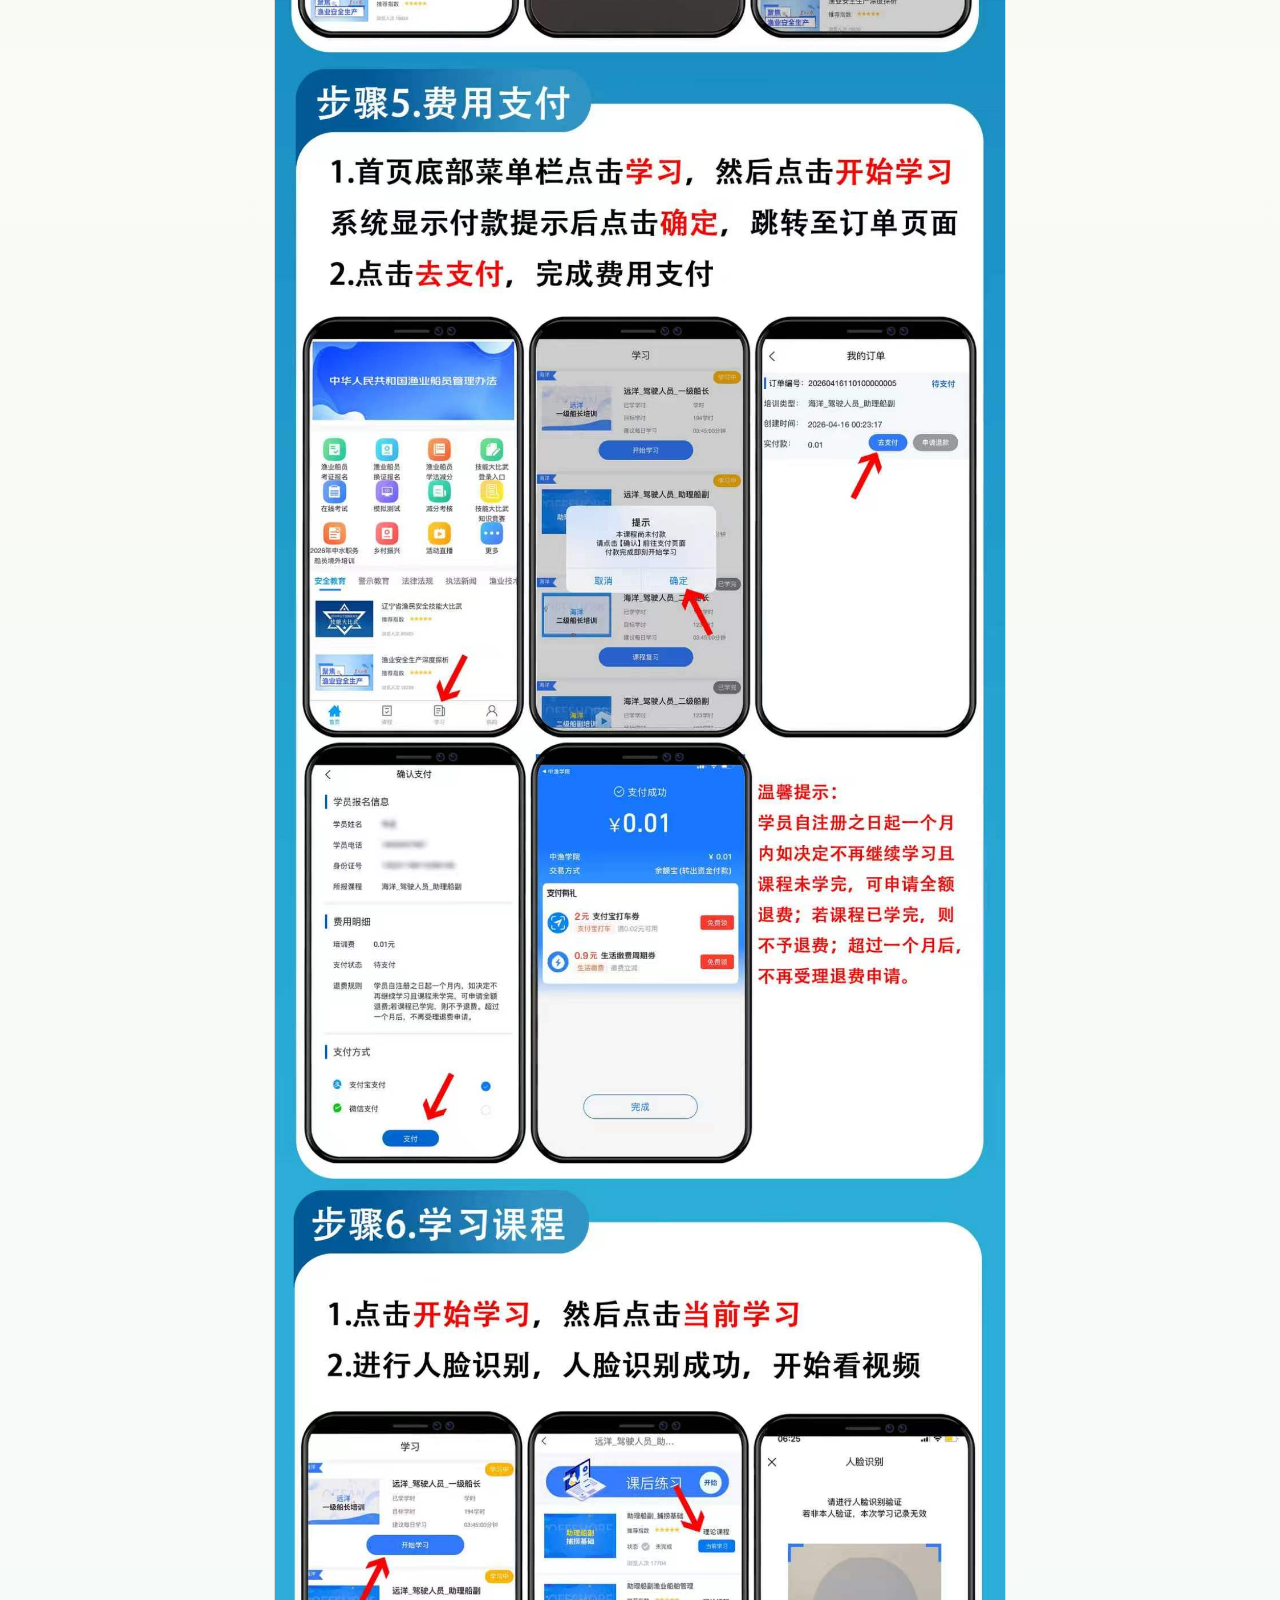
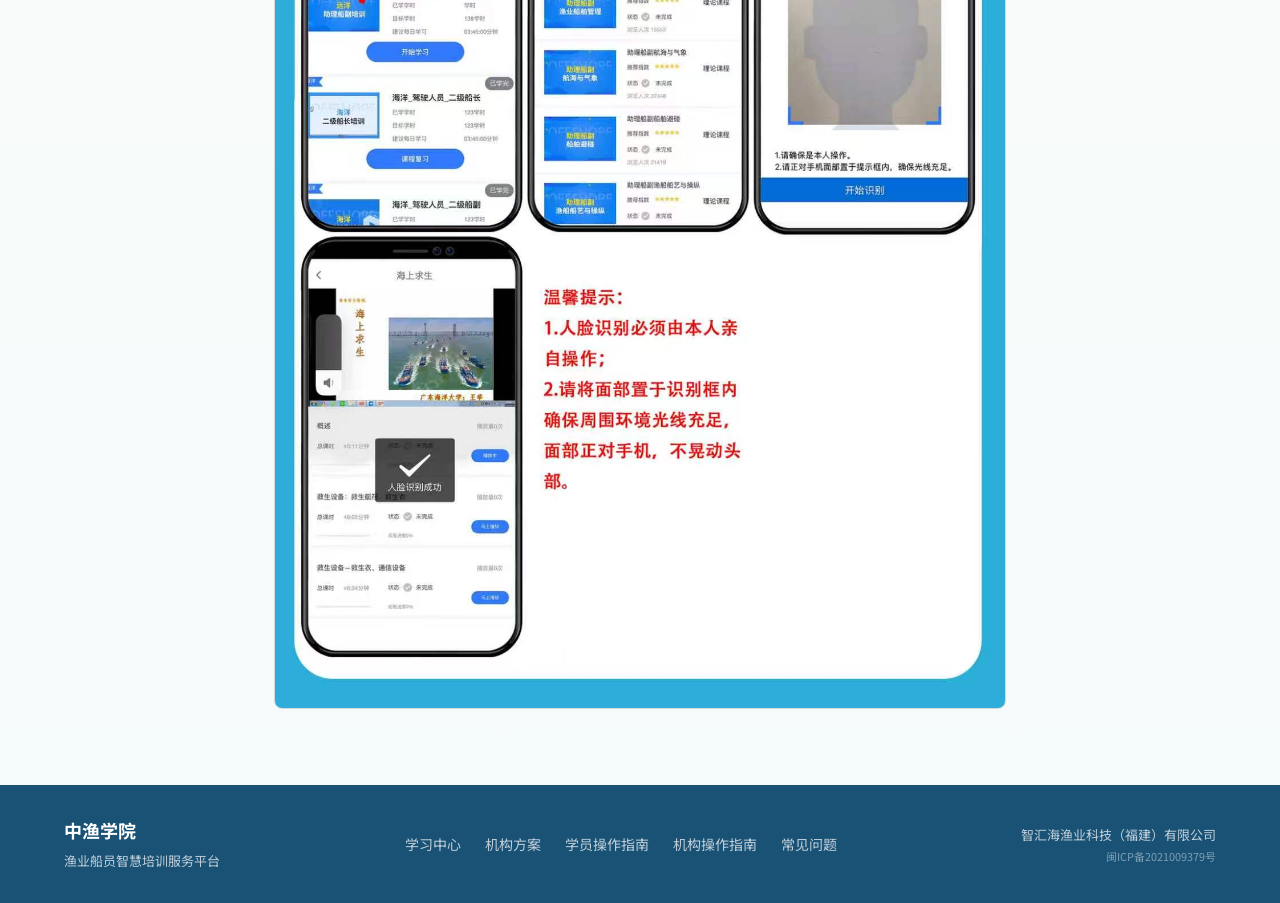
<file: help-student.html>
<!doctype html>
<html lang="zh-CN">
  <head>
    <meta charset="UTF-8" />
    <meta name="viewport" content="width=device-width, initial-scale=1.0" />
    <meta name="description" content="中渔学院APP学员操作指南 - 下载、注册、实名认证、课程学习完整教程。" />
    <link rel="canonical" href="https://www.zhongyuxueyuan.com/help-student.html" />
    <meta property="og:type" content="website" />
    <meta property="og:title" content="学员操作指南 | 中渔学院" />
    <meta property="og:description" content="中渔学院APP学员操作指南 - 下载、注册、实名认证、课程学习完整教程。" />
    <meta property="og:url" content="https://www.zhongyuxueyuan.com/help-student.html" />
    <meta property="og:image" content="https://www.zhongyuxueyuan.com/logo.png" />
    <meta property="og:locale" content="zh_CN" />
    <meta property="og:site_name" content="中渔学院" />
    <meta name="twitter:card" content="summary" />
    <meta name="twitter:title" content="学员操作指南 | 中渔学院" />
    <meta name="twitter:description" content="中渔学院APP学员操作指南 - 下载、注册、实名认证、课程学习完整教程。" />
    <title>学员操作指南 | 中渔学院</title>
    <link rel="preconnect" href="https://fonts.googleapis.com" />
    <link rel="preconnect" href="https://fonts.gstatic.com" crossorigin />
    <link href="https://fonts.googleapis.com/css2?family=Noto+Sans+SC:wght@300;400;500;700;800&display=swap" rel="stylesheet" />
    <link rel="stylesheet" href="./styles.css" />
    <script type="application/ld+json">
    {
      "@context": "https://schema.org",
      "@type": "BreadcrumbList",
      "itemListElement": [
        {
          "@type": "ListItem",
          "position": 1,
          "name": "首页",
          "item": "https://www.zhongyuxueyuan.com/"
        },
        {
          "@type": "ListItem",
          "position": 2,
          "name": "学员操作指南"
        }
      ]
    }
    </script>
  </head>
  <body>
    <header class="site-header">
      <a class="brand" href="./index.html" aria-label="中渔学院首页">
        <img class="brand-mark" src="./logo.png" alt="中渔学院" width="42" height="42" />
        <span>
          <strong>中渔学院</strong>
          <small>渔业船员智慧培训平台</small>
        </span>
      </a>
      <nav class="site-nav" aria-label="主导航">
        <a href="./index.html">首页</a>
        <a href="./index.html#learning">学习中心</a>
        <a href="./index.html#institution">机构方案</a>
        <a href="./index.html#supervision">监管协作</a>
        <a href="./index.html#cooperation">合作案例</a>
        <a href="./index.html#about">关于我们</a>
      </nav>
      <div class="nav-actions-group">
        <a class="nav-action" href="./index.html#download">下载APP</a>
        <div class="nav-help-links">
          <a href="./help-student.html" class="nav-current">操作指南</a>
          <a href="./faq.html">常见问题</a>
        </div>
      </div>
      <button class="menu-toggle" type="button" aria-label="打开导航菜单" aria-expanded="false">
        <span></span><span></span><span></span>
      </button>
    </header>

    <main>
      <nav class="breadcrumb" aria-label="面包屑导航">
        <a href="./index.html">首页</a>
        <span>/</span>
        <span>学员操作指南</span>
      </nav>

      <section class="help-hero">
        <p class="eyebrow">学员操作指南</p>
        <h1>从下载到学习，一步步教您使用</h1>
        <p>请根据您的报班方式选择对应的操作流程</p>
        <div class="help-nav-links">
          <span class="help-nav-current">学员操作指南</span>
          <a href="./help-institution.html">机构操作指南</a>
          <a href="./faq.html">常见问题</a>
        </div>
      </section>

      <section class="help-filter">
        <div class="filter-group">
          <span class="filter-label">报班方式</span>
          <div class="filter-btns" data-filter="method">
            <button class="filter-btn active" data-value="scan">扫码报班</button>
            <button class="filter-btn" data-value="import">后台导入</button>
          </div>
        </div>
        <div class="filter-group">
          <span class="filter-label">缴费方式</span>
          <div class="filter-btns" data-filter="payment">
            <button class="filter-btn active" data-value="self">学员自费</button>
            <button class="filter-btn" data-value="org">机构代缴</button>
          </div>
        </div>
      </section>

      <section class="help-steps">
        <div class="step-card" data-step="download">
          <div class="step-badge">1</div>
          <div class="step-body">
            <h2>下载 APP</h2>
            <ol>
              <li>苹果用户，在 App Store 中搜索 <strong>"中渔学院"</strong> 下载和安装 APP</li>
              <li>安卓用户，在应用商店中搜索 <strong>"中渔学院"</strong> 或打开微信【扫一扫】，扫描下方二维码下载和安装 APP</li>
            </ol>
            <div class="step-qr">
              <img src="./qrcode.jpg" alt="中渔学院APP下载二维码" width="180" height="180" />
              <p>扫码下载中渔学院APP</p>
            </div>
          </div>
        </div>

        <div class="step-card" data-step="login">
          <div class="step-badge">2</div>
          <div class="step-body">
            <h2>登录 APP</h2>
            <ol>
              <li>安卓用户点击 <strong>"本机号码一键登录"</strong>，登录 APP</li>
              <li>苹果用户输入手机号，点击 <strong>"获取验证码"</strong>，然后点击登录</li>
            </ol>
            <div class="step-tip">
              <strong>温馨提示</strong>
              <p>使用港澳地区手机号登录 APP 时，请在手机号前加上对应的区号，格式为：地区号+手机号。</p>
              <ul>
                <li>香港手机号：852XXXXXXXX</li>
                <li>澳门手机号：853XXXXXXXX</li>
              </ul>
            </div>
          </div>
        </div>

        <div class="step-card" data-step="verify">
          <div class="step-badge">3</div>
          <div class="step-body">
            <h2>实名认证</h2>
            <ol>
              <li>首页底部菜单栏点击 <strong>"我的"</strong>，然后点击 <strong>"实名认证"</strong></li>
              <li>上传 <strong>身份证正面和反面</strong> 照片，完成实名认证</li>
            </ol>
          </div>
        </div>

        <div class="step-card" data-step="bind" data-condition="scan">
          <div class="step-badge step-badge--conditional">4</div>
          <div class="step-body">
            <h2>课程绑定</h2>
            <span class="step-tag">仅扫码报班</span>
            <ol>
              <li>点击 <strong>"考证报名"</strong>（渔业船员考试报名），然后识别课程二维码绑定课程</li>
              <li>出现 <strong>"班级绑定成功"</strong> 提示即完成</li>
            </ol>
          </div>
        </div>

        <div class="step-card" data-step="pay" data-condition="self">
          <div class="step-badge step-badge--conditional">5</div>
          <div class="step-body">
            <h2>费用支付</h2>
            <span class="step-tag">仅学员自费</span>
            <ol>
              <li>首页底部菜单栏点击 <strong>"学习"</strong>，然后点击 <strong>"开始学习"</strong>，系统显示付款提示后点击 <strong>"确定"</strong>，跳转至订单页面</li>
              <li>点击 <strong>"去支付"</strong>，选择支付方式（支付宝/微信支付），完成费用支付</li>
            </ol>
            <div class="step-tip">
              <strong>温馨提示</strong>
              <p>学员自注册之日起一个月内如决定不再继续学习且课程未学完，可申请全额退费；若课程已学完，则不予退费；超过一个月后，不再受理退费申请。</p>
            </div>
          </div>
        </div>

        <div class="step-card" data-step="learn">
          <div class="step-badge">6</div>
          <div class="step-body">
            <h2>学习课程</h2>
            <ol>
              <li>首页底部菜单栏点击 <strong>"学习"</strong>，然后点击 <strong>"开始学习"</strong></li>
              <li>点击 <strong>"当前学习"</strong>，进入课程章节</li>
              <li>进行 <strong>人脸识别</strong>，识别成功后开始观看视频课程</li>
            </ol>
            <div class="step-tip">
              <strong>温馨提示</strong>
              <ul>
                <li>人脸识别必须由本人亲自操作</li>
                <li>请将面部置于识别框内，确保周围环境光线充足，面部正对手机，不晃动头部</li>
              </ul>
            </div>
          </div>
        </div>
      </section>

      <section class="help-flow">
        <h2>流程总览</h2>
        <div class="flow-bar">
          <span class="flow-node">下载APP</span>
          <span class="flow-arrow">→</span>
          <span class="flow-node">登录</span>
          <span class="flow-arrow">→</span>
          <span class="flow-node">实名认证</span>
          <span class="flow-arrow flow-cond flow-cond--scan">→</span>
          <span class="flow-node flow-cond flow-cond--scan">课程绑定</span>
          <span class="flow-arrow flow-cond flow-cond--self">→</span>
          <span class="flow-node flow-cond flow-cond--self">费用支付</span>
          <span class="flow-arrow">→</span>
          <span class="flow-node">学习课程</span>
        </div>
      </section>

      <section class="help-manual-img">
        <h2>操作手册流程图</h2>
        <p>以下为对应报班和缴费方式的完整操作流程图</p>
        <div class="manual-img-wrap">
          <img class="manual-flowchart" data-combo="scan-self" src="./images/student-scan-selfpay.jpg" alt="扫码报班 + 学员自费操作流程图" />
          <img class="manual-flowchart" data-combo="scan-org" src="./images/student-scan.jpg" alt="扫码报班 + 机构代缴操作流程图" style="display:none" />
          <img class="manual-flowchart" data-combo="import-self" src="./images/student-import-selfpay.jpg" alt="后台导入 + 学员自费操作流程图" style="display:none" />
          <img class="manual-flowchart" data-combo="import-org" src="./images/student-import.jpg" alt="后台导入 + 机构代缴操作流程图" style="display:none" />
        </div>
      </section>
    </main>

    <footer class="site-footer">
      <div class="footer-brand">
        <strong>中渔学院</strong>
        <span>渔业船员智慧培训服务平台</span>
      </div>
      <nav class="footer-nav" aria-label="页脚导航">
        <a href="./index.html#learning">学习中心</a>
        <a href="./index.html#institution">机构方案</a>
        <a href="./help-student.html">学员操作指南</a>
        <a href="./help-institution.html">机构操作指南</a>
        <a href="./faq.html">常见问题</a>
      </nav>
      <div class="footer-legal">
        <span>智汇海渔业科技（福建）有限公司</span>
        <small><a href="https://beian.miit.gov.cn/" target="_blank" rel="noopener noreferrer">闽ICP备2021009379号</a></small>
      </div>
    </footer>

    <script>
    (function() {
      var method = 'scan';
      var payment = 'self';

      function update() {
        var steps = document.querySelectorAll('.step-card');
        var num = 0;
        steps.forEach(function(card) {
          var cond = card.dataset.condition;
          var show = !cond ||
            (cond === 'scan' && method === 'scan') ||
            (cond === 'self' && payment === 'self');
          card.style.display = show ? '' : 'none';
          if (show) {
            num++;
            card.querySelector('.step-badge').textContent = num;
          }
        });

        document.querySelectorAll('.flow-cond--scan').forEach(function(el) {
          el.style.display = method === 'scan' ? '' : 'none';
        });
        document.querySelectorAll('.flow-cond--self').forEach(function(el) {
          el.style.display = payment === 'self' ? '' : 'none';
        });

        var combo = method + '-' + payment;
        document.querySelectorAll('.manual-flowchart').forEach(function(img) {
          img.style.display = img.dataset.combo === combo ? '' : 'none';
        });
      }

      document.querySelectorAll('.filter-btns').forEach(function(group) {
        group.addEventListener('click', function(e) {
          var btn = e.target.closest('.filter-btn');
          if (!btn) return;
          group.querySelectorAll('.filter-btn').forEach(function(b) {
            b.classList.remove('active');
          });
          btn.classList.add('active');
          if (group.dataset.filter === 'method') method = btn.dataset.value;
          if (group.dataset.filter === 'payment') payment = btn.dataset.value;
          update();
        });
      });

      update();

      // Mobile menu
      var menuBtn = document.querySelector('.menu-toggle');
      var nav = document.querySelector('.site-nav');
      if (menuBtn) {
        menuBtn.addEventListener('click', function() {
          var expanded = menuBtn.getAttribute('aria-expanded') === 'true';
          menuBtn.setAttribute('aria-expanded', String(!expanded));
          nav.classList.toggle('open');
        });
      }
    })();
    </script>
  </body>
</html>
</file>
<file: styles.css>
:root {
  --ink: #10242a;
  --muted: #607079;
  --paper: #f7fbf8;
  --sea: #3498db;
  --deep: #1a5276;
  --aqua: #5dade2;
  --lime: #c4d94c;
  --coral: #ef745f;
  --line: rgba(16, 36, 42, 0.14);
  --shadow: 0 24px 60px rgba(26, 82, 118, 0.18);
  font-family:
    "Noto Sans SC", Inter, "PingFang SC", "Microsoft YaHei",
    "Noto Sans CJK SC", system-ui, sans-serif;
}

* {
  box-sizing: border-box;
}

html {
  scroll-behavior: smooth;
}

body {
  margin: 0;
  color: var(--ink);
  background:
    radial-gradient(circle at 12% 10%, rgba(52, 152, 219, 0.18), transparent 34%),
    linear-gradient(180deg, #f0f7fc 0%, #fffaf0 44%, #f5fafb 100%);
}

a {
  color: inherit;
  text-decoration: none;
}

button,
input {
  font: inherit;
}

.site-header {
  position: sticky;
  top: 0;
  z-index: 20;
  display: flex;
  align-items: center;
  justify-content: space-between;
  gap: 24px;
  min-height: 76px;
  padding: 12px clamp(20px, 5vw, 72px);
  border-bottom: 1px solid rgba(255, 255, 255, 0.5);
  background: rgba(247, 251, 248, 0.88);
  backdrop-filter: blur(18px);
}

.brand {
  display: flex;
  align-items: center;
  gap: 12px;
  min-width: 190px;
}

.brand-mark,
.icon {
  display: grid;
  place-items: center;
  width: 42px;
  height: 42px;
  border-radius: 8px;
  color: white;
  background: linear-gradient(145deg, var(--sea), #19a6a8);
  font-weight: 800;
  overflow: hidden;
}

img.brand-mark {
  object-fit: cover;
  background: none;
}

.icon svg {
  width: 22px;
  height: 22px;
}

.brand strong,
.brand small {
  display: block;
}

.brand small {
  margin-top: 2px;
  color: var(--muted);
  font-size: 12px;
}

.site-nav {
  display: flex;
  justify-content: center;
  gap: clamp(12px, 2vw, 30px);
  color: #31464d;
  font-size: 15px;
}

.site-nav a {
  padding: 10px 0;
}

.nav-action,
.btn {
  display: inline-flex;
  align-items: center;
  justify-content: center;
  min-height: 44px;
  border: 0;
  border-radius: 8px;
  padding: 0 20px;
  cursor: pointer;
  font-weight: 700;
  transition:
    transform 0.2s ease,
    box-shadow 0.2s ease,
    background 0.2s ease;
}

.nav-actions-group {
  display: flex;
  align-items: center;
  gap: 10px;
}

.nav-help-links {
  display: flex;
  flex-direction: column;
  justify-content: center;
  gap: 0;
  min-height: 44px;
  font-size: 13px;
  line-height: 1;
}

.nav-help-links a {
  padding: 5px 0;
  color: var(--muted);
  font-weight: 500;
  white-space: nowrap;
  transition: color 0.2s;
}

.nav-help-links a:hover {
  color: var(--sea);
}

.nav-action,
.btn.primary {
  color: white;
  background: var(--sea);
  box-shadow: 0 14px 30px rgba(52, 152, 219, 0.22);
}

.btn.ghost {
  border: 1px solid rgba(255, 255, 255, 0.48);
  color: white;
  background: rgba(255, 255, 255, 0.12);
}

.btn.muted,
.btn.ghost-dark {
  border: 1px solid var(--line);
  color: var(--ink);
  background: white;
}

.nav-action:hover,
.btn:hover {
  transform: translateY(-2px);
}

.section-band,
.section-pad {
  padding-inline: clamp(24px, 4vw, 80px);
}

.hero {
  position: relative;
  display: grid;
  grid-template-columns: minmax(320px, 1fr) minmax(260px, 0.7fr);
  gap: clamp(24px, 5vw, 64px);
  align-items: center;
  min-height: calc(100vh - 76px);
  padding-top: 40px;
  padding-bottom: 60px;
  overflow: hidden;
  color: white;
  background:
    linear-gradient(115deg, rgba(26, 82, 118, 0.94), rgba(52, 152, 219, 0.75)),
    repeating-linear-gradient(135deg, rgba(255, 255, 255, 0.08) 0 1px, transparent 1px 20px),
    linear-gradient(145deg, #1a5276 0%, #2d7bb8 50%, #3498db 100%);
}

.hero::after {
  content: "";
  position: absolute;
  inset: auto 0 0;
  height: 80px;
  background: linear-gradient(180deg, transparent, rgba(26, 82, 118, 0.32));
  pointer-events: none;
}

.hero-content,
.hero-panel {
  position: relative;
  z-index: 1;
}

.eyebrow {
  margin: 0 0 16px;
  color: var(--coral);
  font-size: 20px;
  font-weight: 800;
  letter-spacing: 0.04em;
}

.hero .eyebrow {
  color: var(--lime);
  font-size: clamp(22px, 2.6vw, 32px);
}

h1,
h2,
h3,
p {
  margin-top: 0;
}

h1 {
  max-width: 680px;
  margin-bottom: 18px;
  font-size: clamp(36px, 5.2vw, 64px);
  line-height: 1.15;
  letter-spacing: -0.01em;
}

h2 {
  margin-bottom: 18px;
  font-size: clamp(28px, 3.8vw, 52px);
  line-height: 1.12;
  letter-spacing: 0;
}

h3 {
  margin-bottom: 10px;
  font-size: 18px;
  line-height: 1.3;
}

p {
  color: var(--muted);
  font-size: 15px;
  line-height: 1.7;
}

.hero-copy {
  max-width: 800px;
  color: rgba(255, 255, 255, 0.88);
  font-size: clamp(17px, 2vw, 22px);
}

.hero-slogan {
  margin-top: 12px;
  color: rgba(255, 255, 255, 0.7);
  font-size: clamp(13px, 1.2vw, 16px);
  font-style: italic;
}

.hero-actions {
  display: flex;
  flex-wrap: wrap;
  gap: 14px;
  margin-top: 36px;
}

.hero-panel {
  display: grid;
  gap: 18px;
}

.hero-metrics {
  display: grid;
  grid-template-columns: 1fr 1fr;
  gap: 16px;
  position: relative;
  z-index: 1;
}

.hero-metric {
  padding: 24px 20px;
  border-radius: 12px;
  background: rgba(255, 255, 255, 0.12);
  border: 1px solid rgba(255, 255, 255, 0.2);
  backdrop-filter: blur(8px);
  text-align: center;
}

.hero-metric strong {
  display: block;
  font-size: clamp(24px, 3vw, 36px);
  color: white;
  margin-bottom: 4px;
}

.hero-metric span {
  font-size: 14px;
  color: rgba(255, 255, 255, 0.7);
}

.radar-card,
.dashboard-card,
.entry-card,
.lead-form,
.contact-card,
.news-grid article,
.manual-card {
  border: 1px solid rgba(255, 255, 255, 0.5);
  border-radius: 8px;
  background: rgba(255, 255, 255, 0.76);
  box-shadow: var(--shadow);
  backdrop-filter: blur(16px);
}

.radar-card {
  display: grid;
  grid-template-columns: 130px 1fr;
  gap: 16px;
  align-items: center;
  padding: 18px;
  color: var(--ink);
}

.radar-card p,
.dashboard-card p {
  margin-bottom: 0;
}

.radar {
  position: relative;
  aspect-ratio: 1;
  border-radius: 50%;
  background:
    radial-gradient(circle, transparent 0 28%, rgba(52, 152, 219, 0.16) 29% 30%, transparent 31% 54%, rgba(52, 152, 219, 0.18) 55% 56%, transparent 57%),
    conic-gradient(from 20deg, rgba(196, 217, 76, 0.3), transparent 28%, rgba(52, 152, 219, 0.28), transparent 62%);
  border: 1px solid rgba(52, 152, 219, 0.24);
}

.radar span {
  position: absolute;
  right: 50%;
  top: 50%;
  width: 46%;
  height: 2px;
  transform-origin: right center;
  transform: translateY(-50%) rotate(-60deg);
  animation: sweep 5s linear 6 forwards;
  background: var(--lime);
}

.point {
  position: absolute;
  width: 10px;
  height: 10px;
  border-radius: 50%;
  background: var(--coral);
  box-shadow: 0 0 0 8px rgba(239, 116, 95, 0.14);
}

.p1 {
  left: 32%;
  top: 24%;
}

.p2 {
  right: 26%;
  top: 48%;
}

.p3 {
  left: 42%;
  bottom: 20%;
}

.dashboard-card {
  padding: 18px;
}

.dashboard-head {
  display: flex;
  justify-content: space-between;
  margin-bottom: 14px;
  color: var(--ink);
  font-weight: 700;
  font-size: 14px;
}

.dashboard-head b {
  color: var(--coral);
  font-size: 12px;
}

.bars {
  display: grid;
  grid-template-columns: repeat(5, 1fr);
  align-items: end;
  gap: 10px;
  height: 130px;
}

.bars i {
  border-radius: 8px 8px 0 0;
  background: linear-gradient(180deg, var(--lime), var(--sea));
}

.section-pad,
.quick-entry {
  padding-top: clamp(60px, 8vw, 100px);
  padding-bottom: clamp(60px, 8vw, 100px);
}

.section-title {
  max-width: 820px;
  margin-bottom: 38px;
}

.section-title p:not(.eyebrow),
.section-copy > p {
  max-width: 720px;
  font-size: 18px;
}

.entry-grid,
.news-grid {
  display: grid;
  grid-template-columns: repeat(3, 1fr);
  gap: 20px;
}

.value-grid {
  display: grid;
  grid-template-columns: repeat(3, 1fr);
  gap: 20px;
}

.entry-card,
.news-grid article {
  padding: 28px;
  background: white;
  cursor: pointer;
  transition:
    transform 0.2s ease-out,
    box-shadow 0.2s ease-out;
}

.entry-card:hover,
.news-grid article:hover {
  transform: translateY(-4px);
  box-shadow: 0 12px 32px rgba(26, 82, 118, 0.12);
}

.entry-card {
  min-height: 220px;
}

.entry-card p,
.news-grid p,
.value-grid p {
  margin-bottom: 0;
}

.learning,
.solution {
  display: grid;
  grid-template-columns: minmax(280px, 0.85fr) minmax(320px, 1.15fr);
  gap: clamp(28px, 5vw, 64px);
  align-items: center;
  padding-top: clamp(56px, 7vw, 96px);
  padding-bottom: clamp(56px, 7vw, 96px);
  background: #f0f7fc;
}

.phone-shell {
  justify-self: center;
  width: min(330px, 100%);
  min-height: 620px;
  padding: 28px 18px;
  border: 10px solid #1a5276;
  border-radius: 36px;
  background:
    linear-gradient(180deg, rgba(255, 255, 255, 0.18), transparent),
    linear-gradient(160deg, #3498db, #f7faf2);
  box-shadow: 0 32px 80px rgba(26, 82, 118, 0.28);
}

.phone-status {
  width: 74px;
  height: 8px;
  margin: 0 auto 42px;
  border-radius: 99px;
  background: #1a5276;
}

.app-card,
.app-list {
  border-radius: 8px;
  padding: 22px;
  background: rgba(255, 255, 255, 0.84);
}

.app-card strong,
.app-card span,
.app-card small {
  display: block;
}

.app-card strong {
  margin: 12px 0;
  font-size: 26px;
}

.app-list {
  margin-top: 18px;
}

.app-list p {
  display: flex;
  justify-content: space-between;
  margin-bottom: 14px;
}

.app-list p:last-child {
  margin-bottom: 0;
}

.app-list b {
  color: var(--sea);
}

.feature-list {
  display: grid;
  grid-template-columns: repeat(auto-fit, minmax(280px, 1fr));
  gap: 14px;
  margin-top: 32px;
}

.feature-list article,
.value-grid article {
  padding: 22px;
  border-left: 4px solid var(--aqua);
  border-radius: 8px;
  background: white;
  transition: box-shadow 0.2s ease-out;
}

.value-grid article:hover {
  box-shadow: 0 8px 24px rgba(26, 82, 118, 0.1);
}

.download {
  display: grid;
  grid-template-columns: minmax(300px, 0.95fr) minmax(0, 1.05fr);
  gap: 24px;
  align-items: flex-start;
}

.download-box {
  display: flex;
  gap: 22px;
  align-items: center;
  padding: 24px;
  border: 1px solid var(--line);
  border-radius: 8px;
  background: white;
  box-shadow: var(--shadow);
}

.qr {
  position: relative;
  display: grid;
  place-items: center;
  flex: 0 0 150px;
  width: 150px;
  height: 150px;
  border: 1px solid var(--line);
  background: #f8fbf8;
  border-radius: 8px;
  overflow: hidden;
}

.qr img {
  width: 100%;
  height: 100%;
  object-fit: contain;
}

.download-actions {
  display: grid;
  gap: 12px;
  flex: 1;
}

.manual-link {
  color: var(--sea);
  font-weight: 800;
}

.link-group {
  display: flex;
  gap: 16px;
  margin-top: 12px;
}

.guide {
  display: grid;
  grid-template-columns: minmax(320px, 1fr) minmax(320px, 1fr);
  gap: 24px;
  padding-top: 32px;
}

.video-mock {
  position: relative;
  display: grid;
  place-items: center;
  min-height: 330px;
  overflow: hidden;
  border-radius: 8px;
  color: white;
  background:
    linear-gradient(rgba(26, 82, 118, 0.34), rgba(26, 82, 118, 0.62)),
    repeating-linear-gradient(115deg, rgba(255, 255, 255, 0.14) 0 1px, transparent 1px 22px),
    linear-gradient(145deg, #3498db, #1a5276);
}

.video-mock span {
  position: absolute;
  left: 24px;
  bottom: 22px;
  font-size: 22px;
  font-weight: 800;
}

.play-button {
  width: 78px;
  height: 78px;
  border: 0;
  border-radius: 50%;
  background: white;
  cursor: pointer;
  transition:
    transform 0.2s ease-out,
    box-shadow 0.2s ease-out;
}

.play-button:hover {
  transform: scale(1.08);
  box-shadow: 0 8px 24px rgba(255, 255, 255, 0.3);
}

.play-button::after {
  content: "";
  display: block;
  width: 0;
  height: 0;
  margin: auto;
  border-top: 15px solid transparent;
  border-bottom: 15px solid transparent;
  border-left: 23px solid var(--sea);
  transform: translateX(4px);
}

.manual-card {
  padding: 34px;
  background: white;
}

.solution {
  grid-template-columns: 1fr;
  gap: 40px;
  background: #f5fafc;
}

.solution .section-copy {
  grid-row: span 2;
}

.lead-form {
  display: grid;
  gap: 16px;
  padding: 28px;
  background: white;
}

.lead-form label {
  display: grid;
  gap: 8px;
  color: #3d5259;
  font-weight: 700;
}

.lead-form input {
  width: 100%;
  min-height: 46px;
  border: 1px solid var(--line);
  border-radius: 8px;
  padding: 0 14px;
  outline: none;
}

.lead-form input:focus {
  border-color: var(--sea);
  box-shadow: 0 0 0 4px rgba(52, 152, 219, 0.12);
}

.form-message {
  min-height: 24px;
  margin-bottom: 0;
  color: var(--sea);
  font-weight: 800;
}

.contact-phones {
  display: flex;
  gap: 16px;
  flex-wrap: wrap;
  margin-top: 8px;
}

.contact-phones a {
  display: inline-flex;
  align-items: center;
  gap: 6px;
  padding: 10px 20px;
  background: var(--sea);
  color: white;
  border-radius: 8px;
  font-weight: 700;
  font-size: 1.05rem;
  text-decoration: none;
  transition: background 0.2s;
}

.contact-phones a:hover {
  background: var(--deep);
}

.supervision {
  background: var(--deep);
  color: white;
}

.supervision p {
  color: rgba(255, 255, 255, 0.72);
}

.supervision-layout {
  display: grid;
  grid-template-columns: minmax(0, 1.2fr) minmax(280px, 0.8fr);
  gap: 28px;
  align-items: stretch;
}

.supervision-features {
  grid-template-columns: repeat(3, 1fr);
}

.map-visual {
  position: relative;
  min-height: 520px;
  overflow: hidden;
  border: 1px solid rgba(255, 255, 255, 0.2);
  border-radius: 8px;
  background: white;
}

.map-background {
  position: absolute;
  inset: 0;
  display: flex;
  align-items: center;
  justify-content: center;
}

.china-map-svg {
  width: 95%;
  height: 95%;
}

.province {
  fill: #d0e8f7;
  stroke: #5dade2;
  stroke-width: 1.5;
}

.highlight {
  fill: #2980b9;
  stroke: #1a5276;
  stroke-width: 2;
  filter: drop-shadow(0 0 8px rgba(52, 152, 219, 0.5));
  transition: all 0.3s ease;
}

.highlight.active {
  fill: url(#blueGradient);
  animation: pulse 2s infinite;
}

.label-text {
  fill: white;
  font-size: 16px;
  font-weight: bold;
  text-anchor: middle;
  dominant-baseline: middle;
  filter: drop-shadow(1px 1px 2px rgba(0, 0, 0, 0.3));
}

.label-text-small {
  fill: white;
  font-size: 12px;
  font-weight: bold;
  text-anchor: middle;
  dominant-baseline: middle;
  filter: drop-shadow(1px 1px 2px rgba(0, 0, 0, 0.3));
}

@keyframes pulse {
  0%, 100% {
    opacity: 1;
  }
  50% {
    opacity: 0.8;
  }
}

.feature-list.dark article {
  border-left-color: var(--lime);
  background: rgba(255, 255, 255, 0.08);
}

.feature-list.dark h3 {
  color: white;
}

.coverage {
  padding-top: clamp(72px, 10vw, 128px);
  padding-bottom: clamp(72px, 10vw, 128px);
  background: #f0f7fc;
}

.news-grid article span {
  color: var(--coral);
  font-weight: 800;
}

.about-section {
  background: #f0f7fc;
}

.about-layout {
  display: grid;
  grid-template-columns: 1fr 320px;
  gap: 40px;
  align-items: start;
}

.about-block {
  margin-bottom: 32px;
}

.about-block:last-child {
  margin-bottom: 0;
}

.about-block h3 {
  font-size: 18px;
  margin-bottom: 14px;
  color: var(--ink);
}

.biz-grid {
  display: grid;
  grid-template-columns: repeat(3, 1fr);
  gap: 14px;
}

.biz-card {
  display: flex;
  flex-direction: column;
  align-items: center;
  text-align: center;
  padding: 16px 12px;
  border-radius: 10px;
  background: white;
  border: 1px solid var(--line);
  box-shadow: 0 2px 8px rgba(26, 82, 118, 0.04);
  transition: all 0.2s ease;
}

.biz-card:hover {
  border-color: var(--sea);
  box-shadow: 0 4px 16px rgba(52, 152, 219, 0.12);
}

.biz-card--wide {
  grid-column: span 2;
  padding: 16px 24px;
}

.biz-wide-layout {
  display: flex;
  align-items: center;
  gap: 24px;
  width: 100%;
}

.biz-wide-title {
  display: flex;
  align-items: center;
  gap: 10px;
  white-space: nowrap;
}

.biz-icon {
  display: flex;
  align-items: center;
  justify-content: center;
  width: 36px;
  height: 36px;
  flex-shrink: 0;
  border-radius: 8px;
  background: linear-gradient(135deg, rgba(52, 152, 219, 0.12), rgba(93, 173, 226, 0.08));
  color: var(--sea);
}

.biz-card strong {
  font-size: 14px;
  font-weight: 500;
  color: var(--ink);
}

.biz-sub-grid {
  margin: 0;
  padding: 0;
  list-style: none;
  display: grid;
  grid-template-columns: repeat(2, auto);
  gap: 4px 20px;
  font-size: 13px;
  color: var(--muted);
  line-height: 1.6;
}
  box-shadow: 0 4px 16px rgba(52, 152, 219, 0.12);
  transform: translateY(-2px);
}

.about-philosophy {
  padding: 24px 28px;
  border-radius: 8px;
  border-left: 4px solid var(--sea);
  background: white;
  box-shadow: 0 2px 12px rgba(26, 82, 118, 0.06);
}

.about-philosophy p {
  margin: 0;
  color: var(--ink);
  font-size: 15px;
  line-height: 1.8;
}

.about-qual-row {
  display: grid;
  grid-template-columns: repeat(3, 1fr);
  gap: 16px;
}

.about-qual-card {
  padding: 20px;
  border-radius: 8px;
  background: white;
  border: 1px solid var(--line);
  box-shadow: 0 2px 12px rgba(26, 82, 118, 0.05);
  text-align: center;
  transition: all 0.2s ease;
}

.about-qual-card:hover {
  box-shadow: 0 8px 24px rgba(26, 82, 118, 0.1);
  transform: translateY(-2px);
}

.about-qual-icon {
  width: 44px;
  height: 44px;
  margin: 0 auto 12px;
  display: grid;
  place-items: center;
  border-radius: 10px;
  background: linear-gradient(145deg, var(--sea), #19a6a8);
  color: white;
}

.about-qual-card strong {
  display: block;
  margin-bottom: 6px;
  font-size: 15px;
  color: var(--ink);
}

.about-qual-card span {
  font-size: 13px;
  color: var(--muted);
  line-height: 1.5;
}

.about-side {
  position: sticky;
  top: 96px;
}

.contact-card {
  padding: 30px;
  background: var(--deep);
  color: white;
}

.contact-card p {
  color: rgba(255, 255, 255, 0.72);
}

.site-footer {
  display: flex;
  flex-wrap: wrap;
  justify-content: space-between;
  align-items: center;
  gap: 24px;
  padding: 32px clamp(20px, 5vw, 72px);
  color: rgba(255, 255, 255, 0.72);
  background: #1a5276;
}

.footer-brand strong {
  display: block;
  margin-bottom: 4px;
  color: white;
  font-size: 18px;
}

.footer-brand span {
  font-size: 13px;
}

.footer-nav {
  display: flex;
  gap: 24px;
}

.footer-nav a {
  color: rgba(255, 255, 255, 0.72);
  font-size: 14px;
  transition: color 0.2s ease;
}

.footer-nav a:hover {
  color: white;
}

.footer-legal {
  text-align: right;
  font-size: 13px;
}

.footer-legal small {
  display: block;
  margin-top: 4px;
  opacity: 0.6;
}

.footer-legal a {
  color: inherit;
  text-decoration: none;
  transition: color 0.2s ease;
}

.footer-legal a:hover {
  color: white;
}

.toast {
  position: fixed;
  right: 22px;
  bottom: 22px;
  z-index: 30;
  max-width: min(360px, calc(100vw - 40px));
  padding: 14px 18px;
  border-radius: 8px;
  color: white;
  background: var(--deep);
  box-shadow: var(--shadow);
  opacity: 0;
  transform: translateY(12px);
  pointer-events: none;
  transition:
    opacity 0.2s ease,
    transform 0.2s ease;
}

.toast.show {
  opacity: 1;
  transform: translateY(0);
}

@keyframes sweep {
  to {
    transform: rotate(360deg);
  }
}

.reveal {
  opacity: 0;
  transform: translateY(32px);
  transition:
    opacity 0.6s ease-out,
    transform 0.6s ease-out;
}

.reveal.visible {
  opacity: 1;
  transform: translateY(0);
}

.reveal-delay-1 { transition-delay: 0.1s; }
.reveal-delay-2 { transition-delay: 0.2s; }
.reveal-delay-3 { transition-delay: 0.3s; }

@media (max-width: 980px) {
  .site-header {
    flex-wrap: wrap;
  }

  .site-nav {
    order: 3;
    width: 100%;
    justify-content: flex-start;
    overflow-x: auto;
    white-space: nowrap;
  }

  .hero,
  .learning,
  .solution,
  .download,
  .guide,
  .supervision-layout,
  .cooperation-layout,
  .about-layout {
    grid-template-columns: 1fr;
  }

  .about-qual-row {
    grid-template-columns: repeat(2, 1fr);
  }

  .about-side {
    position: static;
  }

  .entry-grid,
  .value-grid,
  .news-grid,
  .supervision-features {
    grid-template-columns: repeat(2, 1fr);
  }

  .solution .section-copy {
    grid-row: auto;
  }

  .contact-card {
    max-width: 520px;
  }
}

@media (max-width: 640px) {
  .site-header {
    min-height: auto;
    padding: 12px 16px;
  }

  .brand small,
  .nav-action,
  .nav-help-links {
    display: none;
  }

  .hero {
    min-height: auto;
    padding-top: 64px;
    padding-bottom: 76px;
  }

  .hero-actions,
  .download-actions {
    width: 100%;
  }

  .btn {
    width: 100%;
  }

  .radar-card {
    grid-template-columns: 1fr;
  }

  .entry-grid,
  .value-grid,
  .news-grid,
  .supervision-features {
    grid-template-columns: 1fr;
  }

  .hero-metrics {
    grid-template-columns: repeat(2, 1fr);
  }

  .about-qual-row {
    grid-template-columns: 1fr;
  }

  .phone-shell {
    min-height: 520px;
  }

  .download-box {
    flex-direction: column;
    align-items: center;
    text-align: center;
  }

  .download-actions {
    align-items: center;
  }

  .map-visual {
    min-height: 320px;
  }

  .site-footer {
    flex-direction: column;
    align-items: flex-start;
  }

  .footer-nav {
    flex-wrap: wrap;
    gap: 16px;
  }

  .footer-legal {
    text-align: left;
  }
}

.quality-timeline {
  display: flex;
  flex-wrap: wrap;
  gap: 24px;
}

.phase {
  flex: 1;
  min-width: 280px;
  position: relative;
}

.phase:not(:last-child)::after {
  content: "";
  position: absolute;
  top: 50%;
  right: -12px;
  width: 24px;
  height: 2px;
  background: var(--line);
  transform: translateY(-50%);
}

.phase-header {
  margin-bottom: 16px;
  text-align: center;
}

.phase-label {
  display: inline-flex;
  align-items: center;
  justify-content: center;
  width: 48px;
  height: 48px;
  border-radius: 50%;
  font-weight: 800;
  font-size: 12px;
  line-height: 1.2;
}

.learning-before .phase-label {
  background: var(--lime);
  color: #1a5276;
}

.learning-during .phase-label {
  background: var(--sea);
  color: white;
}

.learning-after .phase-label {
  background: var(--coral);
  color: white;
}

.phase-content {
  display: flex;
  flex-wrap: wrap;
  gap: 12px;
}

.feature-card {
  flex: 1;
  min-width: 140px;
  padding: 16px;
  border-radius: 8px;
  background: white;
  box-shadow: 0 2px 12px rgba(26, 82, 118, 0.06);
  transition:
    transform 0.15s ease-out,
    box-shadow 0.15s ease-out;
}

.feature-card:hover {
  transform: translateY(-2px);
  box-shadow: 0 6px 20px rgba(26, 82, 118, 0.1);
}

.feature-icon {
  width: 40px;
  height: 40px;
  display: grid;
  place-items: center;
  margin-bottom: 10px;
  border-radius: 8px;
  background: linear-gradient(145deg, rgba(52, 152, 219, 0.12), rgba(52, 152, 219, 0.06));
  color: var(--sea);
}

.feature-card h3 {
  font-size: 16px;
  margin-bottom: 8px;
}

.feature-card p {
  font-size: 13px;
  line-height: 1.6;
  margin-bottom: 0;
}

.cooperation-grid {
  display: grid;
  grid-template-columns: repeat(3, 1fr);
  gap: 20px;
}

.cooperation-layout {
  display: grid;
  grid-template-columns: 1.1fr 0.9fr;
  gap: 32px;
  align-items: stretch;
}

.cooperation-aside {
  display: flex;
  flex-direction: column;
  gap: 12px;
  overflow-y: auto;
}

.coop-note {
  color: var(--muted);
  font-size: 13px;
  font-weight: 500;
}

.cooperation-list {
  display: grid;
  gap: 8px;
}

.cooperation-item {
  padding: 10px 16px;
  border-left: 3px solid var(--sea);
  border-radius: 6px;
  background: white;
  box-shadow: 0 1px 6px rgba(26, 82, 118, 0.05);
  transition: box-shadow 0.2s ease-out;
}

.cooperation-item:hover {
  box-shadow: 0 4px 14px rgba(26, 82, 118, 0.1);
}

.cooperation-item h3 {
  font-size: 14px;
  margin-bottom: 0;
}

.cooperation-card {
  padding: 28px;
  border-radius: 12px;
  background: white;
  box-shadow: 0 4px 16px rgba(26, 82, 118, 0.06);
  text-align: center;
  transition:
    transform 0.2s ease-out,
    box-shadow 0.2s ease-out;
}

.cooperation-card:hover {
  transform: translateY(-4px);
  box-shadow: 0 12px 32px rgba(26, 82, 118, 0.12);
}

.coop-icon {
  width: 64px;
  height: 64px;
  margin: 0 auto 16px;
  display: grid;
  place-items: center;
  border-radius: 12px;
  background: linear-gradient(145deg, rgba(196, 217, 76, 0.2), rgba(196, 217, 76, 0.1));
  color: var(--deep);
}

@media (max-width: 980px) {
  .cooperation-grid {
    grid-template-columns: repeat(2, 1fr);
  }
}

@media (max-width: 640px) {
  .cooperation-grid {
    grid-template-columns: 1fr;
  }
}

/* Help pages */

.nav-current {
  color: var(--sea);
  font-weight: 700;
}

.breadcrumb {
  padding: 12px clamp(20px, 5vw, 72px);
  font-size: 13px;
  color: var(--muted);
}

.breadcrumb a {
  color: var(--muted);
}

.breadcrumb a:hover {
  color: var(--deep);
}

.breadcrumb span {
  margin: 0 6px;
}

.help-hero {
  padding: clamp(80px, 10vw, 120px) clamp(20px, 5vw, 72px) clamp(40px, 5vw, 60px);
  background:
    linear-gradient(115deg, rgba(26, 82, 118, 0.92), rgba(52, 152, 219, 0.7)),
    linear-gradient(145deg, #1a5276, #3498db);
  color: white;
}

.help-hero h1 {
  font-size: clamp(28px, 4vw, 48px);
  white-space: normal;
}

.help-hero p {
  color: rgba(255, 255, 255, 0.8);
  max-width: 600px;
}

.help-hero .eyebrow {
  color: var(--lime);
}

.help-nav-links {
  display: flex;
  gap: 16px;
  margin-top: 16px;
  font-size: 14px;
}

.help-nav-links a {
  color: rgba(255, 255, 255, 0.7);
  text-decoration: underline;
  text-underline-offset: 2px;
}

.help-nav-links a:hover {
  color: #fff;
}

.help-nav-current {
  color: #fff;
  font-weight: 500;
}

.help-filter {
  display: flex;
  flex-wrap: wrap;
  gap: 24px;
  padding: 28px clamp(20px, 5vw, 72px);
  background: white;
  border-bottom: 1px solid var(--line);
  position: sticky;
  top: 76px;
  z-index: 10;
}

.filter-group {
  display: flex;
  align-items: center;
  gap: 12px;
}

.filter-label {
  font-weight: 700;
  color: var(--muted);
  font-size: 14px;
}

.filter-btns {
  display: flex;
  gap: 0;
  border: 1px solid var(--line);
  border-radius: 8px;
  overflow: hidden;
}

.filter-btn {
  padding: 8px 18px;
  border: 0;
  background: white;
  cursor: pointer;
  font-weight: 500;
  font-size: 14px;
  transition: background 0.15s, color 0.15s;
}

.filter-btn + .filter-btn {
  border-left: 1px solid var(--line);
}

.filter-btn.active {
  background: var(--sea);
  color: white;
  font-weight: 700;
}

.help-steps {
  max-width: 860px;
  margin: 0 auto;
  padding: clamp(32px, 5vw, 56px) clamp(20px, 5vw, 72px);
  display: grid;
  gap: 24px;
}

.step-card {
  display: grid;
  grid-template-columns: 48px 1fr;
  gap: 20px;
  padding: 28px;
  border: 1px solid var(--line);
  border-radius: 8px;
  background: white;
  box-shadow: 0 4px 16px rgba(26, 82, 118, 0.06);
}

.step-badge {
  width: 48px;
  height: 48px;
  display: grid;
  place-items: center;
  border-radius: 50%;
  background: var(--sea);
  color: white;
  font-size: 20px;
  font-weight: 800;
  flex-shrink: 0;
}

.step-badge--conditional {
  background: var(--aqua);
}

.step-body h2 {
  font-size: clamp(20px, 2.5vw, 26px);
  margin-bottom: 14px;
}

.step-body h3 {
  font-size: 18px;
  margin-top: 20px;
}

.step-body ol,
.step-body ul {
  margin: 0 0 8px;
  padding-left: 20px;
  line-height: 2;
}

.step-body li {
  color: var(--ink);
}

.step-tag {
  display: inline-block;
  padding: 2px 10px;
  border-radius: 4px;
  background: rgba(93, 173, 226, 0.14);
  color: var(--sea);
  font-size: 13px;
  font-weight: 700;
  margin-bottom: 10px;
}

.step-tip {
  margin-top: 16px;
  padding: 16px 20px;
  border-left: 4px solid var(--aqua);
  border-radius: 0 8px 8px 0;
  background: #f0f7fc;
}

.step-tip > strong {
  display: block;
  margin-bottom: 8px;
  color: var(--deep);
}

.step-tip p {
  margin-bottom: 6px;
  color: var(--ink);
}

.step-tip ul {
  margin: 0;
  padding-left: 20px;
}

.step-tip li {
  color: var(--ink);
  line-height: 1.8;
}

.step-qr {
  display: flex;
  align-items: center;
  gap: 16px;
  margin-top: 16px;
  padding: 16px;
  background: #f8fbf8;
  border-radius: 8px;
  border: 1px solid var(--line);
}

.step-qr img {
  border-radius: 8px;
  object-fit: contain;
}

.step-qr p {
  margin: 0;
  font-weight: 700;
  color: var(--ink);
}

.step-note {
  color: var(--muted);
  font-size: 15px;
  margin-bottom: 12px;
}

.help-flow {
  max-width: 860px;
  margin: 0 auto;
  padding: 0 clamp(20px, 5vw, 72px) clamp(48px, 6vw, 80px);
}

.help-flow h2 {
  font-size: 20px;
  margin-bottom: 16px;
}

.flow-bar {
  display: flex;
  flex-wrap: wrap;
  align-items: center;
  gap: 8px;
  padding: 20px 24px;
  background: #f0f7fc;
  border-radius: 8px;
}

.flow-node {
  padding: 8px 16px;
  background: var(--sea);
  color: white;
  border-radius: 6px;
  font-weight: 700;
  font-size: 14px;
}

.flow-arrow {
  color: var(--muted);
  font-size: 18px;
  font-weight: 700;
}

.help-manual-img {
  max-width: 860px;
  margin: 0 auto;
  padding: 0 clamp(20px, 5vw, 72px) clamp(48px, 6vw, 80px);
}

.help-manual-img h2 {
  font-size: 20px;
  margin-bottom: 4px;
}

.help-manual-img > p {
  color: var(--muted);
  font-size: 14px;
  margin-bottom: 16px;
}

.manual-img-wrap {
  border-radius: 8px;
  overflow: hidden;
  border: 1px solid var(--line);
}

.manual-flowchart {
  width: 100%;
  height: auto;
  display: block;
}

.step-screenshot {
  margin: 16px 0 0;
  border-radius: 8px;
  overflow: hidden;
  border: 1px solid var(--line);
}

.step-screenshot img {
  width: 100%;
  height: auto;
  display: block;
}

/* Help TOC */

.help-toc {
  max-width: 860px;
  margin: 0 auto;
  padding: 28px clamp(20px, 5vw, 72px) 0;
}

.help-toc h2 {
  font-size: 18px;
  margin-bottom: 12px;
}

.help-toc ol {
  display: grid;
  grid-template-columns: repeat(auto-fill, minmax(200px, 1fr));
  gap: 6px 24px;
  margin: 0;
  padding-left: 20px;
}

.help-toc a {
  color: var(--sea);
  font-weight: 500;
  line-height: 2;
}

.help-toc a:hover {
  text-decoration: underline;
}

/* Func grid */

.func-grid {
  display: grid;
  grid-template-columns: repeat(auto-fill, minmax(220px, 1fr));
  gap: 12px;
  margin: 12px 0;
}

.func-item {
  padding: 14px 16px;
  border-radius: 8px;
  background: #f8fbf8;
  border: 1px solid var(--line);
}

.func-item strong {
  display: block;
  margin-bottom: 4px;
  color: var(--deep);
  font-size: 14px;
}

.func-item p {
  margin: 0;
  font-size: 14px;
}

.sub-section {
  margin: 16px 0;
  padding: 16px 20px;
  border-radius: 8px;
  background: #fafcfe;
  border: 1px solid var(--line);
}

.sub-section h3 {
  margin-top: 0;
}

/* FAQ */

.faq-list {
  max-width: 860px;
  margin: 0 auto;
  padding: clamp(32px, 5vw, 56px) clamp(20px, 5vw, 72px);
  display: grid;
  gap: 16px;
}

.faq-item {
  border: 1px solid var(--line);
  border-radius: 8px;
  background: white;
  box-shadow: 0 4px 16px rgba(26, 82, 118, 0.06);
  overflow: hidden;
}

.faq-item[open] {
  border-color: var(--aqua);
}

.faq-question {
  display: flex;
  align-items: center;
  gap: 14px;
  padding: 20px 24px;
  cursor: pointer;
  font-weight: 700;
  font-size: 16px;
  line-height: 1.5;
  list-style: none;
}

.faq-question::-webkit-details-marker {
  display: none;
}

.faq-question::after {
  content: "+";
  margin-left: auto;
  font-size: 22px;
  font-weight: 300;
  color: var(--muted);
  flex-shrink: 0;
}

.faq-item[open] .faq-question::after {
  content: "−";
}

.faq-num {
  display: grid;
  place-items: center;
  width: 32px;
  height: 32px;
  border-radius: 50%;
  background: var(--sea);
  color: white;
  font-size: 14px;
  font-weight: 800;
  flex-shrink: 0;
}

.faq-answer {
  padding: 0 24px 20px 70px;
}

.faq-answer h3 {
  font-size: 15px;
  margin-top: 12px;
}

.faq-steps {
  display: flex;
  flex-wrap: wrap;
  align-items: center;
  gap: 6px;
  margin-top: 10px;
}

.faq-steps span {
  padding: 6px 12px;
  background: #f0f7fc;
  border-radius: 6px;
  font-size: 14px;
  font-weight: 500;
}

.faq-arrow {
  color: var(--sea);
  font-weight: 700;
  background: none !important;
  padding: 0 !important;
}

.faq-contact {
  max-width: 860px;
  margin: 0 auto;
  padding: 0 clamp(20px, 5vw, 72px) clamp(48px, 6vw, 80px);
  text-align: center;
}

.faq-contact h2 {
  font-size: 24px;
}

.faq-contact p {
  margin-bottom: 20px;
}

@media (max-width: 640px) {
  .help-filter {
    flex-direction: column;
    gap: 14px;
    top: 0;
  }

  .filter-group {
    flex-direction: column;
    align-items: flex-start;
    gap: 6px;
  }

  .step-card {
    grid-template-columns: 1fr;
  }

  .step-badge {
    width: 36px;
    height: 36px;
    font-size: 16px;
  }

  .func-grid {
    grid-template-columns: 1fr;
  }

  .help-toc ol {
    grid-template-columns: 1fr;
  }

  .flow-bar {
    flex-direction: column;
  }

  .faq-answer {
    padding-left: 24px;
  }

  .step-qr {
    flex-direction: column;
    text-align: center;
  }
}

@media (prefers-reduced-motion: reduce) {
  *,
  *::before,
  *::after {
    animation-duration: 0.01ms !important;
    animation-iteration-count: 1 !important;
    transition-duration: 0.01ms !important;
  }

  html {
    scroll-behavior: auto;
  }

  .reveal {
    opacity: 1;
    transform: none;
  }
}

.menu-toggle {
  display: none;
  flex-direction: column;
  justify-content: center;
  gap: 5px;
  width: 40px;
  height: 40px;
  padding: 8px;
  border: 0;
  border-radius: 6px;
  background: transparent;
  cursor: pointer;
}

.menu-toggle span {
  display: block;
  width: 100%;
  height: 2px;
  border-radius: 2px;
  background: var(--ink);
  transition:
    transform 0.2s ease,
    opacity 0.2s ease;
}

.menu-toggle[aria-expanded="true"] span:nth-child(1) {
  transform: translateY(7px) rotate(45deg);
}

.menu-toggle[aria-expanded="true"] span:nth-child(2) {
  opacity: 0;
}

.menu-toggle[aria-expanded="true"] span:nth-child(3) {
  transform: translateY(-7px) rotate(-45deg);
}

@media (max-width: 980px) {
  .menu-toggle {
    display: flex;
  }

  .site-nav {
    display: none;
    order: 3;
    width: 100%;
    flex-direction: column;
    gap: 0;
    padding: 12px 0;
    border-top: 1px solid var(--line);
  }

  .site-nav.open {
    display: flex;
  }

  .site-nav a {
    padding: 12px 0;
    border-bottom: 1px solid var(--line);
  }
}

@media (max-width: 640px) {
  .site-nav a:last-child {
    border-bottom: 0;
  }
}
</file>
